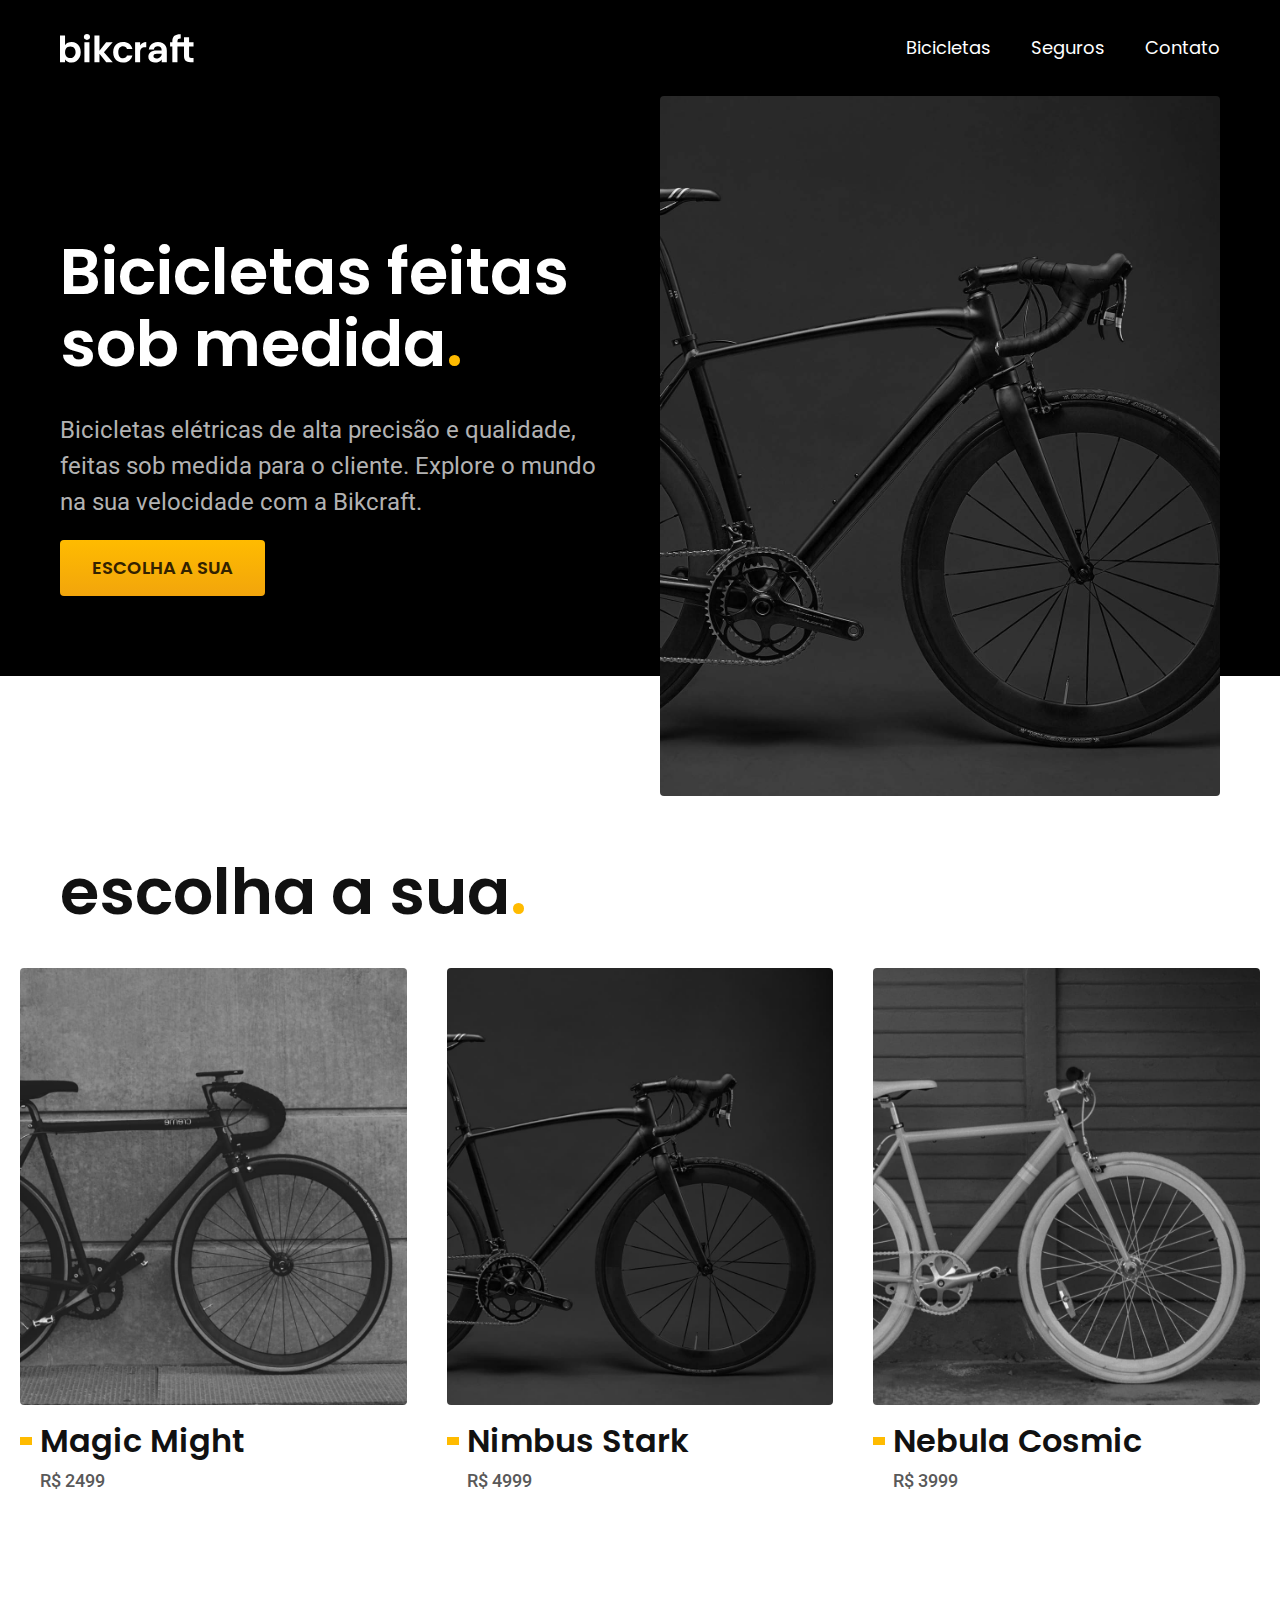
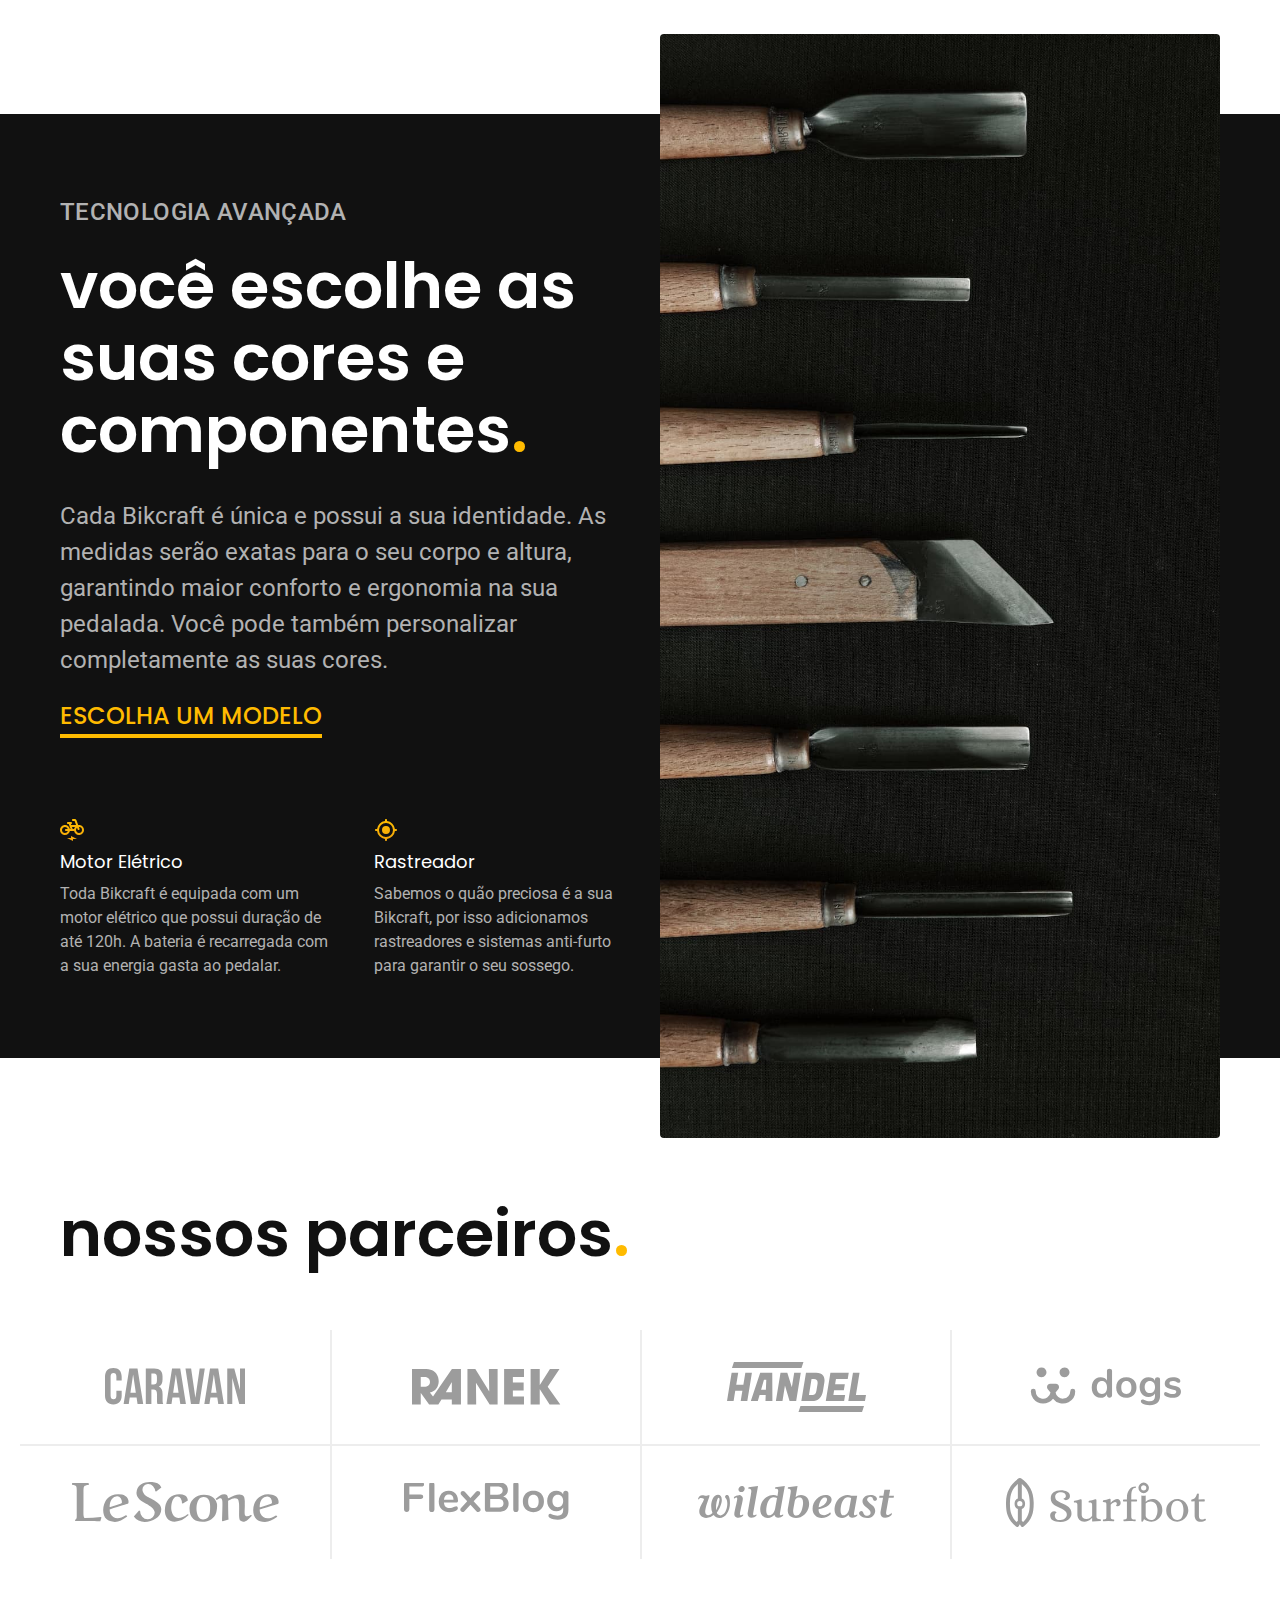
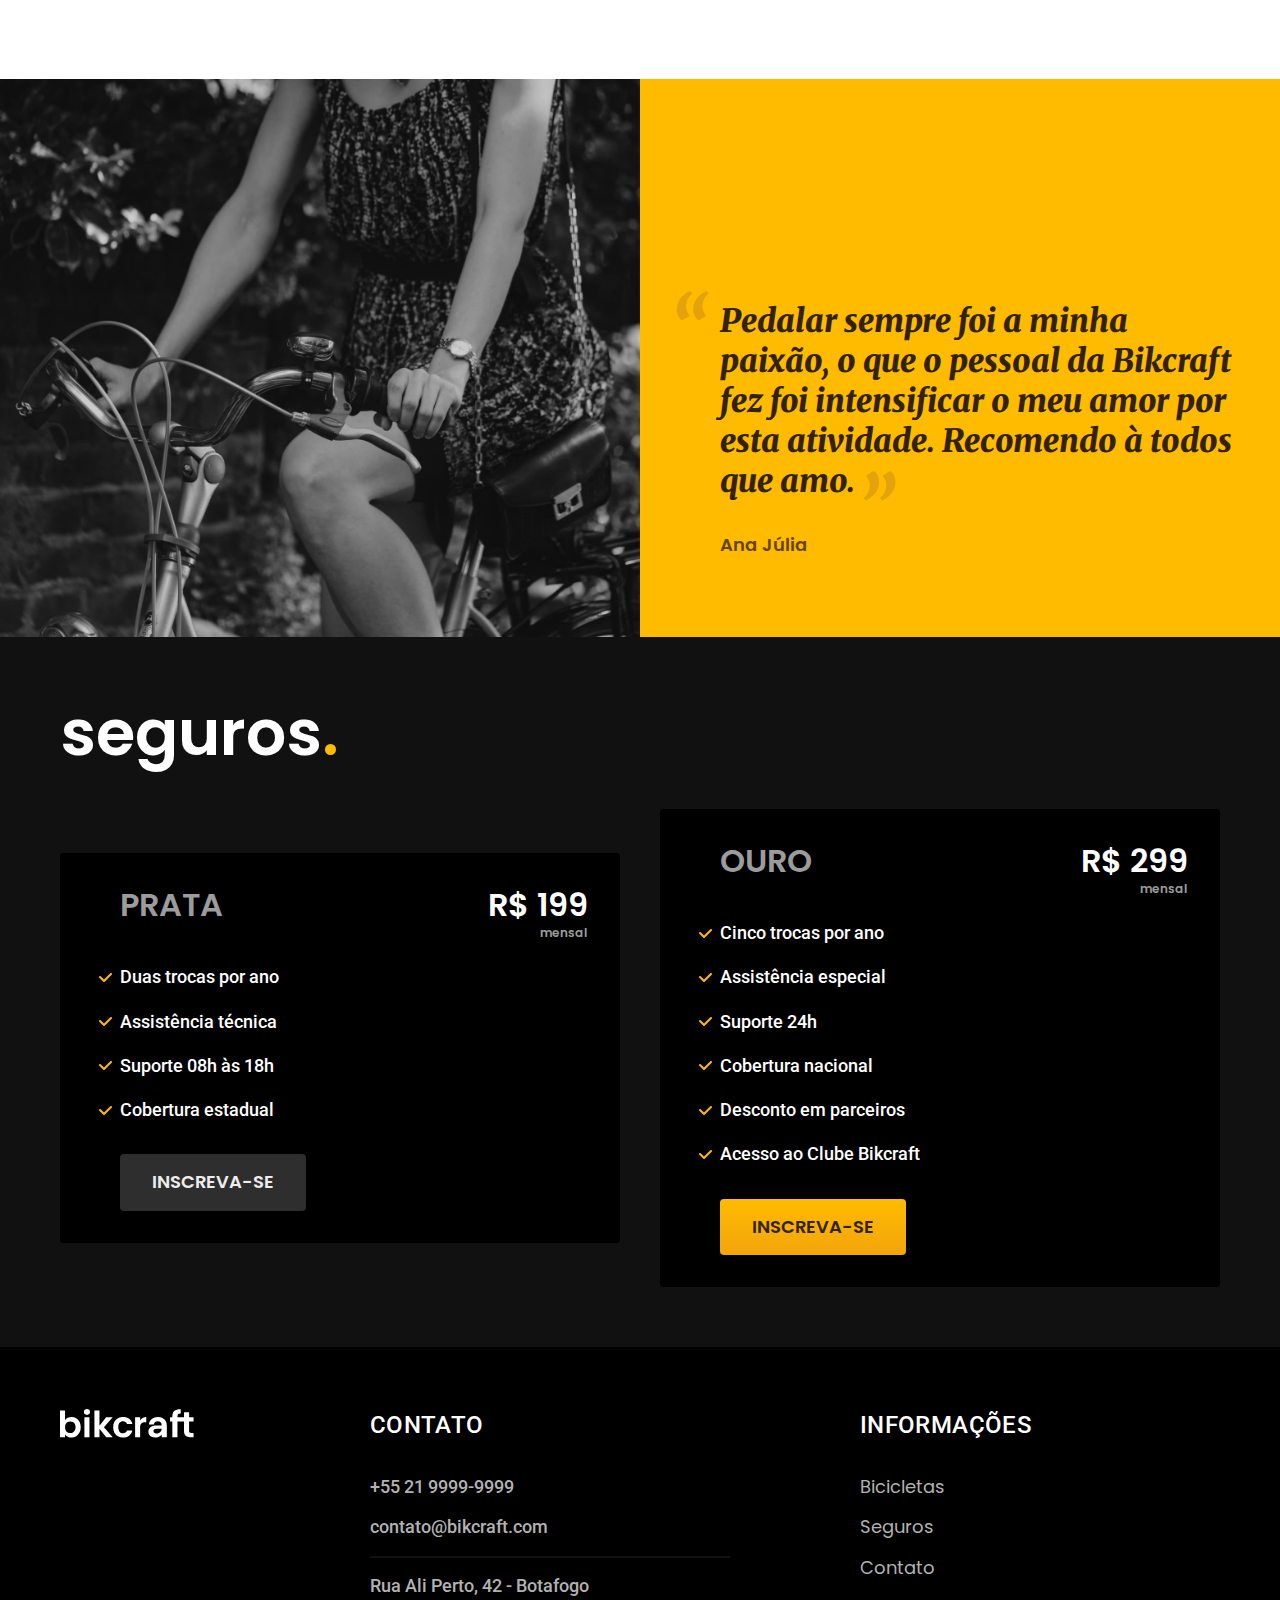
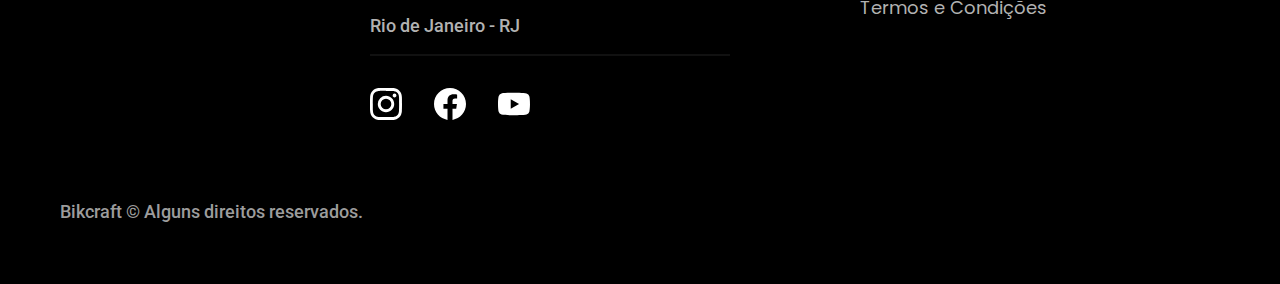
<file: index.html>
<!DOCTYPE html>
<html lang="pt-br">

<head>
  <meta charset="UTF-8">
  <meta name="viewport" content="width=device-width, initial-scale=1.0">
  <title>Bikcraft - Bicicletas Elétricas</title>
  <meta name="description" content="Bicicletas elétricas de alta precisão e qualidade, feitas sob medida para o cliente. Explore o mundo na sua velocidade com a Bikcraft.">
  <link rel="preload" href="./css/style.css" as="style">
  <link rel="stylesheet" href="./css/style.css">

  <link rel="preconnect" href="https://fonts.googleapis.com">
  <link rel="preconnect" href="https://fonts.gstatic.com" crossorigin>
  <link href="https://fonts.googleapis.com/css2?family=Poppins:wght@400;600&family=Roboto:wght@400;500&family=Merriweather:ital,wght@1,900&display=swap" rel="stylesheet">
</head>

<body>
  <header class="header-bg">
    <div class="header container">
      <a href="./"><img src="./img/bikcraft.svg" width="136" height="32" alt="Bikcraft"></a>
      <nav aria-label="primaria">
        <ul class="header-menu font-1-m c0">
          <li><a href="./bicicletas.html">Bicicletas</a></li>
          <li><a href="./seguros.html">Seguros</a></li>
          <li><a href="./contato.html">Contato</a></li>
        </ul>
      </nav>
    </div>
  </header>
  <main class="introducao-bg">
    <div class="introducao container">
      <div class="introducao-conteudo">
        <h1 class="font-1-xxl c0">Bicicletas feitas sob medida<span class="p1">.</span></h1>
        <p class="font-2-l c5">Bicicletas elétricas de alta precisão e qualidade, feitas sob medida para o cliente. Explore o mundo na sua velocidade com a Bikcraft.</p>
        <a class="botao" href="./bicicletas.html">Escolha a sua</a>
      </div>
      <picture>
        <source media="(max-width: 800px)" srcset="./img/bicicletas/nimbus.jpg">
        <img src="./img/fotos/introducao.jpg" width="1280" height="1600" alt="Bicicleta elétrica preta.">
      </picture>
    </div>
  </main>
  <article class="bicicletas-lista">
    <h2 class="container font-1-xxl">escolha a sua<span class="p1">.</span></h2>
    <ul>
      <li>
        <a href="./bicicletas/magic.html">
          <img src="./img/bicicletas/magic-home.jpg" width="920" height="1040" alt="Bicicleta preta">
          <h3 class="font-1-xl">Magic Might</h3>
          <span class="font-2-m c8">R$ 2499</span>
        </a>
      </li>
      <li>
        <a href="./bicicletas/nimbus.html">
          <img src="./img/bicicletas/nimbus-home.jpg" width="920" height="1040" alt="Bicicleta preta">
          <h3 class="font-1-xl">Nimbus Stark</h3>
          <span class="font-2-m c8">R$ 4999</span>
        </a>
      </li>
      <li>
        <a href="./bicicletas/nebula.html">
          <img src="./img/bicicletas/nebula-home.jpg" width="920" height="1040" alt="Bicicleta branca">
          <h3 class="font-1-xl">Nebula Cosmic</h3>
          <span class="font-2-m c8">R$ 3999</span>
        </a>
      </li>
    </ul>
  </article>
  <article class="tecnologia-bg">
    <div class="tecnologia container">
      <div class="tecnologia-conteudo">
        <span class="font-2-l-b c5">Tecnologia Avançada</span>
        <h2 class="font-1-xxl c0">você escolhe as suas cores e componentes<span class="p1">.</span></h2>
        <p class="font-2-l c5">Cada Bikcraft é única e possui a sua identidade. As medidas serão exatas para o seu corpo e altura, garantindo maior conforto e ergonomia na sua pedalada. Você pode também personalizar completamente as suas cores.</p>
        <a class="link" href="./bicicletas.html">ESCOLHA UM MODELO</a>
        <div class="tecnologia-vantagens">
          <div>
            <img src="./img/icones/eletrica.svg" width="24" height="24" alt="">
            <h3 class="font-1-m c0">Motor Elétrico</h3>
            <p class="font-2-s c5">Toda Bikcraft é equipada com um motor elétrico que possui duração de até 120h. A bateria é recarregada com a sua energia gasta ao pedalar.</p>
          </div>
          <div>
            <img src="./img/icones/rastreador.svg" width="24" height="24" alt="">
            <h3 class="font-1-m c0">Rastreador</h3>
            <p class="font-2-s c5">Sabemos o quão preciosa é a sua Bikcraft, por isso adicionamos rastreadores e sistemas anti-furto para garantir o seu sossego.</p>
          </div>
        </div>
      </div>
      <div class="tecnologia-img">
        <img src="./img/fotos/tecnologia.jpg" width="1200" height="1920" alt="">
      </div>
    </div>
  </article>
  <section class="parceiros" aria-label="Nossos Parceiros">
    <h2 class="container font-1-xxl">nossos parceiros<span class="p1">.</span></h2>
    <ul>
      <li><img src="./img/parceiros/caravan.svg" width="140" height="38" alt="caravan"></li>
      <li><img src="./img/parceiros/ranek.svg" width="149" height="36" alt="ranek"></li>
      <li><img src="./img/parceiros/handel.svg" width="139" height="50" alt="handel"></li>
      <li><img src="./img/parceiros/dogs.svg" width="152" height="39" alt="dogs"></li>
      <li><img src="./img/parceiros/lescone.svg" width="208" height="41" alt="lescone"></li>
      <li><img src="./img/parceiros/flexblog.svg" width="165" height="38" alt="flexblog"></li>
      <li><img src="./img/parceiros/wildbeast.svg" width="196" height="34" alt="wildbeast"></li>
      <li><img src="./img/parceiros/surfbot.svg" width="200" height="49" alt="surfbot"></li>
    </ul>
  </section>
  <section class="depoimento" aria-label="Depoimento">
    <div>
      <img src="./img/fotos/depoimento.jpg" width="1560" height="1360" alt="Pessoa pedalando uma bicicleta Bikcraft">
    </div>
    <div class="depoimento-conteudo">
      <blockquote class="font-1-xl p5">
        <p>Pedalar sempre foi a minha paixão, o que o pessoal da Bikcraft fez foi intensificar o meu amor por esta atividade. Recomendo à todos que amo.</p>
      </blockquote>
      <span class="font-1-m-b p4">Ana Júlia</span>
    </div>
  </section>
  <article class="seguros-bg">
    <div class="seguros container">
      <h2 class="font-1-xxl c0">seguros<span class="p1">.</span></h2>
      <div class="seguros-item">
        <h3 class="font-1-xl c6">PRATA</h3>
        <span class="font-1-xl c0">R$ 199<span class="font-1-xs c6">mensal</span></span>
        <ul class="font-2-m c0">
          <li>Duas trocas por ano</li>
          <li>Assistência técnica</li>
          <li>Suporte 08h às 18h</li>
          <li>Cobertura estadual</li>
        </ul>
        <a class="botao secundario" href="./orcamento.html">Inscreva-se</a>
      </div>
      <div class="seguros-item">
        <h3 class="font-1-xl c6">OURO</h3>
        <span class="font-1-xl c0">R$ 299<span class="font-1-xs c6">mensal</span></span>
        <ul class="font-2-m c0">
          <li>Cinco trocas por ano</li>
          <li>Assistência especial</li>
          <li>Suporte 24h</li>
          <li>Cobertura nacional</li>
          <li>Desconto em parceiros</li>
          <li>Acesso ao Clube Bikcraft</li>
        </ul>
        <a class="botao" href="./orcamento.html">Inscreva-se</a>
      </div>
    </div>
  </article>
  <footer class="footer-bg">
    <div class="footer container">
      <img src="./img/bikcraft.svg" width="136" height="32" alt="Bikcraft">
      <div class="footer-contato">
        <h3 class="font-2-l-b c0">Contato</h3>
        <ul class="font-2-m c5">
          <li><a href="tel:++552199999999">+55 21 9999-9999</a></li>
          <li><a href="mailto:contato@bikcraft.com">contato@bikcraft.com</a></li>
          <li>Rua Ali Perto, 42 - Botafogo</li>
          <li> Rio de Janeiro - RJ</li>
        </ul>
        <div class="footer-redes">
          <a href="./">
            <img src="./img/redes/instagram.svg" width="32" height="32" alt="Instagram">
          </a>
          <a href="./">
            <img src="./img/redes/facebook.svg" width="32" height="32" alt="Facebook">
          </a>
          <a href="./">
            <img src="./img/redes/youtube.svg" width="32" height="32" alt="Youtube">
          </a>
        </div>
      </div>
      <div class="footer-info">
        <h3 class="font-2-l-b c0">Informações</h3>
        <nav>
          <ul class="font-1-m c5">
            <li><a href="./bicicletas.html">Bicicletas</a></li>
            <li><a href="./seguros.html">Seguros</a></li>
            <li><a href="./contato.html">Contato</a></li>
            <li><a href="./termos.html">Termos e Condições</a></li>
          </ul>
        </nav>
      </div>
      <p class="footer-copy font-2-m c6">Bikcraft © Alguns direitos reservados.</p>
    </div>
  </footer>
</body>

</html>
</file>
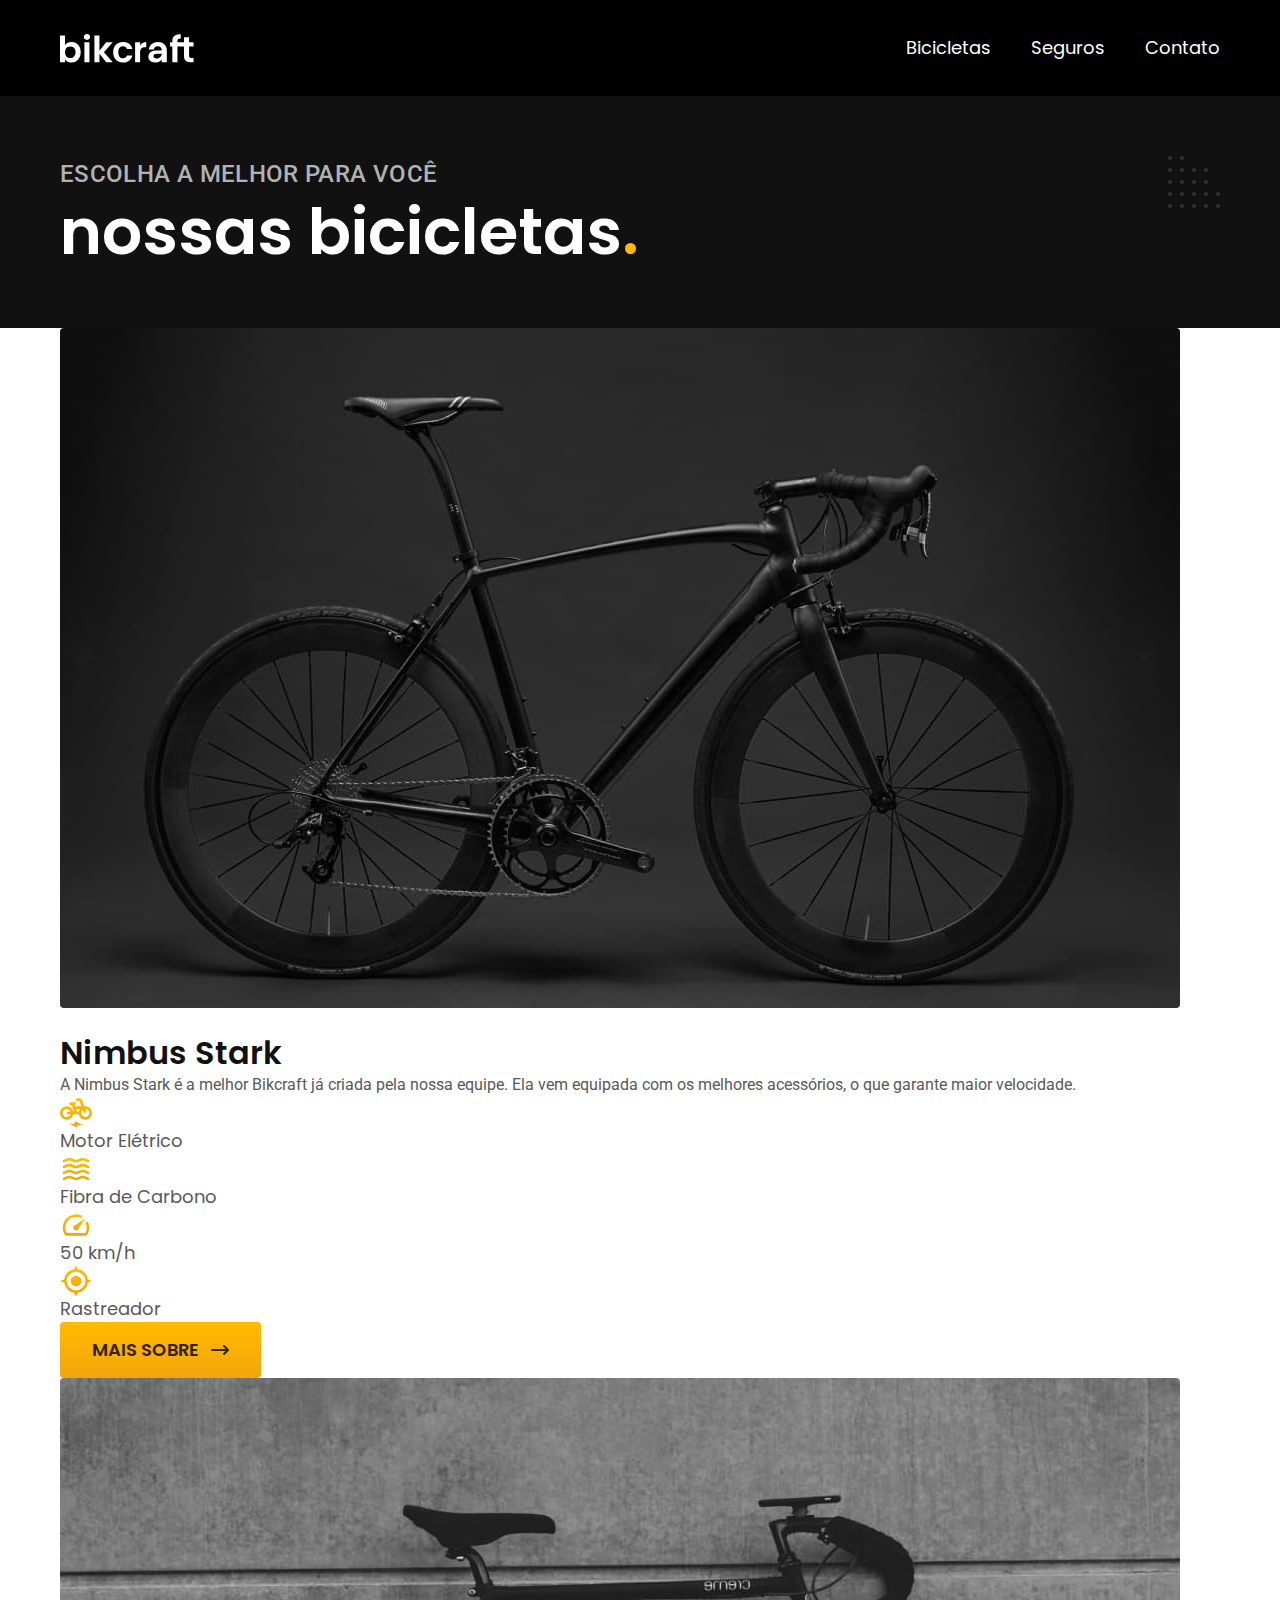
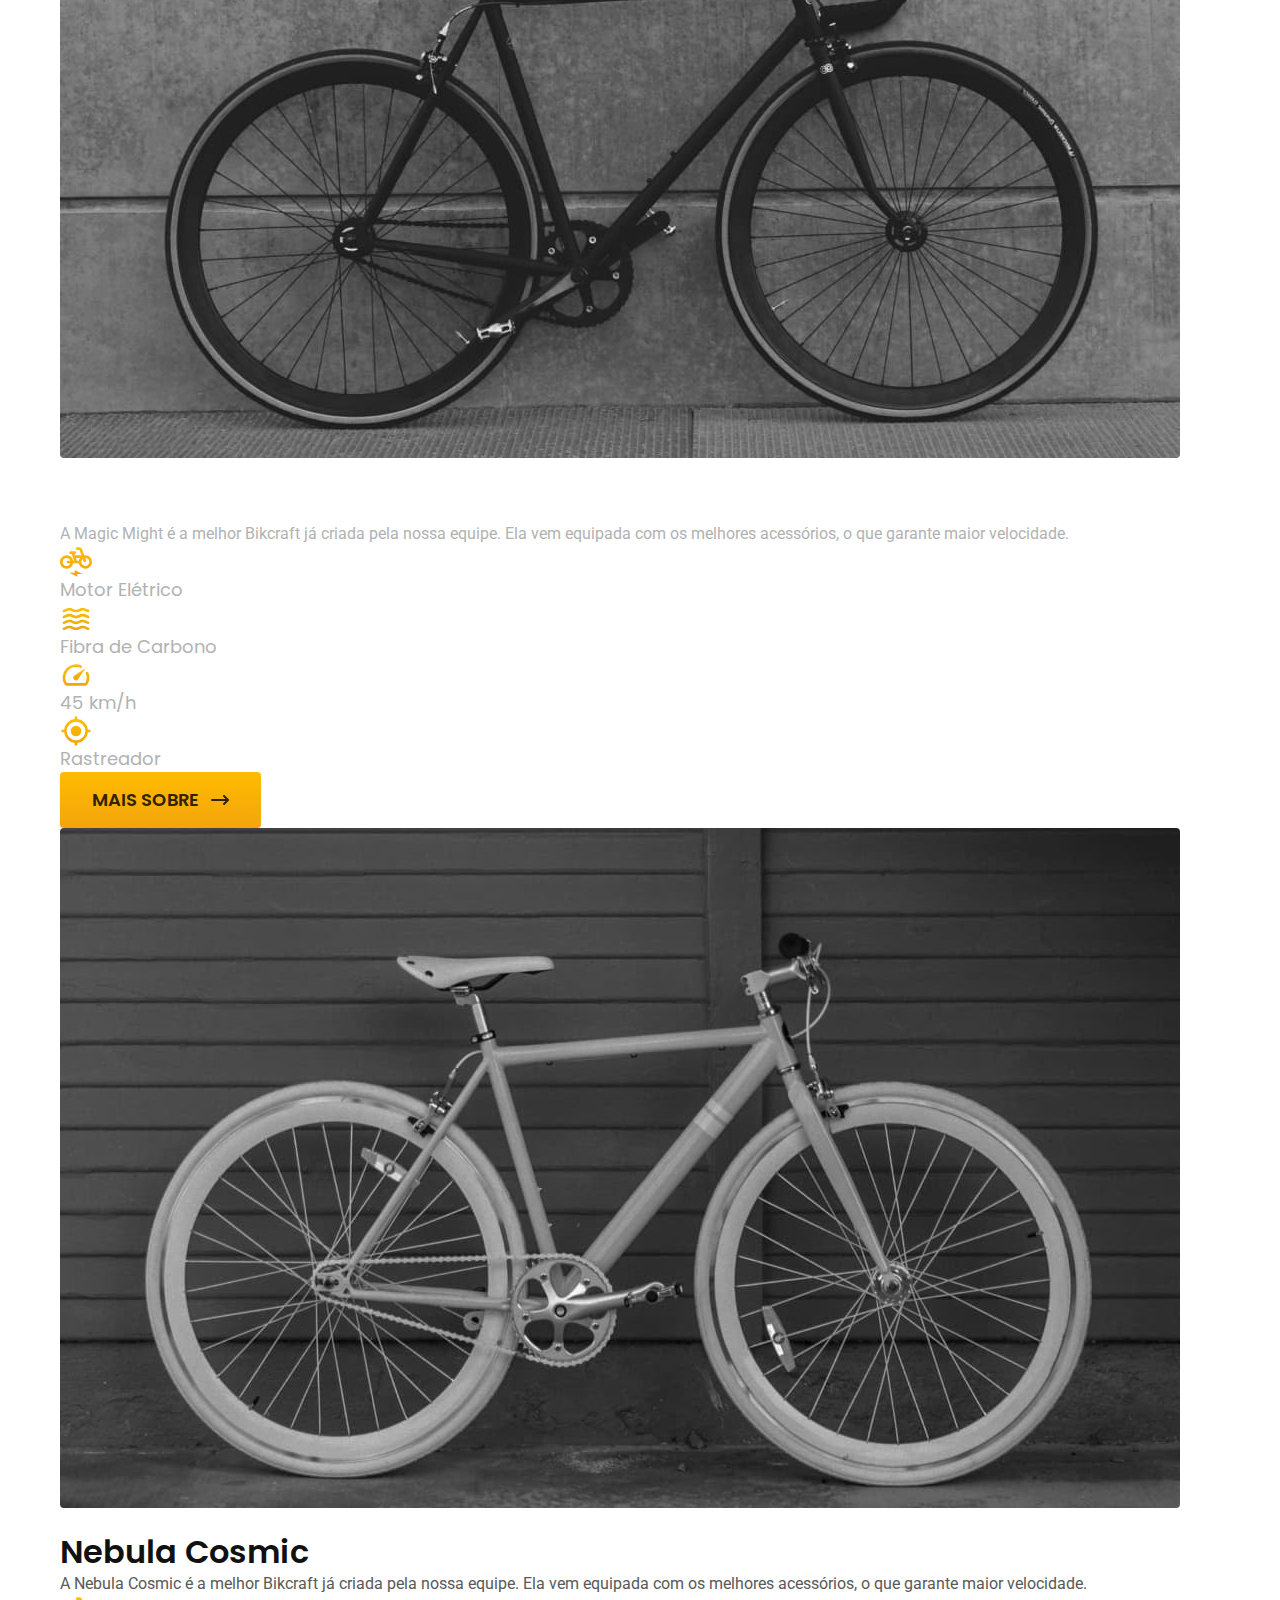
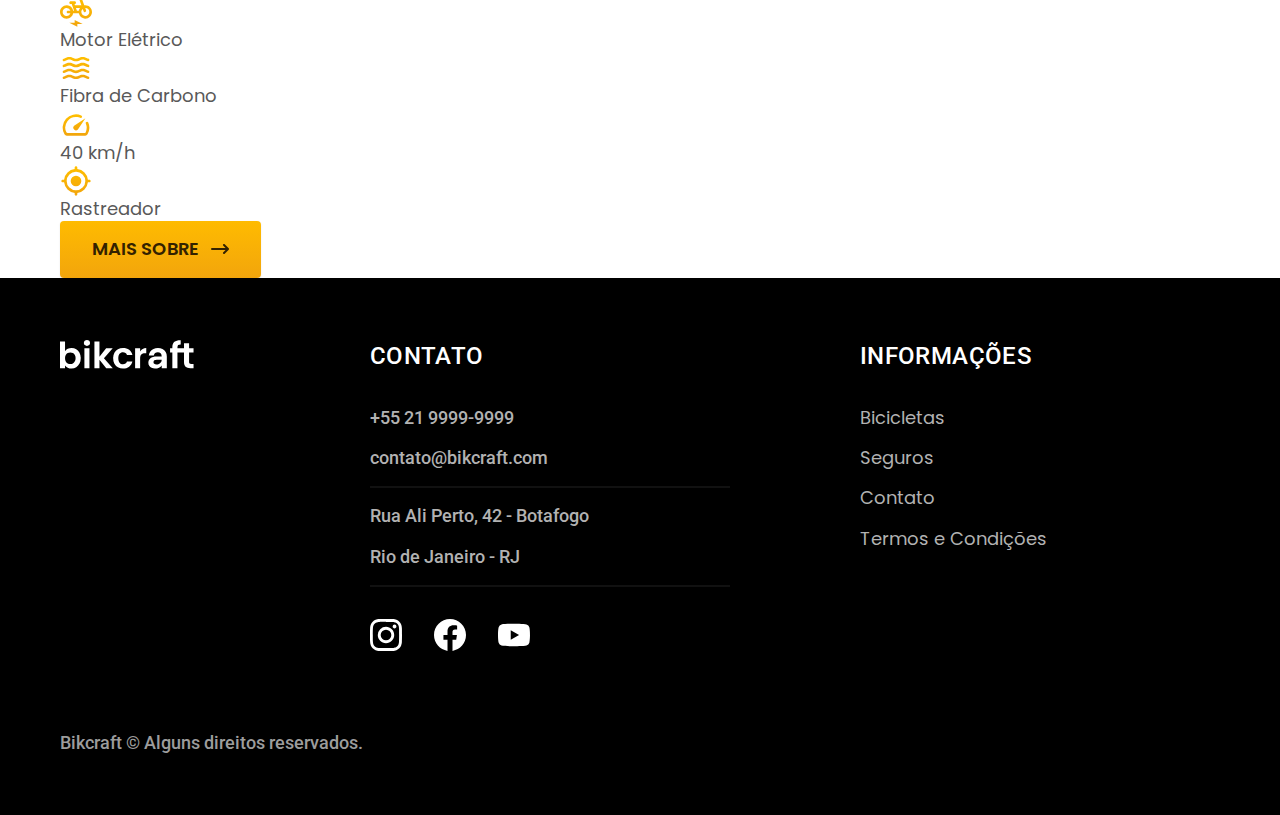
<file: bicicletas.html>
<!DOCTYPE html>
<html lang="pt-br">

<head>
  <meta charset="UTF-8">
  <meta name="viewport" content="width=device-width, initial-scale=1.0">
  <title>Bicicletas | Bikcraft</title>
  <meta name="description" content="Termos e condições.">
  <link rel="preload" href="./css/style.css" as="style">
  <link rel="stylesheet" href="./css/style.css">

  <link rel="preconnect" href="https://fonts.googleapis.com">
  <link rel="preconnect" href="https://fonts.gstatic.com" crossorigin>
  <link href="https://fonts.googleapis.com/css2?family=Poppins:wght@400;600&family=Roboto:wght@400;500&family=Merriweather:ital,wght@1,900&display=swap" rel="stylesheet">
</head>

<body id="bicicletas">
  <header class="header-bg">
    <div class="header container">
      <a href="./"><img src="./img/bikcraft.svg" width="136" height="32" alt="Bikcraft"></a>
      <nav aria-label="primaria">
        <ul class="header-menu font-1-m c0">
          <li><a href="./bicicletas.html">Bicicletas</a></li>
          <li><a href="./seguros.html">Seguros</a></li>
          <li><a href="./contato.html">Contato</a></li>
        </ul>
      </nav>
    </div>
  </header>
  <main>
    <div class="titulo-bg">
      <div class="titulo container">
        <p class="font-2-l-b c5">Escolha a melhor para você</p>
        <h1 class="font-1-xxl c0">nossas bicicletas<span class="p1">.</span></h1>
      </div>
    </div>
    <div class="bicicletas container">
      <div class="bicicletas-img">
        <img src="./img/bicicletas/nimbus.jpg" width="1120" height="680" alt="Bicicleta Preta">
        <span class="font-2-m c0">R$ 4999</span>
      </div>
      <div class="bicicletas-conteudo">
        <h2 class="font-1-xl">Nimbus Stark</h2>
        <p class="font-2-s c8">A Nimbus Stark é a melhor Bikcraft já criada pela nossa equipe. Ela vem equipada com os melhores acessórios, o que garante maior velocidade.</p>
        <ul class="font-1-m c8">
          <li><img src="./img/icones/eletrica.svg" width="32" height="32" alt="">Motor Elétrico</li>
          <li><img src="./img/icones/carbono.svg" width="32" height="32" alt="">Fibra de Carbono</li>
          <li><img src="./img/icones/velocidade.svg" width="32" height="32" alt="">50 km/h</li>
          <li><img src="./img/icones/rastreador.svg" width="32" height="32" alt="">Rastreador</li>
        </ul>
        <a class="botao seta" href="./bicicletas/nimbus.html">Mais Sobre</a>
      </div>
    </div>

    <div class="bicicletas-bg">
      <div class="bicicletas container">
        <div class="bicicletas-img">
          <img src="./img/bicicletas/magic.jpg" width="1120" height="680" alt="Bicicleta Preta">
          <span class="font-2-m c0">R$ 2499</span>
        </div>
        <div class="bicicletas-conteudo">
          <h2 class="font-1-xl c0">Magic Might</h2>
          <p class="font-2-s c5">A Magic Might é a melhor Bikcraft já criada pela nossa equipe. Ela vem equipada com os melhores acessórios, o que garante maior velocidade.</p>
          <ul class="font-1-m c5">
            <li><img src="./img/icones/eletrica.svg" width="32" height="32" alt="">Motor Elétrico</li>
            <li><img src="./img/icones/carbono.svg" width="32" height="32" alt="">Fibra de Carbono</li>
            <li><img src="./img/icones/velocidade.svg" width="32" height="32" alt="">45 km/h</li>
            <li><img src="./img/icones/rastreador.svg" width="32" height="32" alt="">Rastreador</li>
          </ul>
          <a class="botao seta" href="./bicicletas/magic.html">Mais Sobre</a>
        </div>
      </div>
    </div>

    <div class="bicicletas container">
      <div class="bicicletas-img">
        <img src="./img/bicicletas/nebula.jpg" width="1120" height="680" alt="Bicicleta Preta">
        <span class="font-2-m c0">R$ 3999</span>
      </div>
      <div class="bicicletas-conteudo">
        <h2 class="font-1-xl">Nebula Cosmic</h2>
        <p class="font-2-s c8">A Nebula Cosmic é a melhor Bikcraft já criada pela nossa equipe. Ela vem equipada com os melhores acessórios, o que garante maior velocidade.</p>
        <ul class="font-1-m c8">
          <li><img src="./img/icones/eletrica.svg" width="32" height="32" alt="">Motor Elétrico</li>
          <li><img src="./img/icones/carbono.svg" width="32" height="32" alt="">Fibra de Carbono</li>
          <li><img src="./img/icones/velocidade.svg" width="32" height="32" alt="">40 km/h</li>
          <li><img src="./img/icones/rastreador.svg" width="32" height="32" alt="">Rastreador</li>
        </ul>
        <a class="botao seta" href="./bicicletas/nebula.html">Mais Sobre</a>
      </div>
    </div>
  </main>
  <footer class="footer-bg">
    <div class="footer container">
      <img src="./img/bikcraft.svg" width="136" height="32" alt="Bikcraft">
      <div class="footer-contato">
        <h3 class="font-2-l-b c0">Contato</h3>
        <ul class="font-2-m c5">
          <li><a href="tel:++552199999999">+55 21 9999-9999</a></li>
          <li><a href="mailto:contato@bikcraft.com">contato@bikcraft.com</a></li>
          <li>Rua Ali Perto, 42 - Botafogo</li>
          <li> Rio de Janeiro - RJ</li>
        </ul>
        <div class="footer-redes">
          <a href="./">
            <img src="./img/redes/instagram.svg" width="32" height="32" alt="Instagram">
          </a>
          <a href="./">
            <img src="./img/redes/facebook.svg" width="32" height="32" alt="Facebook">
          </a>
          <a href="./">
            <img src="./img/redes/youtube.svg" width="32" height="32" alt="Youtube">
          </a>
        </div>
      </div>
      <div class="footer-info">
        <h3 class="font-2-l-b c0">Informações</h3>
        <nav>
          <ul class="font-1-m c5">
            <li><a href="./bicicletas.html">Bicicletas</a></li>
            <li><a href="./seguros.html">Seguros</a></li>
            <li><a href="./contato.html">Contato</a></li>
            <li><a href="./termos.html">Termos e Condições</a></li>
          </ul>
        </nav>
      </div>
      <p class="footer-copy font-2-m c6">Bikcraft © Alguns direitos reservados.</p>
    </div>
  </footer>
</body>
</file>
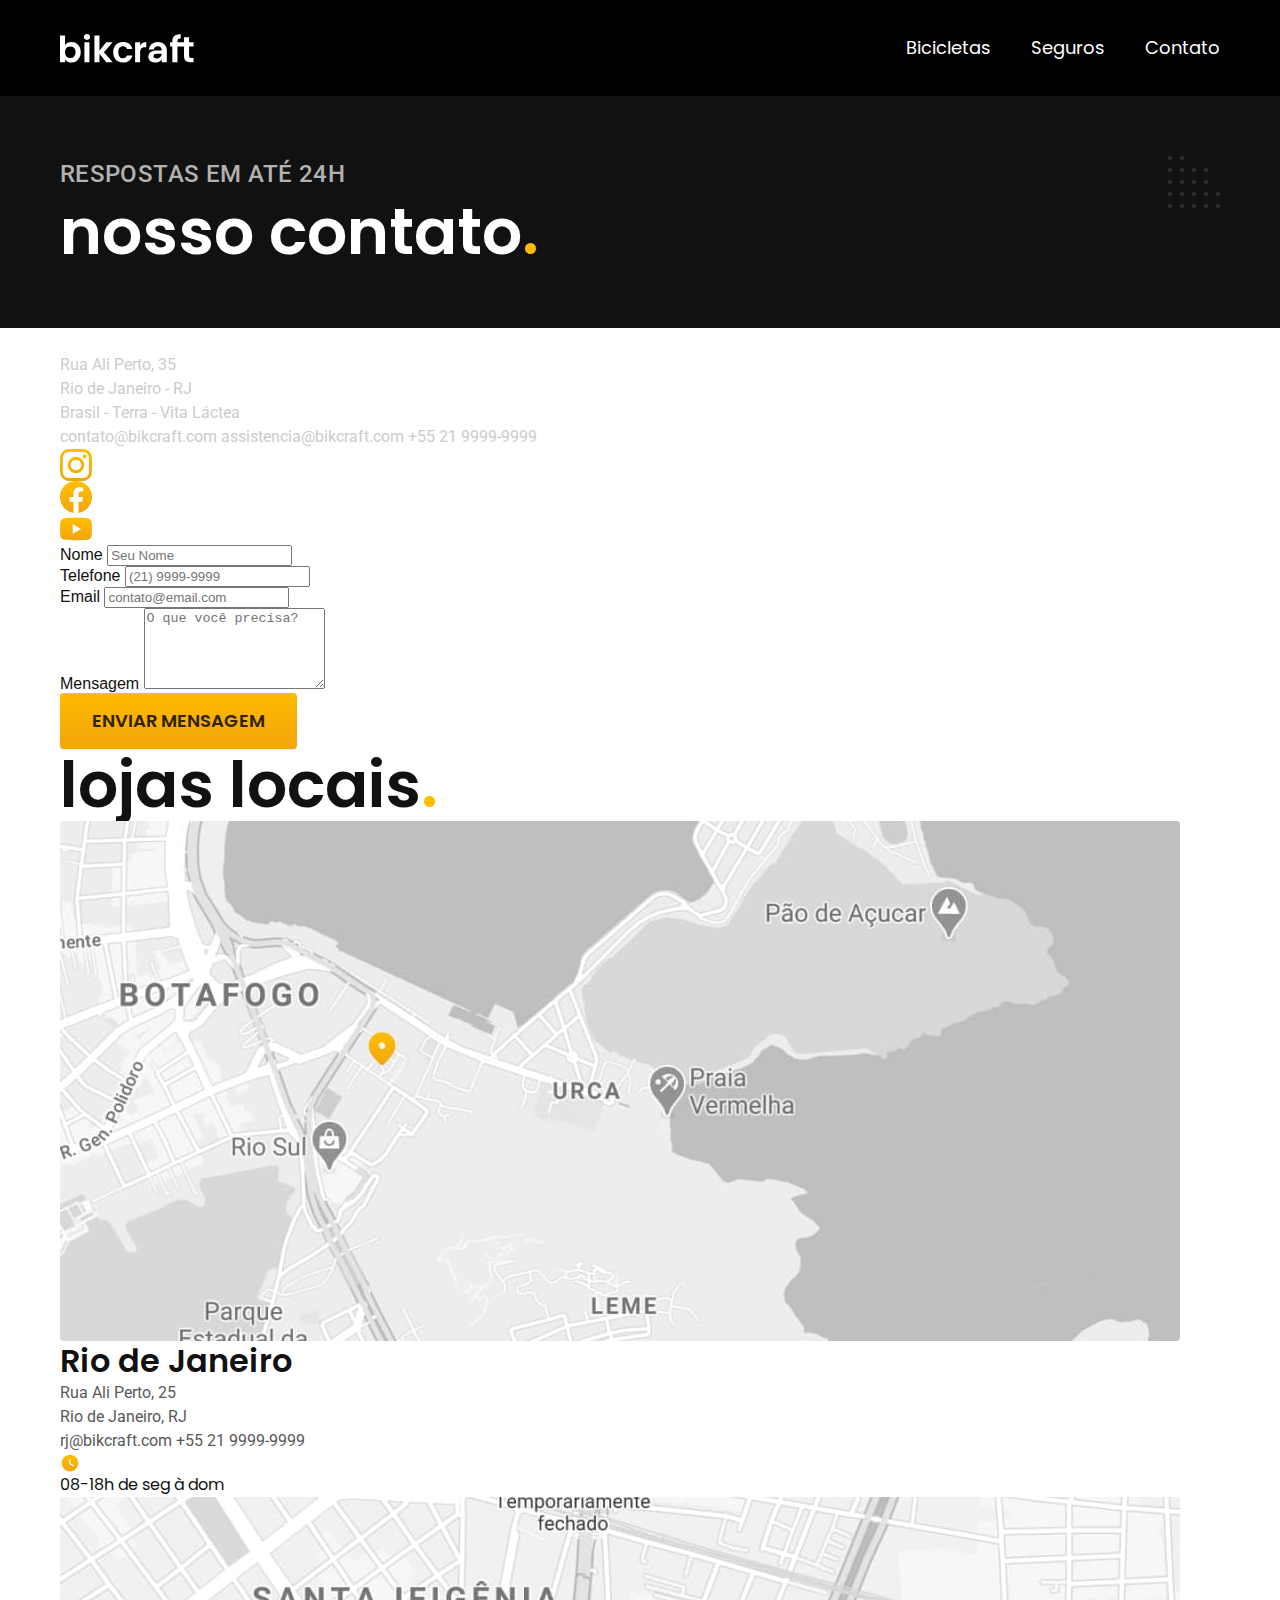
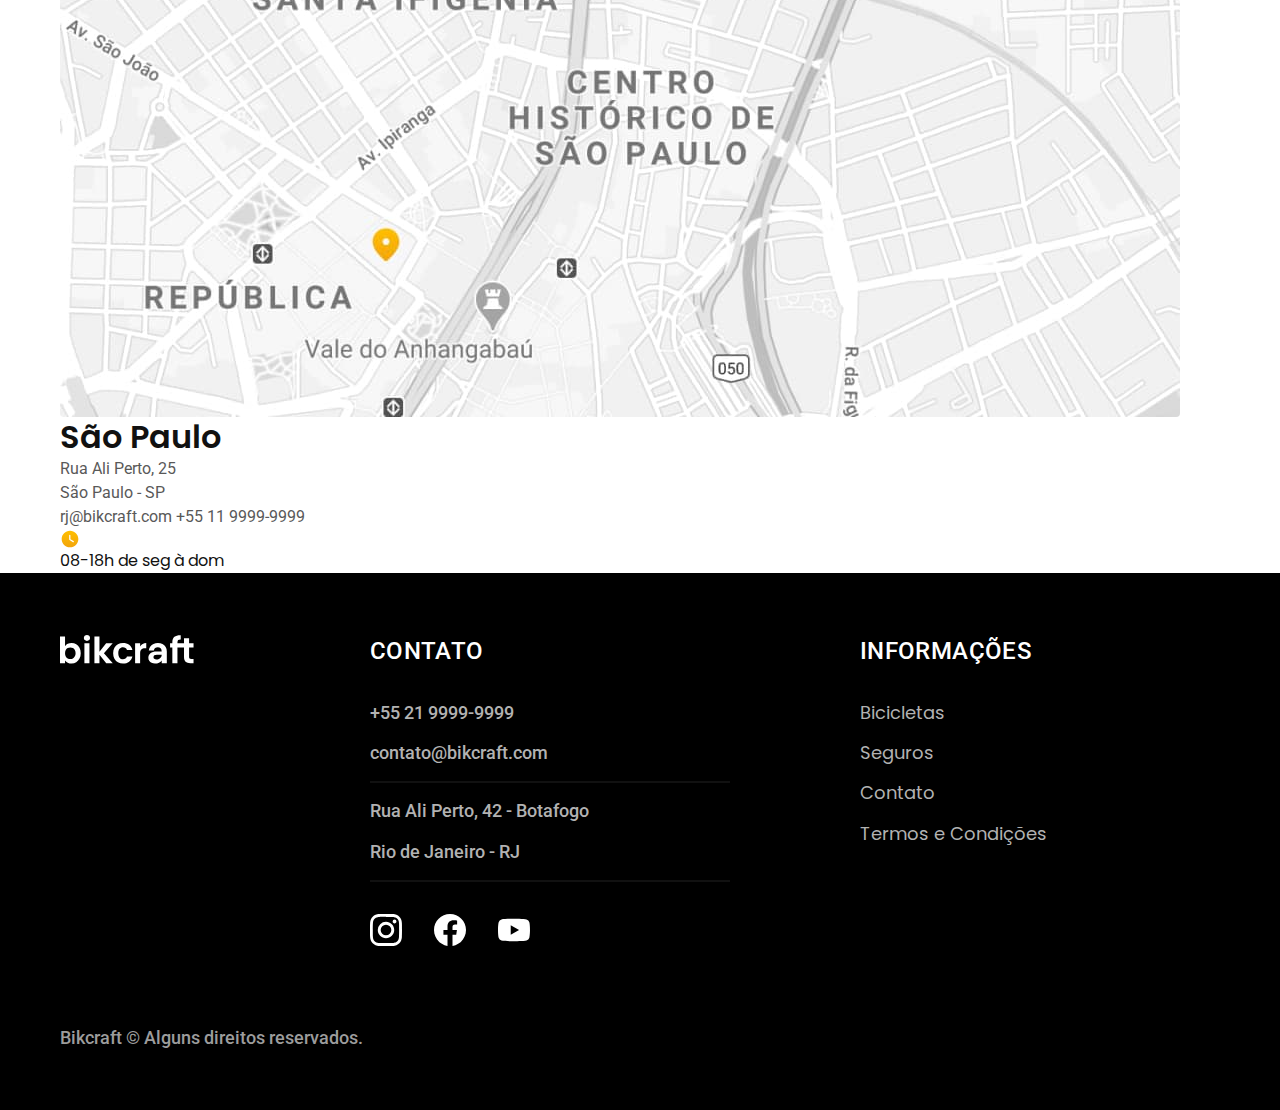
<file: contato.html>
<!DOCTYPE html>
<html lang="pt-br">

<head>
  <meta charset="UTF-8">
  <meta name="viewport" content="width=device-width, initial-scale=1.0">
  <title>Contato | Bikcraft</title>
  <meta name="description" content="Termos e condições.">
  <link rel="preload" href="./css/style.css" as="style">
  <link rel="stylesheet" href="./css/style.css">

  <link rel="preconnect" href="https://fonts.googleapis.com">
  <link rel="preconnect" href="https://fonts.gstatic.com" crossorigin>
  <link href="https://fonts.googleapis.com/css2?family=Poppins:wght@400;600&family=Roboto:wght@400;500&family=Merriweather:ital,wght@1,900&display=swap" rel="stylesheet">
</head>

<body id="contato">
  <header class="header-bg">
    <div class="header container">
      <a href="./"><img src="./img/bikcraft.svg" width="136" height="32" alt="Bikcraft"></a>
      <nav aria-label="primaria">
        <ul class="header-menu font-1-m c0">
          <li><a href="./bicicletas.html">Bicicletas</a></li>
          <li><a href="./seguros.html">Seguros</a></li>
          <li><a href="./contato.html">Contato</a></li>
        </ul>
      </nav>
    </div>
  </header>
  <main>
    <div class="titulo-bg">
      <div class="titulo container">
        <p class="font-2-l-b c5">Respostas em até 24h</p>
        <h1 class="font-1-xxl c0">nosso contato<span class="p1">.</span></h1>
      </div>
    </div>
    <div class="contato container">
      <section class="contato-dados" aria-label="Endereço">
        <h2 class="font-1-m c0">Loja Online</h2>
        <div class="contato-endereco font-2-s c4">
          <p>Rua Ali Perto, 35</p>
          <p>Rio de Janeiro - RJ</p>
          <p>Brasil - Terra - Vita Láctea</p>
        </div>
        <address class="contato-meios font-2-s c4">
          <a href="mailto:contato@bikcraft.com">contato@bikcraft.com</a>
          <a href="mailto:assistencia@bikcraft.com">assistencia@bikcraft.com</a>
          <a href="tel:++552199999999">+55 21 9999-9999</a>
        </address>
        <div class="contato-redes">
          <a href="./">
            <img src="./img/redes/instagram-p.svg" width="32" height="32" alt="Instagram">
          </a>
          <a href="./">
            <img src="./img/redes/facebook-p.svg" width="32" height="32" alt="Facebook">
          </a>
          <a href="./">
            <img src="./img/redes/youtube-p.svg" width="32" height="32" alt="Youtube">
          </a>
        </div>
      </section>
      <section class="contato-formulario" aria-label="Formulário">
        <form class="form" action="./contato.html">
          <div>
            <label for="nome">Nome</label>
            <input type="text" id="nome" name="nome" placeholder="Seu Nome">
          </div>
          <div>
            <label for="telefone">Telefone</label>
            <input type="text" id="telefone" name="telefone" placeholder="(21) 9999-9999">
          </div>
          <div class="col-2">
            <label for="email">Email</label>
            <input type="email" id="email" name="email" placeholder="contato@email.com">
          </div>
          <div class="col-2">
            <label for="mensagem">Mensagem</label>
            <textarea rows="5" id="mensagem" name="mensagem" placeholder="O que você precisa?"></textarea>
          </div>
          <button class="botao col-2">Enviar Mensagem</button>
        </form>
      </section>
    </div>
  </main>
  <article class="lojas container">
    <h2 class="font-1-xxl">lojas locais<span class="p1">.</span></h2>
    <div class="lojas-item">
      <img src="./img/lojas/rj.jpg" width="1120" height="520" alt="mapa marcando o endereço em rua Ali Perto, 25 Rio de Janeiro - RJ">
      <div class="lojas-conteudo">
        <h3 class="font-1-xl">Rio de Janeiro</h3>
        <div class="lojas-dados font-2-s c8">
          <p>Rua Ali Perto, 25</p>
          <p>Rio de Janeiro, RJ</p>
        </div>
        <div class="lojas-dados font-2-s c8">
          <a href="mailto:rj@bikcraft.com">rj@bikcraft.com</a>
          <a href="tel:++552199999999">+55 21 9999-9999</a>
        </div>
        <p class="lojas-tempo font-1-s"><img src="./img/icones/horario.svg" width="20" height="20" alt="">08-18h de seg à dom</p>
      </div>
    </div>
    <div class="lojas-item">
      <img src="./img/lojas/sp.jpg" width="1120" height="520" alt="mapa marcando o endereço em rua Ali Perto, 25 São Paulo - SP">
      <div class="lojas-conteudo">
        <h3 class="font-1-xl">São Paulo</h3>
        <div class="lojas-dados font-2-s c8">
          <p>Rua Ali Perto, 25</p>
          <p>São Paulo - SP</p>
        </div>
        <div class="lojas-dados font-2-s c8">
          <a href="mailto:rj@bikcraft.com">rj@bikcraft.com</a>
          <a href="tel:++551199999999">+55 11 9999-9999</a>
        </div>
        <p class="lojas-tempo font-1-s"><img src="./img/icones/horario.svg" width="20" height="20" alt="">08-18h de seg à dom</p>
      </div>
    </div>
  </article>
  <footer class="footer-bg">
    <div class="footer container">
      <img src="./img/bikcraft.svg" width="136" height="32" alt="Bikcraft">
      <div class="footer-contato">
        <h3 class="font-2-l-b c0">Contato</h3>
        <ul class="font-2-m c5">
          <li><a href="tel:++552199999999">+55 21 9999-9999</a></li>
          <li><a href="mailto:contato@bikcraft.com">contato@bikcraft.com</a></li>
          <li>Rua Ali Perto, 42 - Botafogo</li>
          <li> Rio de Janeiro - RJ</li>
        </ul>
        <div class="footer-redes">
          <a href="./">
            <img src="./img/redes/instagram.svg" width="32" height="32" alt="Instagram">
          </a>
          <a href="./">
            <img src="./img/redes/facebook.svg" width="32" height="32" alt="Facebook">
          </a>
          <a href="./">
            <img src="./img/redes/youtube.svg" width="32" height="32" alt="Youtube">
          </a>
        </div>
      </div>
      <div class="footer-info">
        <h3 class="font-2-l-b c0">Informações</h3>
        <nav>
          <ul class="font-1-m c5">
            <li><a href="./bicicletas.html">Bicicletas</a></li>
            <li><a href="./seguros.html">Seguros</a></li>
            <li><a href="./contato.html">Contato</a></li>
            <li><a href="./termos.html">Termos e Condições</a></li>
          </ul>
        </nav>
      </div>
      <p class="footer-copy font-2-m c6">Bikcraft © Alguns direitos reservados.</p>
    </div>
  </footer>
</body>
</file>
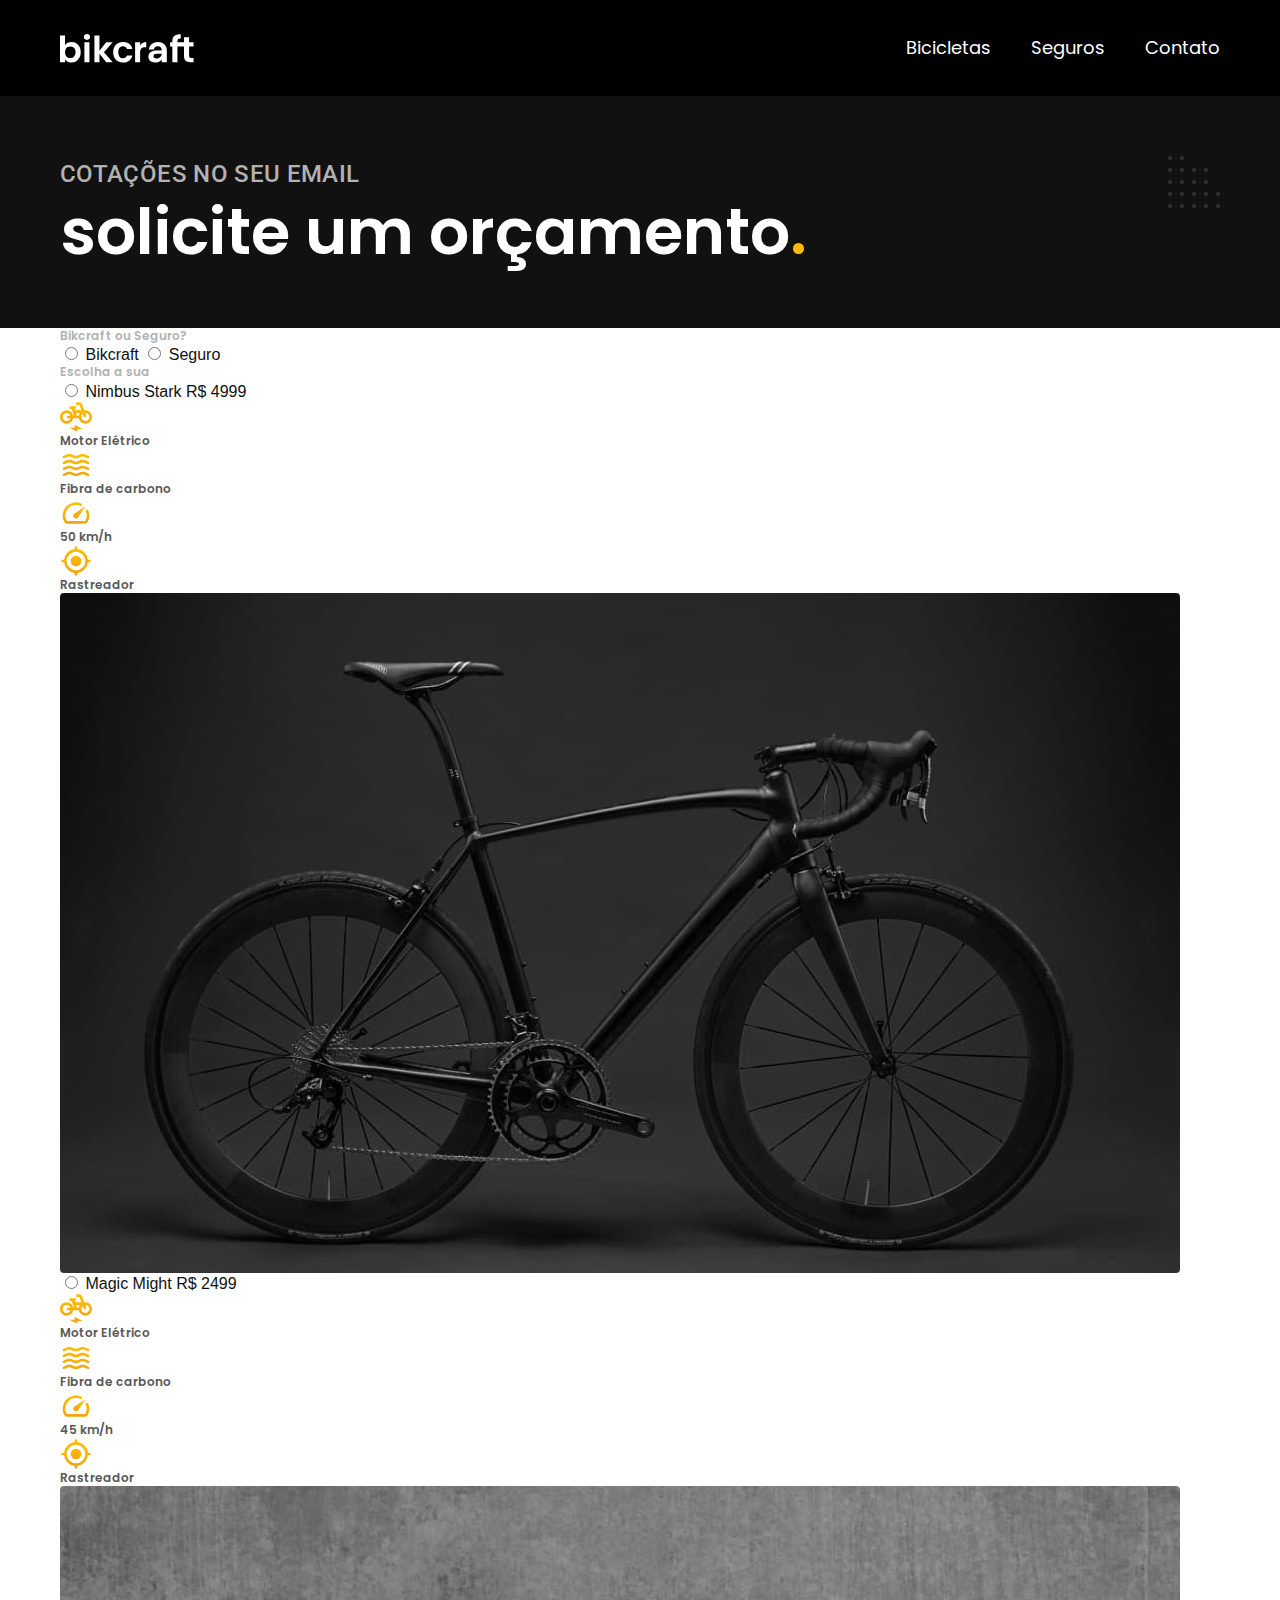
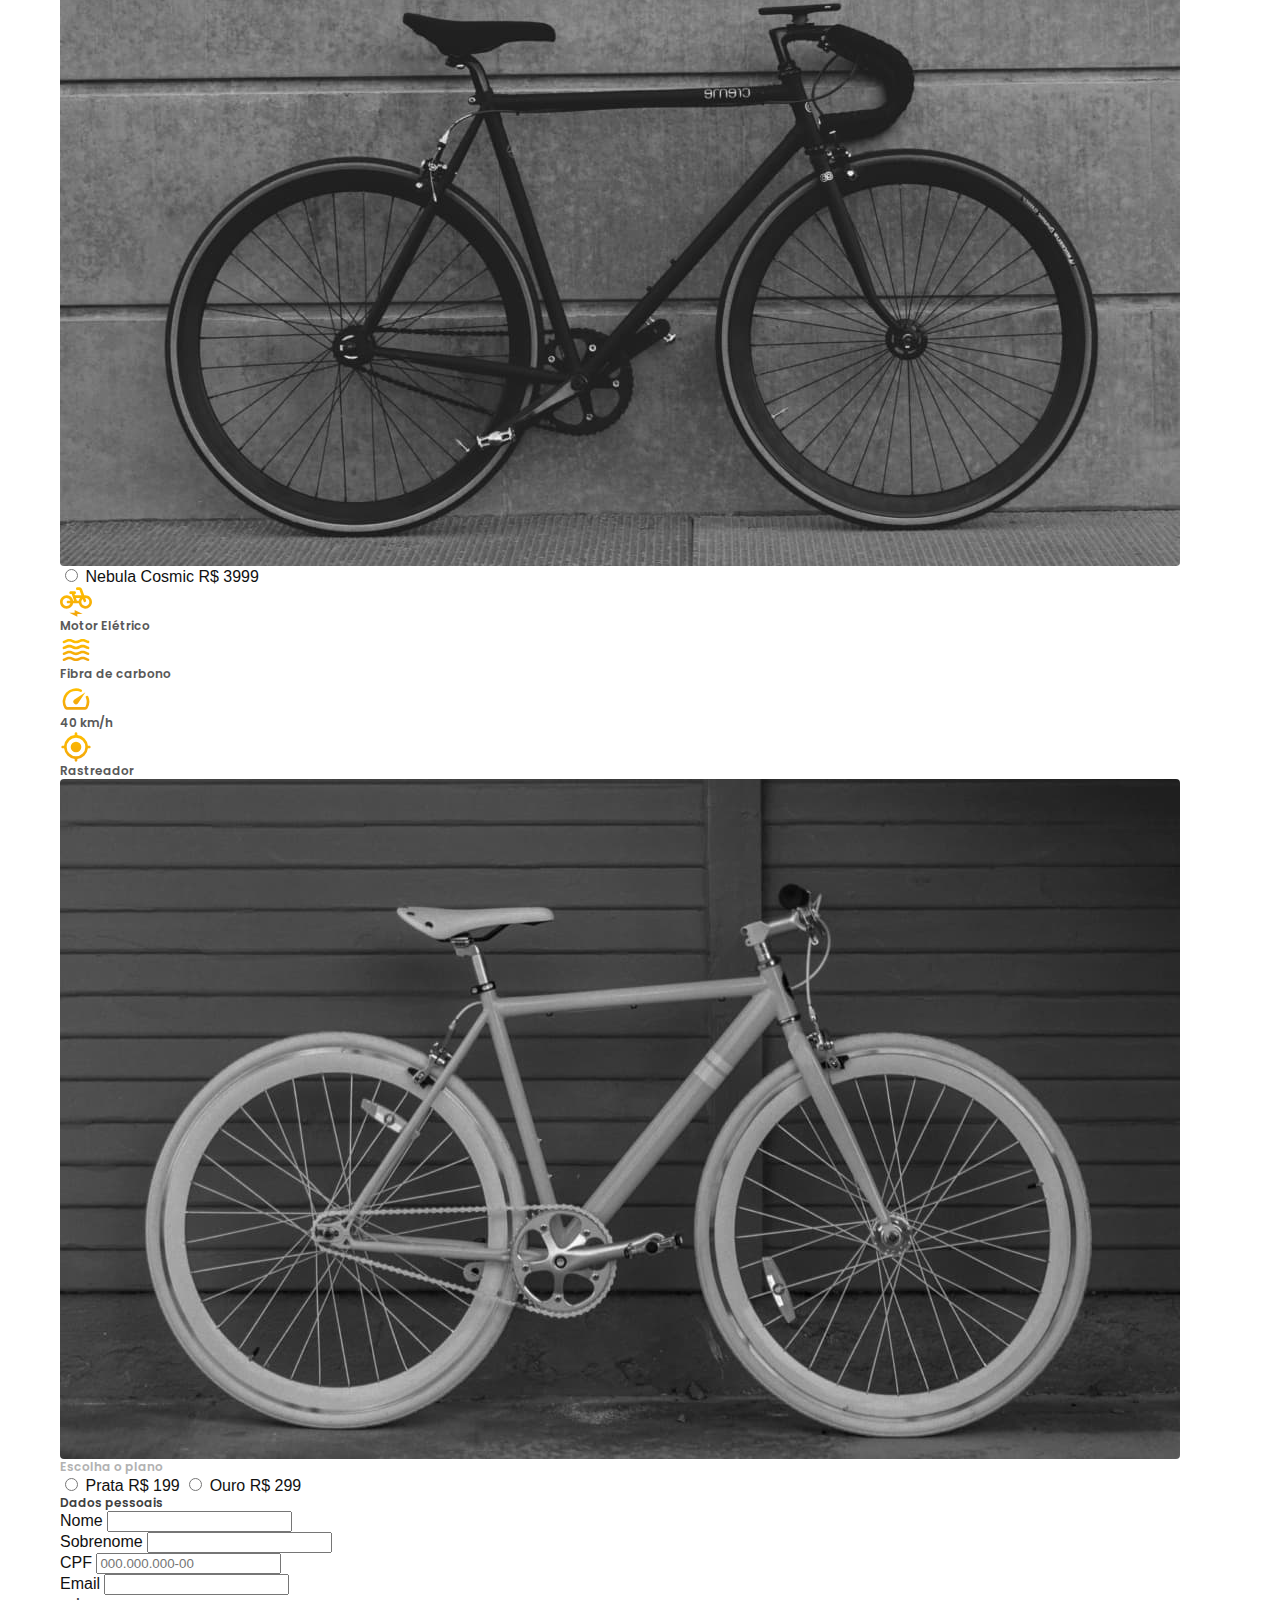
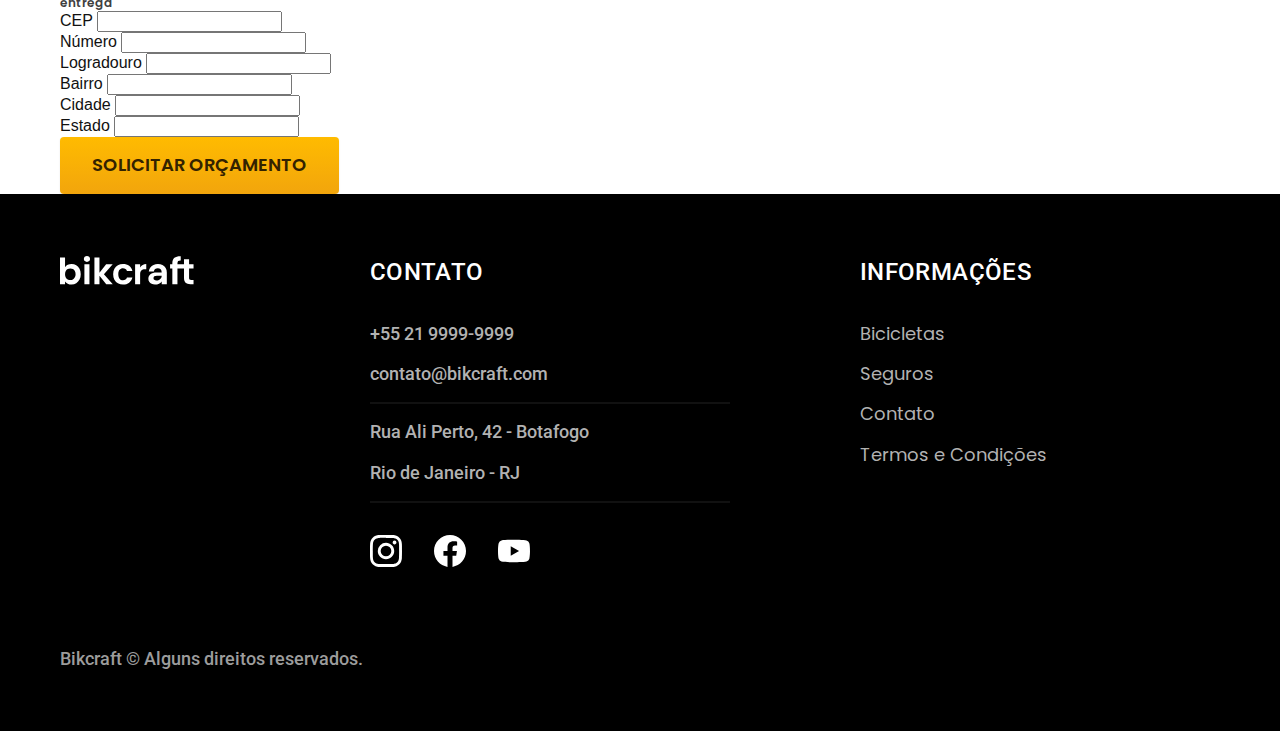
<file: orcamento.html>
<!DOCTYPE html>
<html lang="pt-br">

<head>
  <meta charset="UTF-8">
  <meta name="viewport" content="width=device-width, initial-scale=1.0">
  <title>Orçamento | Bikcraft</title>
  <meta name="description" content="Termos e condições.">
  <link rel="preload" href="./css/style.css" as="style">
  <link rel="stylesheet" href="./css/style.css">

  <link rel="preconnect" href="https://fonts.googleapis.com">
  <link rel="preconnect" href="https://fonts.gstatic.com" crossorigin>
  <link href="https://fonts.googleapis.com/css2?family=Poppins:wght@400;600&family=Roboto:wght@400;500&family=Merriweather:ital,wght@1,900&display=swap" rel="stylesheet">
</head>

<body id="orcamento">
  <header class="header-bg">
    <div class="header container">
      <a href="./"><img src="./img/bikcraft.svg" width="136" height="32" alt="Bikcraft"></a>
      <nav aria-label="primaria">
        <ul class="header-menu font-1-m c0">
          <li><a href="./bicicletas.html">Bicicletas</a></li>
          <li><a href="./seguros.html">Seguros</a></li>
          <li><a href="./contato.html">Contato</a></li>
        </ul>
      </nav>
    </div>
  </header>
  <main>
    <div class="titulo-bg">
      <div class="titulo container">
        <p class="font-2-l-b c5">COTAÇÕES NO SEU EMAIL</p>
        <h1 class="font-1-xxl c0">solicite um orçamento<span class="p1">.</span></h1>
      </div>
    </div>
    <form class="orcamento container" action="./">
      <div class="orcamento-produto">
        <h2 class="font-1-xs c5">Bikcraft ou Seguro?</h2>
        <input type="radio" name="tipo" value="bikcraft" id="bikcraft">
        <label for="bikcraft">Bikcraft</label>
        <input type="radio" name="tipo" value="seguro" id="seguro">
        <label for="seguro">Seguro</label>
        <div class="orcamento-conteudo" id="orcamento-bikcraft">
          <h2 class="font-1-xs c5">Escolha a sua</h2>
          <input type="radio" name="produto" value="nimbus" id="nimbus">
          <label for="nimbus">Nimbus Stark <span>R$ 4999</span></label>
          <div class="orcamento-detalhes">
            <ul class="font-1-xs c8">
              <li><img src="./img/icones/eletrica.svg" width="32" height="32" alt="">Motor Elétrico</li>
              <li><img src="./img/icones/carbono.svg" width="32" height="32" alt="">Fibra de carbono</li>
              <li><img src="./img/icones/velocidade.svg" width="32" height="32" alt="">50 km/h</li>
              <li><img src="./img/icones/rastreador.svg" width="32" height="32" alt="">Rastreador</li>
            </ul>
            <img src="./img/bicicletas/nimbus.jpg" width="1120" height="680" alt="Bicicleta Preta">
          </div>

          <input type="radio" name="produto" value="magic" id="magic">
          <label for="magic">Magic Might <span>R$ 2499</span></label>
          <div class="orcamento-detalhes">
            <ul class="font-1-xs c8">
              <li><img src="./img/icones/eletrica.svg" width="32" height="32" alt="">Motor Elétrico</li>
              <li><img src="./img/icones/carbono.svg" width="32" height="32" alt="">Fibra de carbono</li>
              <li><img src="./img/icones/velocidade.svg" width="32" height="32" alt="">45 km/h</li>
              <li><img src="./img/icones/rastreador.svg" width="32" height="32" alt="">Rastreador</li>
            </ul>
            <img src="./img/bicicletas/magic.jpg" width="1120" height="680" alt="Bicicleta Preta">
          </div>

          <input type="radio" name="produto" value="nebula" id="nebula">
          <label for="nebula">Nebula Cosmic <span>R$ 3999</span></label>
          <div class="orcamento-detalhes">
            <ul class="font-1-xs c8">
              <li><img src="./img/icones/eletrica.svg" width="32" height="32" alt="">Motor Elétrico</li>
              <li><img src="./img/icones/carbono.svg" width="32" height="32" alt="">Fibra de carbono</li>
              <li><img src="./img/icones/velocidade.svg" width="32" height="32" alt="">40 km/h</li>
              <li><img src="./img/icones/rastreador.svg" width="32" height="32" alt="">Rastreador</li>
            </ul>
            <img src="./img/bicicletas/nebula.jpg" width="1120" height="680" alt="Bicicleta Branca">
          </div>

        </div>
        <div class="orcamento-conteudo" id="orcamento-seguro">
          <h2 class="font-1-xs c5">Escolha o plano</h2>
          <input type="radio" name="produto" value="prata" id="prata">
          <label for="prata">Prata <span>R$ 199</span></label>
          <input type="radio" name="produto" value="ouro" id="ouro">
          <label for="ouro">Ouro <span>R$ 299</span></label>
        </div>
      </div>
      <div class="orcamento-dados form">
        <h2 class="font-1-xs c9 col-2">Dados pessoais</h2>
        <div>
          <label for="nome">Nome</label>
          <input type="text" id="nome" name="nome">
        </div>
        <div>
          <label for="sobrenome">Sobrenome</label>
          <input type="text" id="sobrenome" name="sobrenome">
        </div>
        <div class="col-2">
          <label for="cpf">CPF</label>
          <input type="text" id="cpf" name="cpf" placeholder="000.000.000-00">
        </div>
        <div class="col-2">
          <label for="email">Email</label>
          <input type="email" id="email" name="email">
        </div>
        <h2 class="font-1-xs c9 col-2">entrega</h2>
        <div>
          <label for="cep">CEP</label>
          <input type="text" id="cep" name="cep">
        </div>
        <div>
          <label for="numero">Número</label>
          <input type="text" id="numero" name="numero">
        </div>
        <div>
          <label for="logradouro">Logradouro</label>
          <input type="text" id="logradouro" name="logradouro">
        </div>
        <div>
          <label for="bairro">Bairro</label>
          <input type="text" id="bairro" name="bairro">
        </div>
        <div>
          <label for="cidade">Cidade</label>
          <input type="text" id="cidade" name="cidade">
        </div>
        <div>
          <label for="estado">Estado</label>
          <input type="text" id="estado" name="estado">
        </div>
        <button class="botao col-2">Solicitar Orçamento</button>
      </div>
    </form>
  </main>
  <footer class="footer-bg">
    <div class="footer container">
      <img src="./img/bikcraft.svg" width="136" height="32" alt="Bikcraft">
      <div class="footer-contato">
        <h3 class="font-2-l-b c0">Contato</h3>
        <ul class="font-2-m c5">
          <li><a href="tel:++552199999999">+55 21 9999-9999</a></li>
          <li><a href="mailto:contato@bikcraft.com">contato@bikcraft.com</a></li>
          <li>Rua Ali Perto, 42 - Botafogo</li>
          <li> Rio de Janeiro - RJ</li>
        </ul>
        <div class="footer-redes">
          <a href="./">
            <img src="./img/redes/instagram.svg" width="32" height="32" alt="Instagram">
          </a>
          <a href="./">
            <img src="./img/redes/facebook.svg" width="32" height="32" alt="Facebook">
          </a>
          <a href="./">
            <img src="./img/redes/youtube.svg" width="32" height="32" alt="Youtube">
          </a>
        </div>
      </div>
      <div class="footer-info">
        <h3 class="font-2-l-b c0">Informações</h3>
        <nav>
          <ul class="font-1-m c5">
            <li><a href="./bicicletas.html">Bicicletas</a></li>
            <li><a href="./seguros.html">Seguros</a></li>
            <li><a href="./contato.html">Contato</a></li>
            <li><a href="./termos.html">Termos e Condições</a></li>
          </ul>
        </nav>
      </div>
      <p class="footer-copy font-2-m c6">Bikcraft © Alguns direitos reservados.</p>
    </div>
  </footer>
</body>
</file>
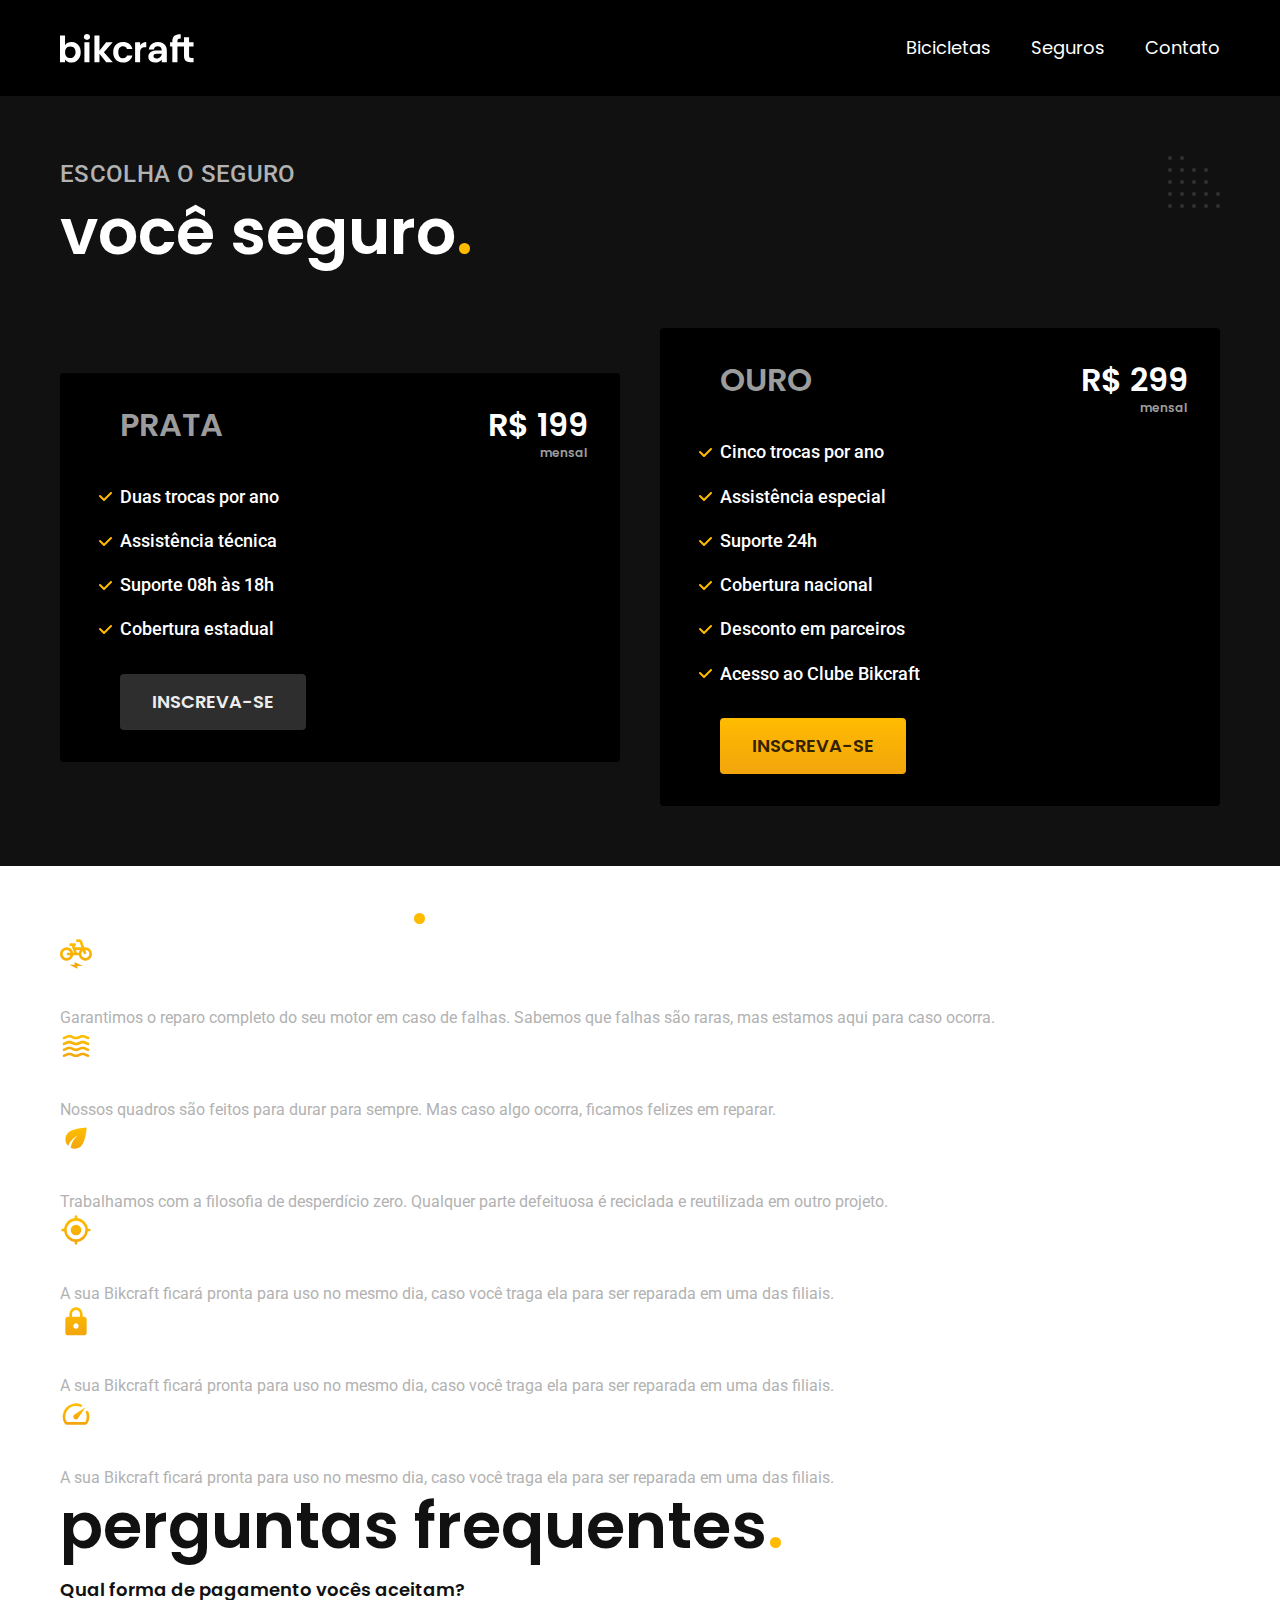
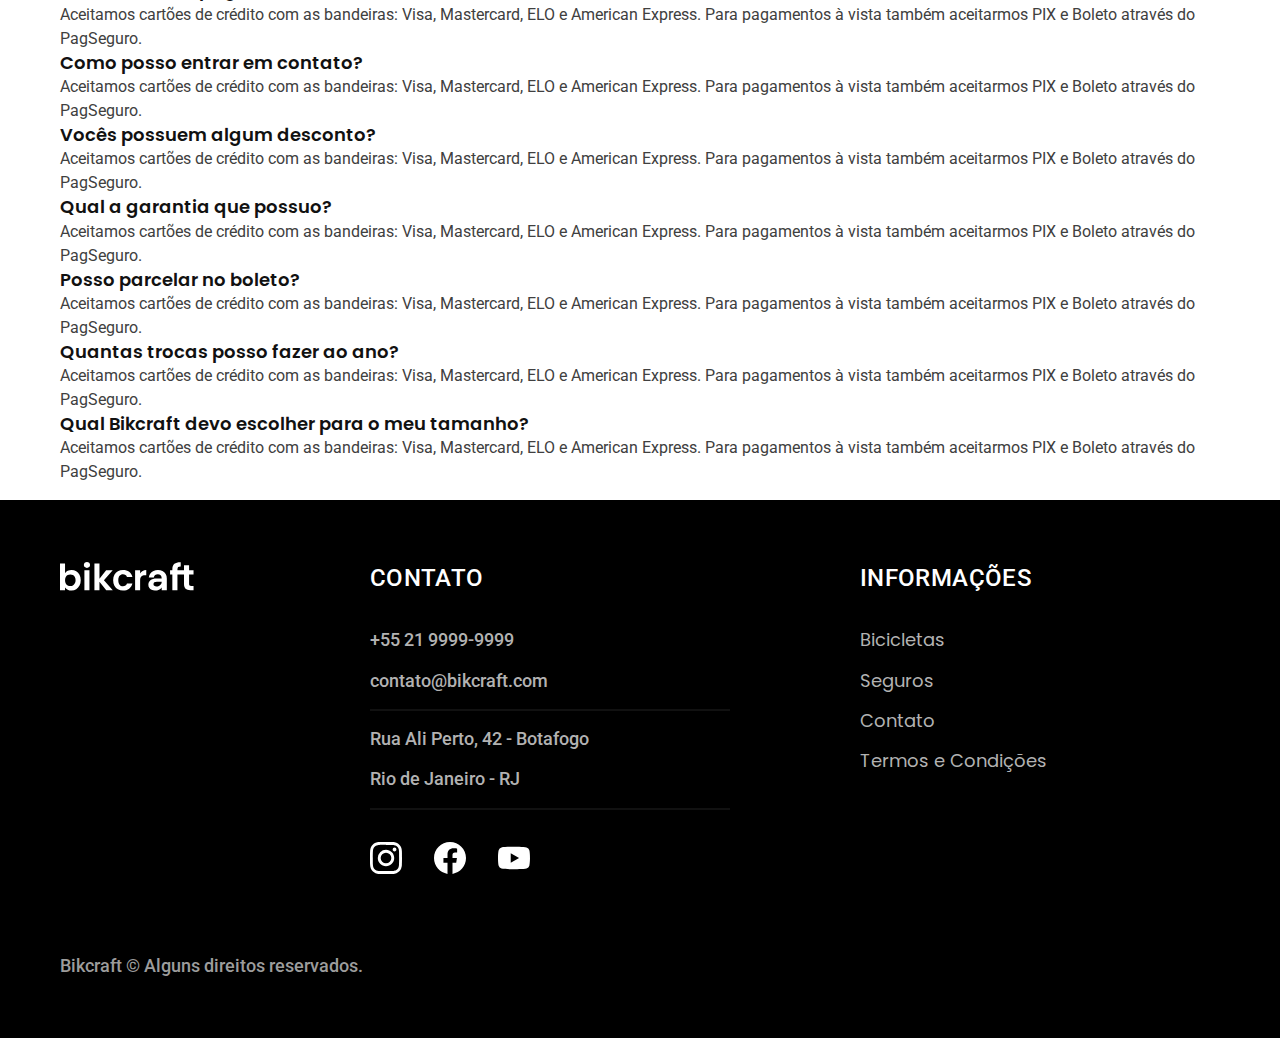
<file: seguros.html>
<!DOCTYPE html>
<html lang="pt-br">

<head>
  <meta charset="UTF-8">
  <meta name="viewport" content="width=device-width, initial-scale=1.0">
  <title>Seguros | Bikcraft</title>
  <meta name="description" content="Termos e condições.">
  <link rel="preload" href="./css/style.css" as="style">
  <link rel="stylesheet" href="./css/style.css">

  <link rel="preconnect" href="https://fonts.googleapis.com">
  <link rel="preconnect" href="https://fonts.gstatic.com" crossorigin>
  <link href="https://fonts.googleapis.com/css2?family=Poppins:wght@400;600&family=Roboto:wght@400;500&family=Merriweather:ital,wght@1,900&display=swap" rel="stylesheet">
</head>

<body id="seguros">
  <header class="header-bg">
    <div class="header container">
      <a href="./"><img src="./img/bikcraft.svg" width="136" height="32" alt="Bikcraft"></a>
      <nav aria-label="primaria">
        <ul class="header-menu font-1-m c0">
          <li><a href="./bicicletas.html">Bicicletas</a></li>
          <li><a href="./seguros.html">Seguros</a></li>
          <li><a href="./contato.html">Contato</a></li>
        </ul>
      </nav>
    </div>
  </header>
  <main class="seguros-bg">
    <div class="titulo-bg">
      <div class="titulo container">
        <p class="font-2-l-b c5">Escolha o seguro</p>
        <h1 class="font-1-xxl c0">você seguro<span class="p1">.</span></h1>
      </div>
    </div>
    <div class="seguros container">
      <div class="seguros-item">
        <h3 class="font-1-xl c6">PRATA</h3>
        <span class="font-1-xl c0">R$ 199<span class="font-1-xs c6">mensal</span></span>
        <ul class="font-2-m c0">
          <li>Duas trocas por ano</li>
          <li>Assistência técnica</li>
          <li>Suporte 08h às 18h</li>
          <li>Cobertura estadual</li>
        </ul>
        <a class="botao secundario" href="./orcamento.html">Inscreva-se</a>
      </div>
      <div class="seguros-item">
        <h3 class="font-1-xl c6">OURO</h3>
        <span class="font-1-xl c0">R$ 299<span class="font-1-xs c6">mensal</span></span>
        <ul class="font-2-m c0">
          <li>Cinco trocas por ano</li>
          <li>Assistência especial</li>
          <li>Suporte 24h</li>
          <li>Cobertura nacional</li>
          <li>Desconto em parceiros</li>
          <li>Acesso ao Clube Bikcraft</li>
        </ul>
        <a class="botao" href="./orcamento.html">Inscreva-se</a>
      </div>
    </div>
  </main>
  <article class="vantagens-bg">
    <div class="vantagens container">
      <h2 class="font-1-xxl c0">vantagens<span class="p1">.</span></h2>
      <ul>
        <li>
          <img src="./img/icones/eletrica.svg" width="32" height="32" alt="">
          <h3 class="font-1-l c0">Reparo Elétrico</h3>
          <p class="font-2-s c5">Garantimos o reparo completo do seu motor em caso de falhas. Sabemos que falhas são raras, mas estamos aqui para caso ocorra.</p>
        </li>
        <li>
          <img src="./img/icones/carbono.svg" width="32" height="32" alt="">
          <h3 class="font-1-l c0">Carbono</h3>
          <p class="font-2-s c5">Nossos quadros são feitos para durar para sempre. Mas caso algo ocorra, ficamos felizes em reparar.</p>
        </li>
        <li>
          <img src="./img/icones/sustentavel.svg" width="32" height="32" alt="">
          <h3 class="font-1-l c0">Sustentável</h3>
          <p class="font-2-s c5">Trabalhamos com a filosofia de desperdício zero. Qualquer parte defeituosa é reciclada e reutilizada em outro projeto.</p>
        </li>
        <li>
          <img src="./img/icones/rastreador.svg" width="32" height="32" alt="">
          <h3 class="font-1-l c0">Recuperação</h3>
          <p class="font-2-s c5">A sua Bikcraft ficará pronta para uso no mesmo dia, caso você traga ela para ser reparada em uma das filiais.</p>
        </li>
        <li>
          <img src="./img/icones/seguro.svg" width="32" height="32" alt="">
          <h3 class="font-1-l c0">Segurança</h3>
          <p class="font-2-s c5">A sua Bikcraft ficará pronta para uso no mesmo dia, caso você traga ela para ser reparada em uma das filiais.</p>
        </li>
        <li>
          <img src="./img/icones/velocidade.svg" width="32" height="32" alt="">
          <h3 class="font-1-l c0">Rapidez</h3>
          <p class="font-2-s c5">A sua Bikcraft ficará pronta para uso no mesmo dia, caso você traga ela para ser reparada em uma das filiais.</p>
        </li>
      </ul>
    </div>
  </article>
  <article class="perguntas container">
    <h2 class="font-1-xxl">perguntas frequentes<span class="p1">.</span></h2>
    <dl>
      <div>
        <dt class="font-1-m-b">Qual forma de pagamento vocês aceitam?</dt>
        <dd class="font-2-s c9">Aceitamos cartões de crédito com as bandeiras: Visa, Mastercard, ELO e American Express. Para pagamentos à vista também aceitarmos PIX e Boleto através do PagSeguro.</dd>
      </div>
      <div>
        <dt class="font-1-m-b">Como posso entrar em contato?</dt>
        <dd class="font-2-s c9">Aceitamos cartões de crédito com as bandeiras: Visa, Mastercard, ELO e American Express. Para pagamentos à vista também aceitarmos PIX e Boleto através do PagSeguro.</dd>
      </div>
      <div>
        <dt class="font-1-m-b">Vocês possuem algum desconto?</dt>
        <dd class="font-2-s c9">Aceitamos cartões de crédito com as bandeiras: Visa, Mastercard, ELO e American Express. Para pagamentos à vista também aceitarmos PIX e Boleto através do PagSeguro.</dd>
      </div>
      <div>
        <dt class="font-1-m-b">Qual a garantia que possuo?</dt>
        <dd class="font-2-s c9">Aceitamos cartões de crédito com as bandeiras: Visa, Mastercard, ELO e American Express. Para pagamentos à vista também aceitarmos PIX e Boleto através do PagSeguro.</dd>
      </div>
      <div>
        <dt class="font-1-m-b">Posso parcelar no boleto?</dt>
        <dd class="font-2-s c9">Aceitamos cartões de crédito com as bandeiras: Visa, Mastercard, ELO e American Express. Para pagamentos à vista também aceitarmos PIX e Boleto através do PagSeguro.</dd>
      </div>
      <div>
        <dt class="font-1-m-b">Quantas trocas posso fazer ao ano?</dt>
        <dd class="font-2-s c9">Aceitamos cartões de crédito com as bandeiras: Visa, Mastercard, ELO e American Express. Para pagamentos à vista também aceitarmos PIX e Boleto através do PagSeguro.</dd>
      </div>
      <div>
        <dt class="font-1-m-b">Qual Bikcraft devo escolher para o meu tamanho?</dt>
        <dd class="font-2-s c9">Aceitamos cartões de crédito com as bandeiras: Visa, Mastercard, ELO e American Express. Para pagamentos à vista também aceitarmos PIX e Boleto através do PagSeguro.</dd>
      </div>
    </dl>
  </article>

  <footer class="footer-bg">
    <div class="footer container">
      <img src="./img/bikcraft.svg" width="136" height="32" alt="Bikcraft">
      <div class="footer-contato">
        <h3 class="font-2-l-b c0">Contato</h3>
        <ul class="font-2-m c5">
          <li><a href="tel:++552199999999">+55 21 9999-9999</a></li>
          <li><a href="mailto:contato@bikcraft.com">contato@bikcraft.com</a></li>
          <li>Rua Ali Perto, 42 - Botafogo</li>
          <li> Rio de Janeiro - RJ</li>
        </ul>
        <div class="footer-redes">
          <a href="./">
            <img src="./img/redes/instagram.svg" width="32" height="32" alt="Instagram">
          </a>
          <a href="./">
            <img src="./img/redes/facebook.svg" width="32" height="32" alt="Facebook">
          </a>
          <a href="./">
            <img src="./img/redes/youtube.svg" width="32" height="32" alt="Youtube">
          </a>
        </div>
      </div>
      <div class="footer-info">
        <h3 class="font-2-l-b c0">Informações</h3>
        <nav>
          <ul class="font-1-m c5">
            <li><a href="./bicicletas.html">Bicicletas</a></li>
            <li><a href="./seguros.html">Seguros</a></li>
            <li><a href="./contato.html">Contato</a></li>
            <li><a href="./termos.html">Termos e Condições</a></li>
          </ul>
        </nav>
      </div>
      <p class="footer-copy font-2-m c6">Bikcraft © Alguns direitos reservados.</p>
    </div>
  </footer>
</body>
</file>
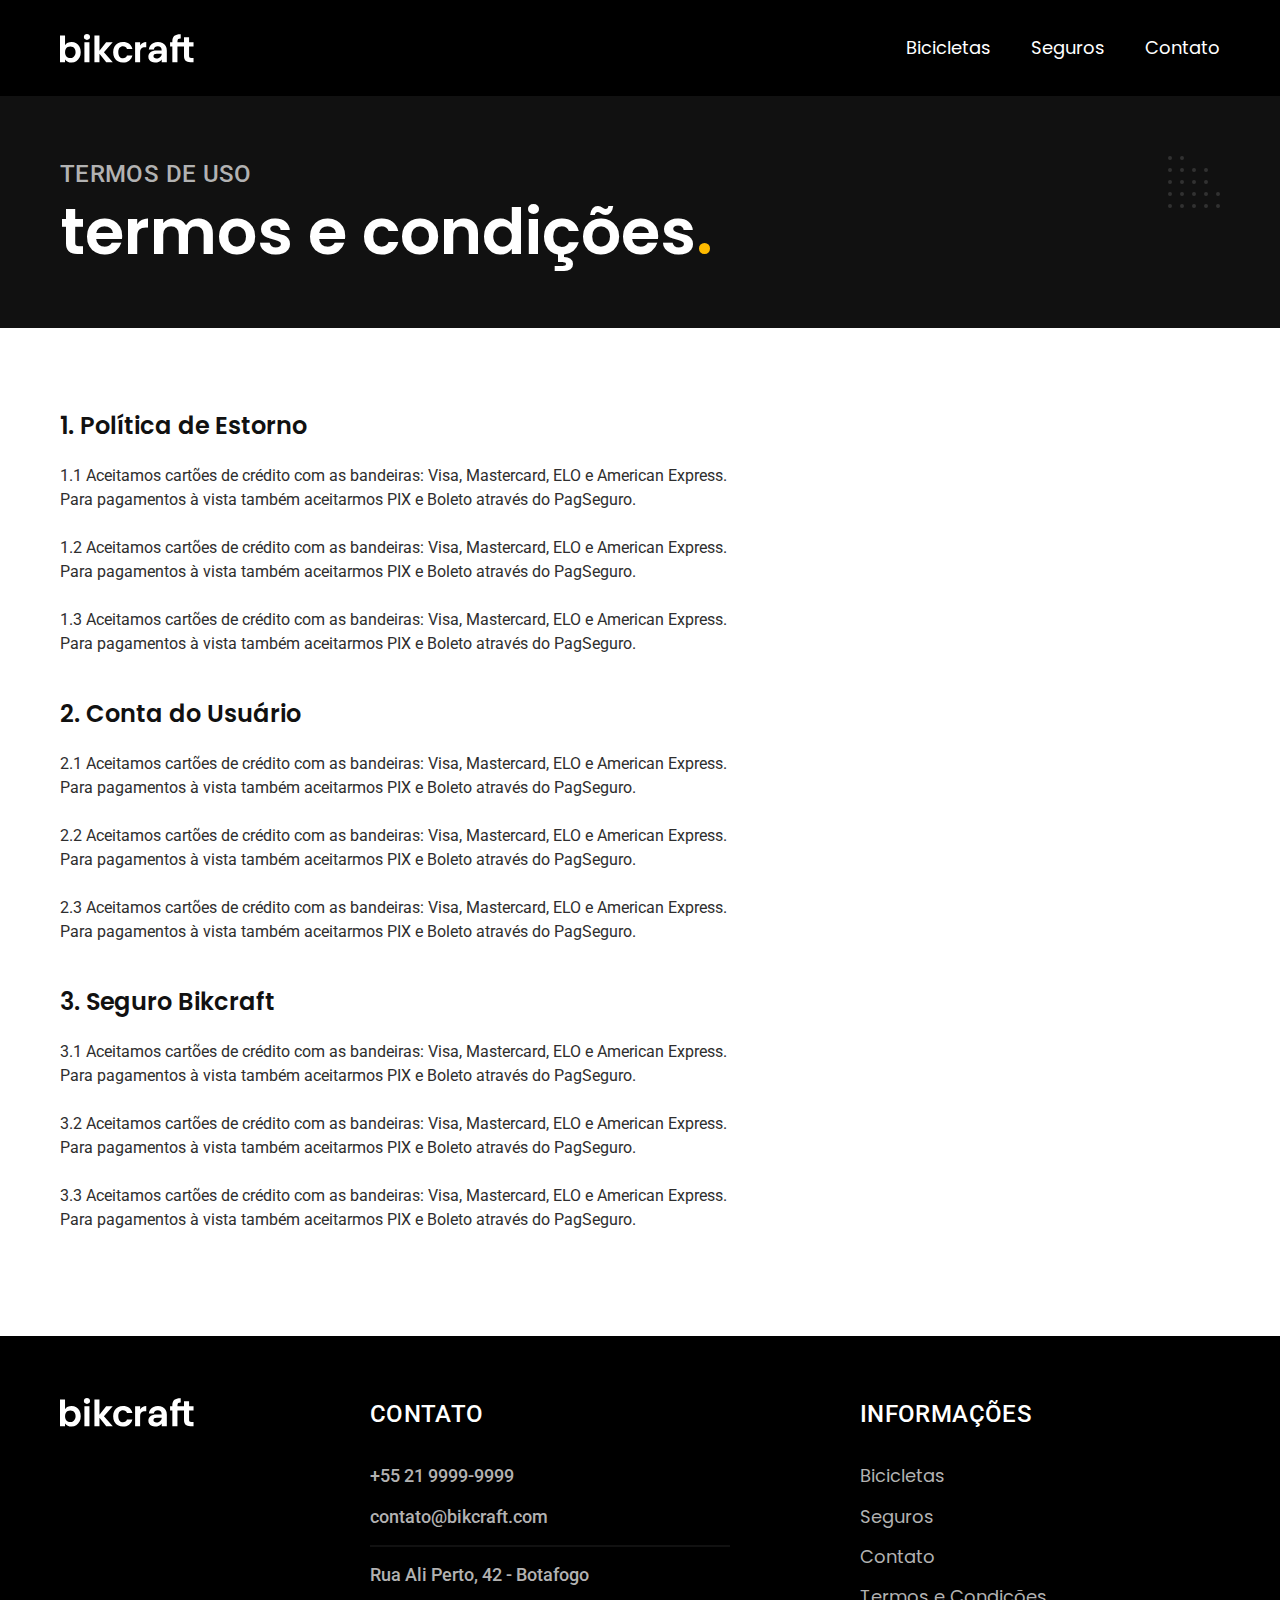
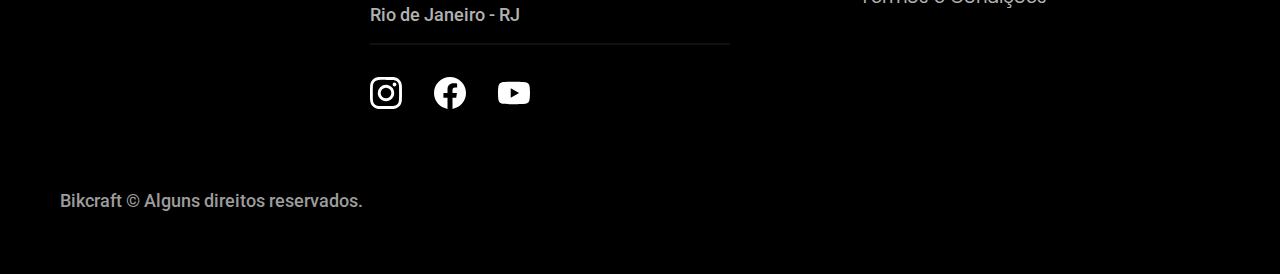
<file: termos.html>
<!DOCTYPE html>
<html lang="pt-br">

<head>
  <meta charset="UTF-8">
  <meta name="viewport" content="width=device-width, initial-scale=1.0">
  <title>Termos e Condições | Bikcraft</title>
  <meta name="description" content="Termos e condições.">
  <link rel="preload" href="./css/style.css" as="style">
  <link rel="stylesheet" href="./css/style.css">

  <link rel="preconnect" href="https://fonts.googleapis.com">
  <link rel="preconnect" href="https://fonts.gstatic.com" crossorigin>
  <link href="https://fonts.googleapis.com/css2?family=Poppins:wght@400;600&family=Roboto:wght@400;500&family=Merriweather:ital,wght@1,900&display=swap" rel="stylesheet">
</head>

<body id="termos">
  <header class="header-bg">
    <div class="header container">
      <a href="./"><img src="./img/bikcraft.svg" width="136" height="32" alt="Bikcraft"></a>
      <nav aria-label="primaria">
        <ul class="header-menu font-1-m c0">
          <li><a href="./bicicletas.html">Bicicletas</a></li>
          <li><a href="./seguros.html">Seguros</a></li>
          <li><a href="./contato.html">Contato</a></li>
        </ul>
      </nav>
    </div>
  </header>
  <main>
    <div class="titulo-bg">
      <div class="titulo container">
        <p class="font-2-l-b c5">Termos de uso</p>
        <h1 class="font-1-xxl c0">termos e condições<span class="p1">.</span></h1>
      </div>
    </div>
    <div class="termos font-2-s c10 container">
      <h2 class="font-1-l c11">1. Política de Estorno</h2>
      <p>1.1 Aceitamos cartões de crédito com as bandeiras: Visa, Mastercard, ELO e American Express. Para pagamentos à vista também aceitarmos PIX e Boleto através do PagSeguro.</p>
      <p>1.2 Aceitamos cartões de crédito com as bandeiras: Visa, Mastercard, ELO e American Express. Para pagamentos à vista também aceitarmos PIX e Boleto através do PagSeguro. </p>
      <p>1.3 Aceitamos cartões de crédito com as bandeiras: Visa, Mastercard, ELO e American Express. Para pagamentos à vista também aceitarmos PIX e Boleto através do PagSeguro.</p>
      <h2 class="font-1-l c11">2. Conta do Usuário</h2>
      <p>2.1 Aceitamos cartões de crédito com as bandeiras: Visa, Mastercard, ELO e American Express. Para pagamentos à vista também aceitarmos PIX e Boleto através do PagSeguro.</p>
      <p>2.2 Aceitamos cartões de crédito com as bandeiras: Visa, Mastercard, ELO e American Express. Para pagamentos à vista também aceitarmos PIX e Boleto através do PagSeguro. </p>
      <p>2.3 Aceitamos cartões de crédito com as bandeiras: Visa, Mastercard, ELO e American Express. Para pagamentos à vista também aceitarmos PIX e Boleto através do PagSeguro.</p>
      <h2 class="font-1-l c11">3. Seguro Bikcraft</h2>
      <p>3.1 Aceitamos cartões de crédito com as bandeiras: Visa, Mastercard, ELO e American Express. Para pagamentos à vista também aceitarmos PIX e Boleto através do PagSeguro.</p>
      <p>3.2 Aceitamos cartões de crédito com as bandeiras: Visa, Mastercard, ELO e American Express. Para pagamentos à vista também aceitarmos PIX e Boleto através do PagSeguro. </p>
      <p>3.3 Aceitamos cartões de crédito com as bandeiras: Visa, Mastercard, ELO e American Express. Para pagamentos à vista também aceitarmos PIX e Boleto através do PagSeguro.</p>
    </div>
  </main>
  <footer class="footer-bg">
    <div class="footer container">
      <img src="./img/bikcraft.svg" width="136" height="32" alt="Bikcraft">
      <div class="footer-contato">
        <h3 class="font-2-l-b c0">Contato</h3>
        <ul class="font-2-m c5">
          <li><a href="tel:++552199999999">+55 21 9999-9999</a></li>
          <li><a href="mailto:contato@bikcraft.com">contato@bikcraft.com</a></li>
          <li>Rua Ali Perto, 42 - Botafogo</li>
          <li> Rio de Janeiro - RJ</li>
        </ul>
        <div class="footer-redes">
          <a href="./">
            <img src="./img/redes/instagram.svg" width="32" height="32" alt="Instagram">
          </a>
          <a href="./">
            <img src="./img/redes/facebook.svg" width="32" height="32" alt="Facebook">
          </a>
          <a href="./">
            <img src="./img/redes/youtube.svg" width="32" height="32" alt="Youtube">
          </a>
        </div>
      </div>
      <div class="footer-info">
        <h3 class="font-2-l-b c0">Informações</h3>
        <nav>
          <ul class="font-1-m c5">
            <li><a href="./bicicletas.html">Bicicletas</a></li>
            <li><a href="./seguros.html">Seguros</a></li>
            <li><a href="./contato.html">Contato</a></li>
            <li><a href="./termos.html">Termos e Condições</a></li>
          </ul>
        </nav>
      </div>
      <p class="footer-copy font-2-m c6">Bikcraft © Alguns direitos reservados.</p>
    </div>
  </footer>
</body>
</file>
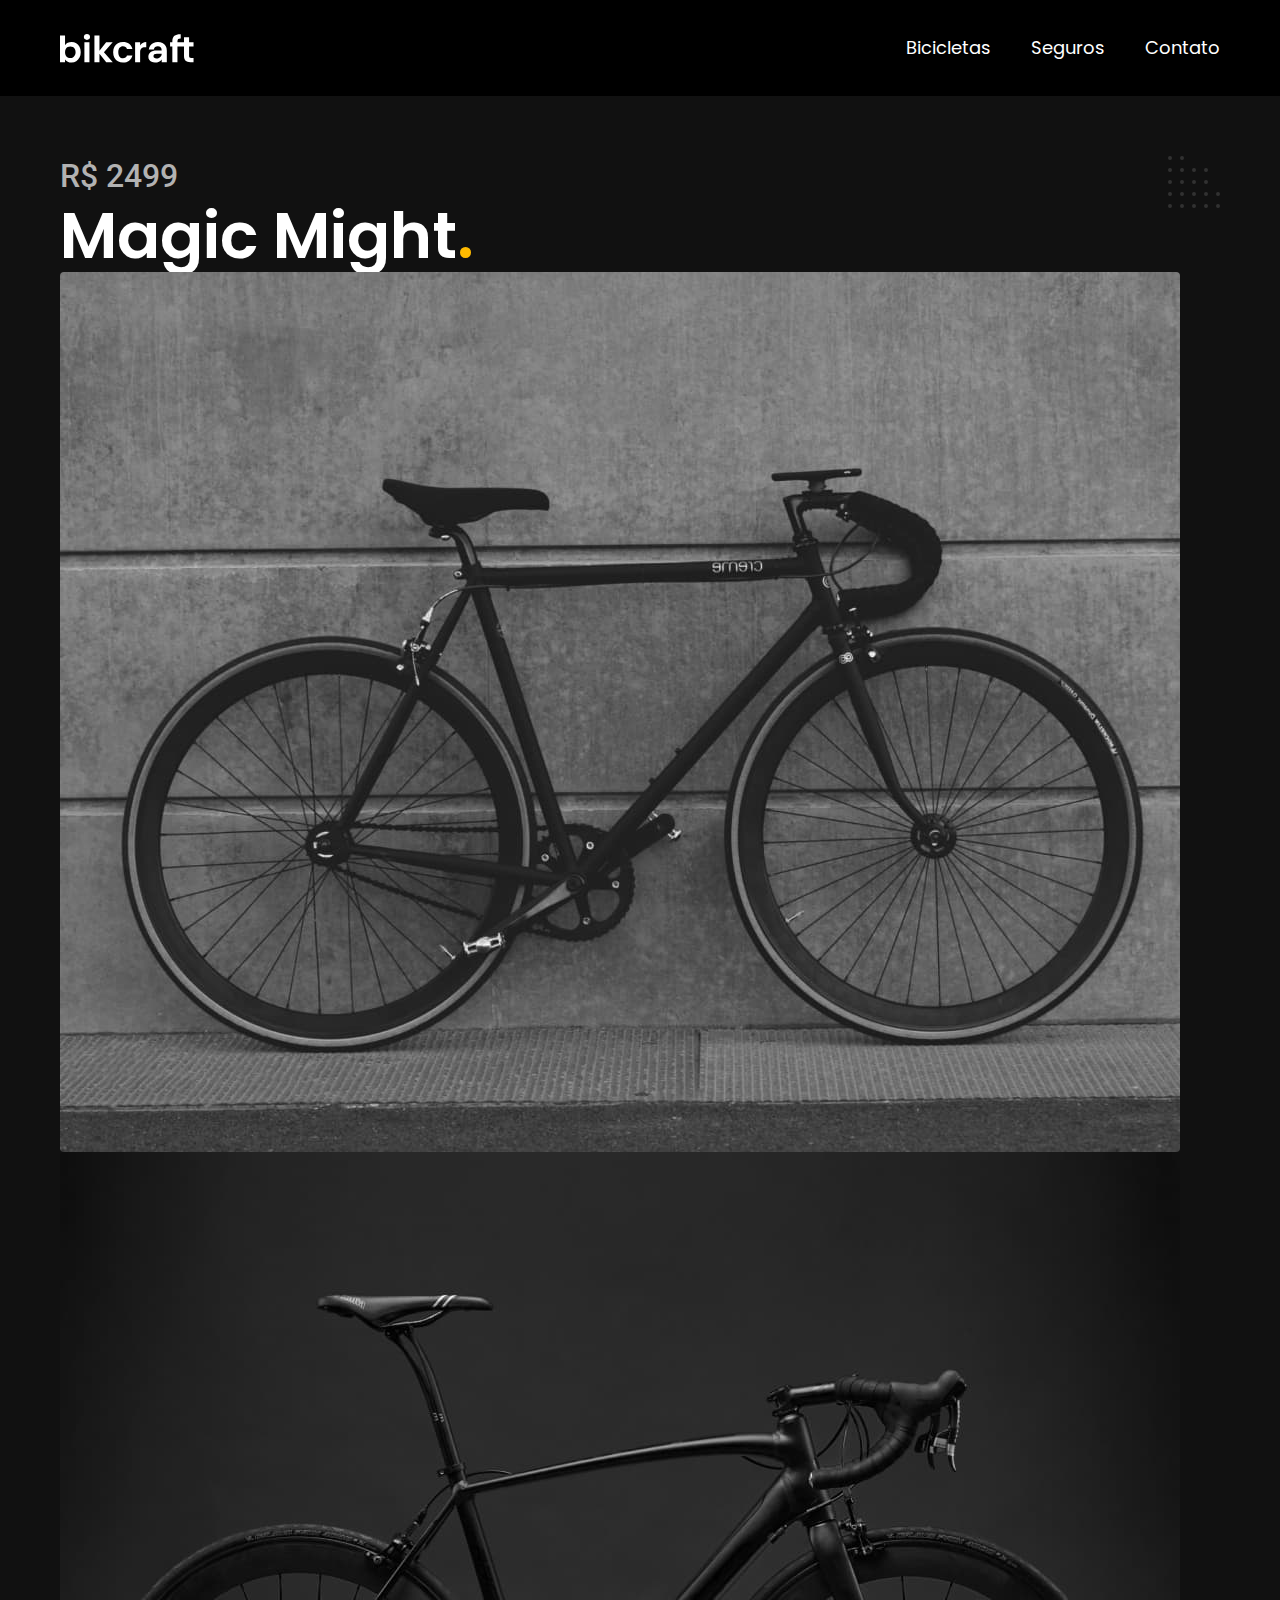
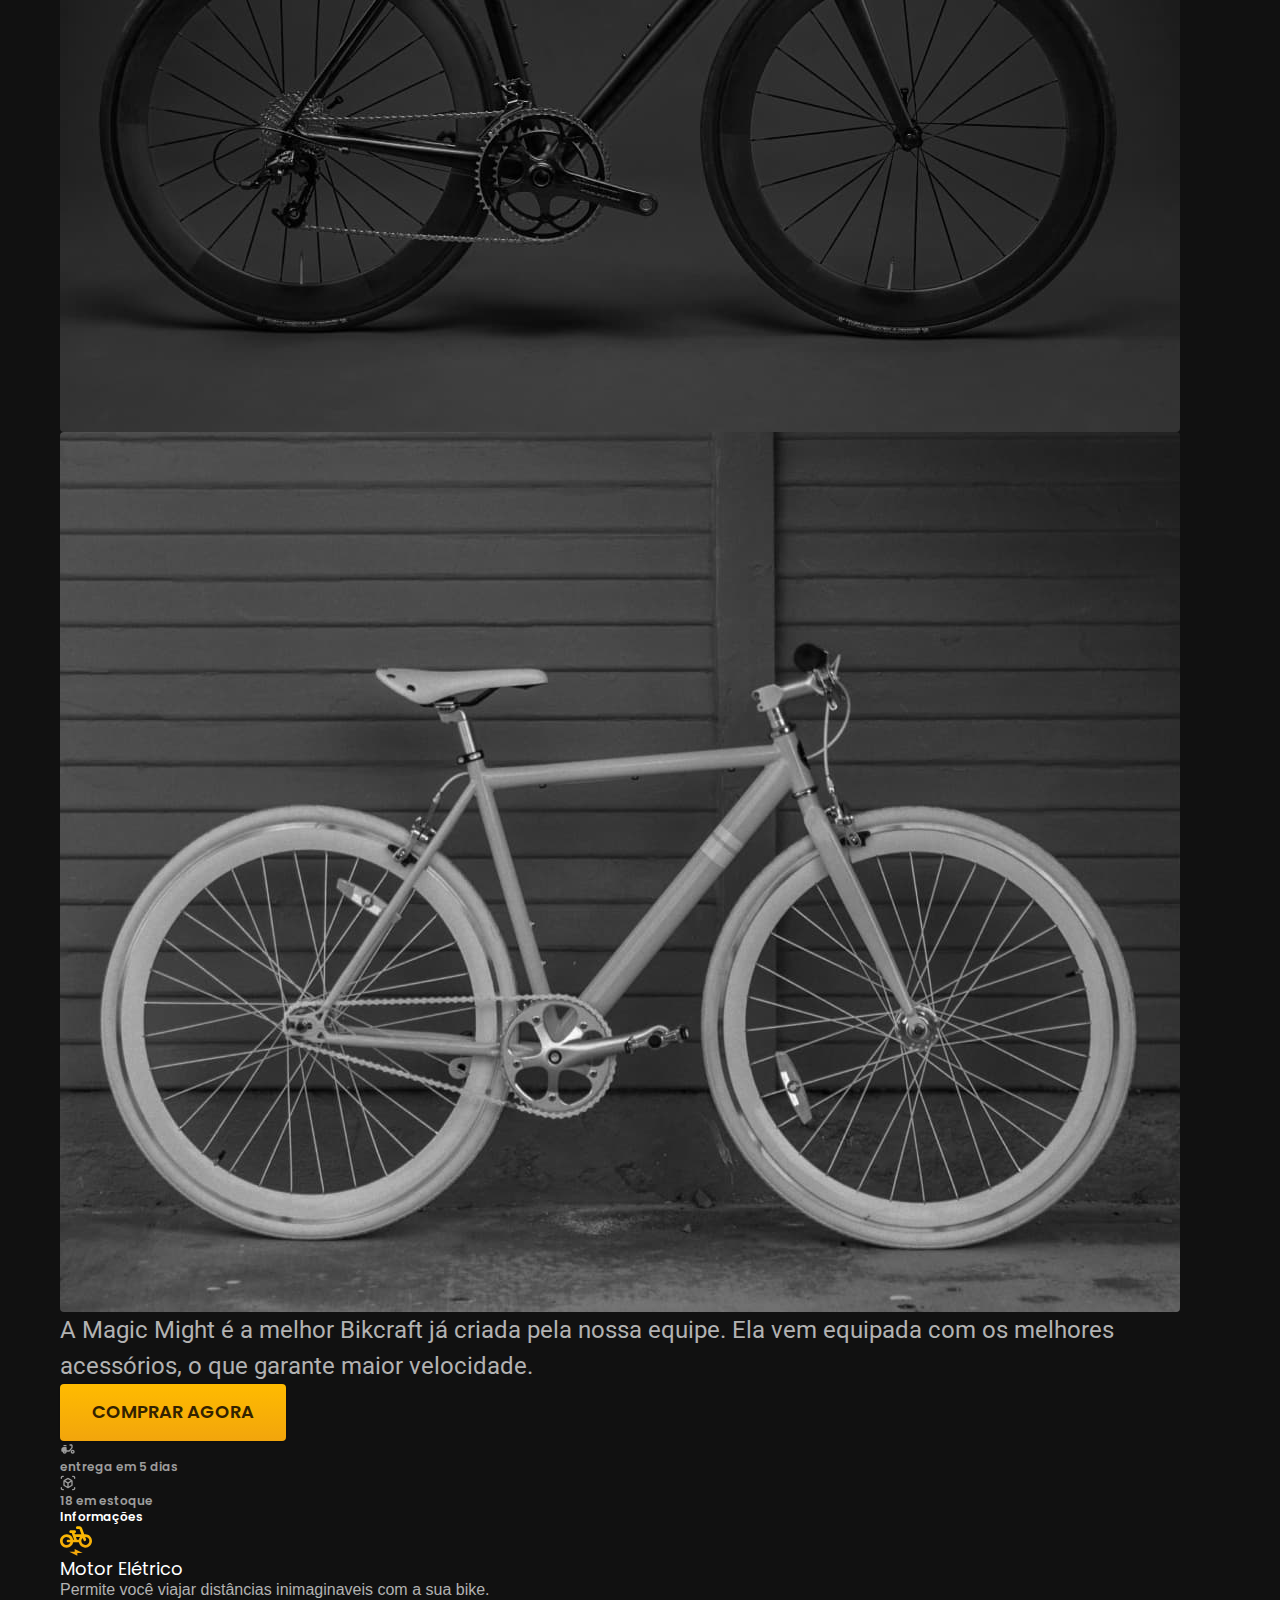
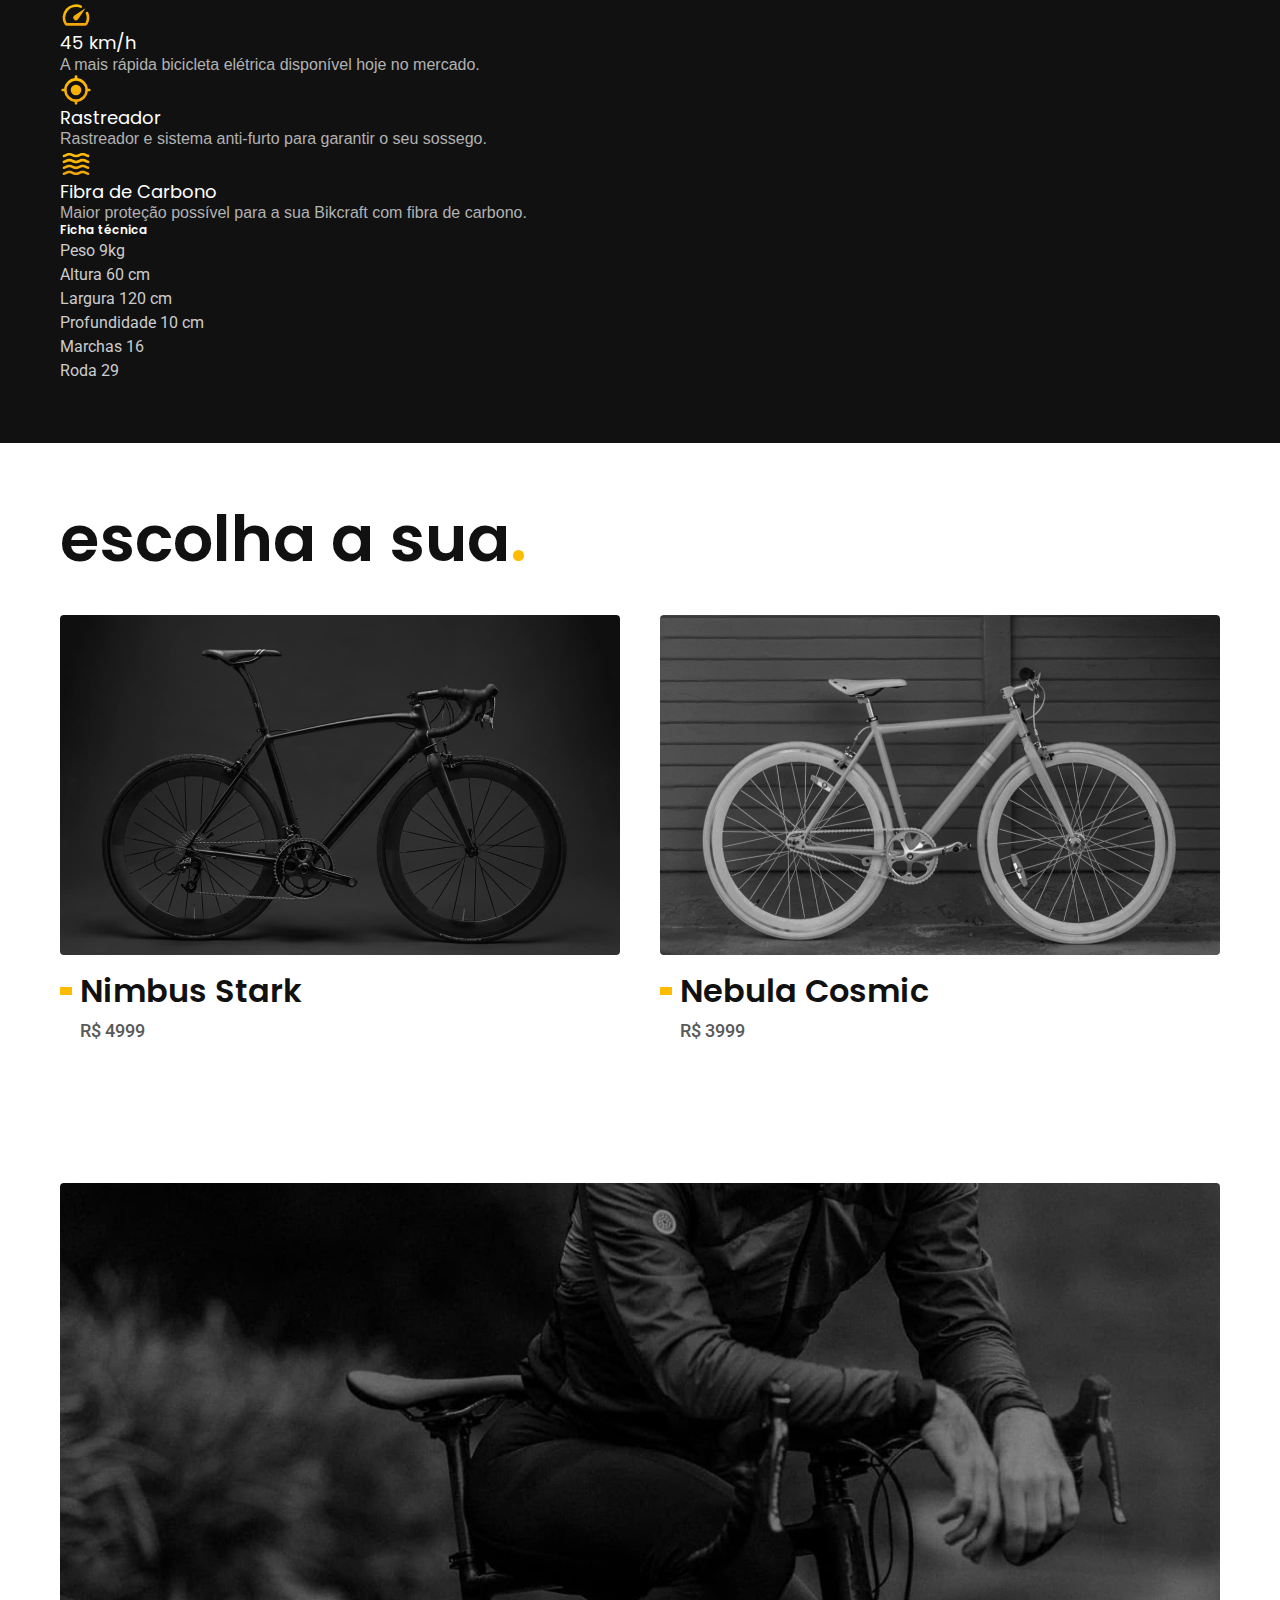
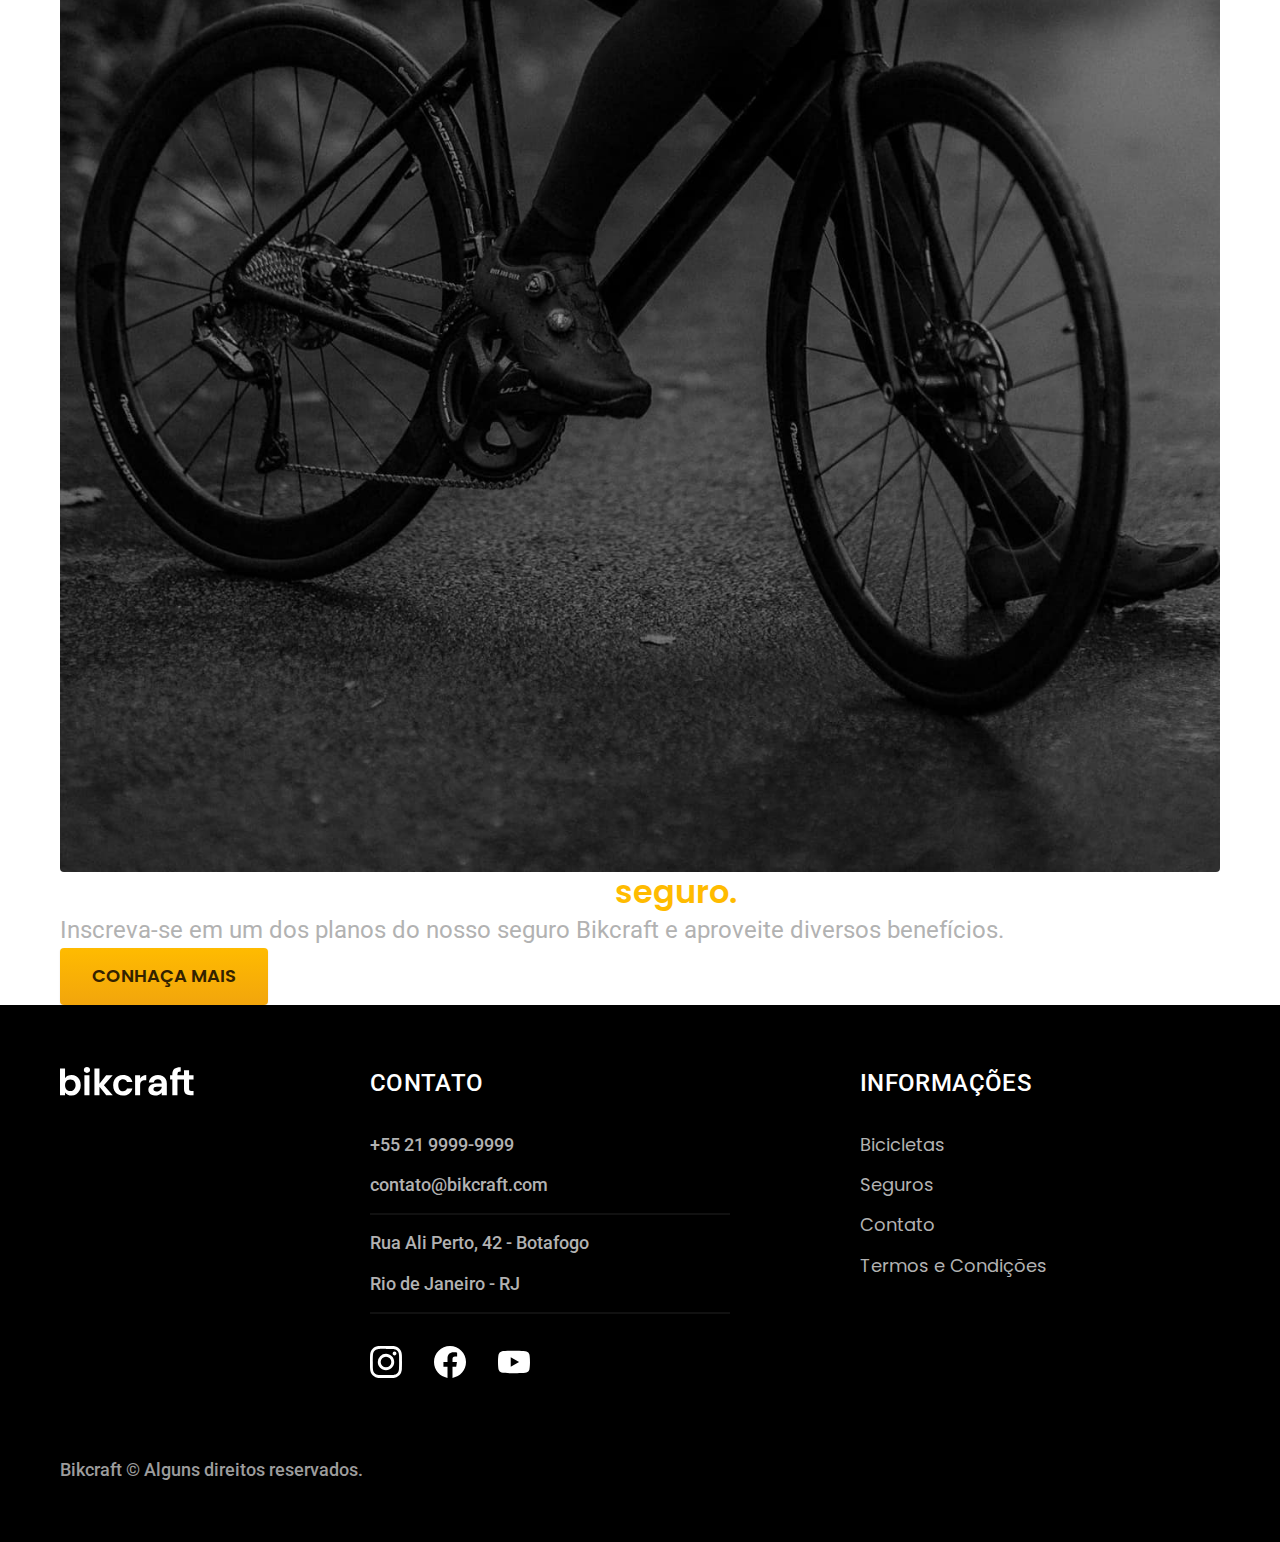
<file: bicicletas/magic.html>
<!DOCTYPE html>
<html lang="pt-br">

<head>
  <meta charset="UTF-8">
  <meta name="viewport" content="width=device-width, initial-scale=1.0">
  <title>Magic | Bikcraft</title>
  <meta name="description" content="Termos e condições.">
  <link rel="stylesheet" href="../css/style.css">

  <link rel="preconnect" href="https://fonts.googleapis.com">
  <link rel="preconnect" href="https://fonts.gstatic.com" crossorigin>
  <link href="https://fonts.googleapis.com/css2?family=Poppins:wght@400;600&family=Roboto:wght@400;500&family=Merriweather:ital,wght@1,900&display=swap" rel="stylesheet">
</head>

<body id="bicicleta">
  <header class="header-bg">
    <div class="header container">
      <a href="../"><img src="../img/bikcraft.svg" alt="Bikcraft"></a>
      <nav aria-label="primaria">
        <ul class="header-menu font-1-m c0">
          <li><a href="../bicicletas.html">Bicicletas</a></li>
          <li><a href="../seguros.html">Seguros</a></li>
          <li><a href="../contato.html">Contato</a></li>
        </ul>
      </nav>
    </div>
  </header>
  <main class="titulo-bg">
    <div>
      <div class="titulo container">
        <p class="font-2-xl c5">R$ 2499</p>
        <h1 class="font-1-xxl c0">Magic Might<span class="p1">.</span></h1>
      </div>
    </div>
    <div class="bicicleta container">
      <div class="bicicleta-img">
        <img src="../img/bicicleta/nimbus2.jpg" alt="">
        <img src="../img/bicicleta/nimbus1.jpg" alt="">
        <img src="../img/bicicleta/nimbus3.jpg" alt="">
      </div>
      <div class="bicicleta-conteudo">
        <p class="font-2-l c5">A Magic Might é a melhor Bikcraft já criada pela nossa equipe. Ela vem equipada com os melhores acessórios, o que garante maior velocidade.</p>
        <div class="bicicleta-comprar">
          <a class="botao" href="../orcamento.html">Comprar Agora</a>
          <span class="font-1-xs c6"><img src="../img/icones/entrega.svg" alt="">entrega em 5 dias</span>
          <span class="font-1-xs c6"><img src="../img/icones/estoque.svg" alt="">18 em estoque</span>
        </div>
        <h2 class="font-1-xs c0">Informações</h2>
        <ul class="bicicleta-info">
          <li>
            <img src="../img/icones/eletrica.svg" alt="">
            <h3 class="font-1-m c0">Motor Elétrico</h3>
            <p class="font-2-xs c5">Permite você viajar distâncias inimaginaveis com a sua bike.</p>
          </li>
          <li>
            <img src="../img/icones/velocidade.svg" alt="">
            <h3 class="font-1-m c0">45 km/h</h3>
            <p class="font-2-xs c5">A mais rápida bicicleta elétrica disponível hoje no mercado.</p>
          </li>
          <li>
            <img src="../img/icones/rastreador.svg" alt="">
            <h3 class="font-1-m c0">Rastreador</h3>
            <p class="font-2-xs c5">Rastreador e sistema anti-furto para garantir o seu sossego.</p>
          </li>
          <li>
            <img src="../img/icones/carbono.svg" alt="">
            <h3 class="font-1-m c0">Fibra de Carbono</h3>
            <p class="font-2-xs c5">Maior proteção possível para a sua Bikcraft com fibra de carbono.</p>
          </li>
        </ul>
        <h2 class="font-1-xs c0">Ficha técnica</h2>
        <ul class="bicicleta-ficha font-2-s c4">
          <li>Peso <span>9kg</span></li>
          <li>Altura <span>60 cm</span></li>
          <li>Largura <span>120 cm</span></li>
          <li>Profundidade <span>10 cm</span></li>
          <li>Marchas <span>16</span></li>
          <li>Roda <span>29</span></li>
        </ul>
      </div>
    </div>
  </main>
  <article class="bicicletas-lista container">
    <h2 class="font-1-xxl">escolha a sua<span class="p1">.</span></h2>
    <ul>
      <li>
        <a href="./nimbus.html">
          <img src="../img/bicicletas/nimbus.jpg" alt="Bicicleta preta">
          <h3 class="font-1-xl">Nimbus Stark</h3>
          <span class="font-2-m c8">R$ 4999</span>
        </a>
      </li>
      <li>
        <a href="./nebula.html">
          <img src="../img/bicicletas/nebula.jpg" alt="Bicicleta branca">
          <h3 class="font-1-xl">Nebula Cosmic</h3>
          <span class="font-2-m c8">R$ 3999</span>
        </a>
      </li>
    </ul>
  </article>
  <article class="seguro-bg">
    <div class="seguro container">
      <div class="seguro-img"><img src="../img/fotos/seguros.jpg" alt="Pessoa parada em cima de uma bicicleta"></div>
      <div class="seguro-conteudo">
        <h2 class="font-1-xl c0">Pedale mais tranquilo com nosso <span class="p1">seguro.</span></h2>
        <p class="font-2-l c5">Inscreva-se em um dos planos do nosso seguro Bikcraft e aproveite diversos benefícios.</p>
        <a class="botao" href="../seguros.html">Conhaça Mais</a>
      </div>
    </div>
  </article>
  <footer class="footer-bg">
    <div class="footer container">
      <img src="../img/bikcraft.svg" alt="Bikcraft">
      <div class="footer-contato">
        <h3 class="font-2-l-b c0">Contato</h3>
        <ul class="font-2-m c5">
          <li><a href="tel:++552199999999">+55 21 9999-9999</a></li>
          <li><a href="mailto:contato@bikcraft.com">contato@bikcraft.com</a></li>
          <li>Rua Ali Perto, 42 - Botafogo</li>
          <li> Rio de Janeiro - RJ</li>
        </ul>
        <div class="footer-redes">
          <a href="./">
            <img src="../img/redes/instagram.svg" alt="Instagram">
          </a>
          <a href="./">
            <img src="../img/redes/facebook.svg" alt="Facebook">
          </a>
          <a href="./">
            <img src="../img/redes/youtube.svg" alt="Youtube">
          </a>
        </div>
      </div>
      <div class="footer-info">
        <h3 class="font-2-l-b c0">Informações</h3>
        <nav>
          <ul class="font-1-m c5">
            <li><a href="../bicicletas.html">Bicicletas</a></li>
            <li><a href="../seguros.html">Seguros</a></li>
            <li><a href="../contato.html">Contato</a></li>
            <li><a href="../termos.html">Termos e Condições</a></li>
          </ul>
        </nav>
      </div>
      <p class="footer-copy font-2-m c6">Bikcraft © Alguns direitos reservados.</p>
    </div>
  </footer>
</body>
</file>
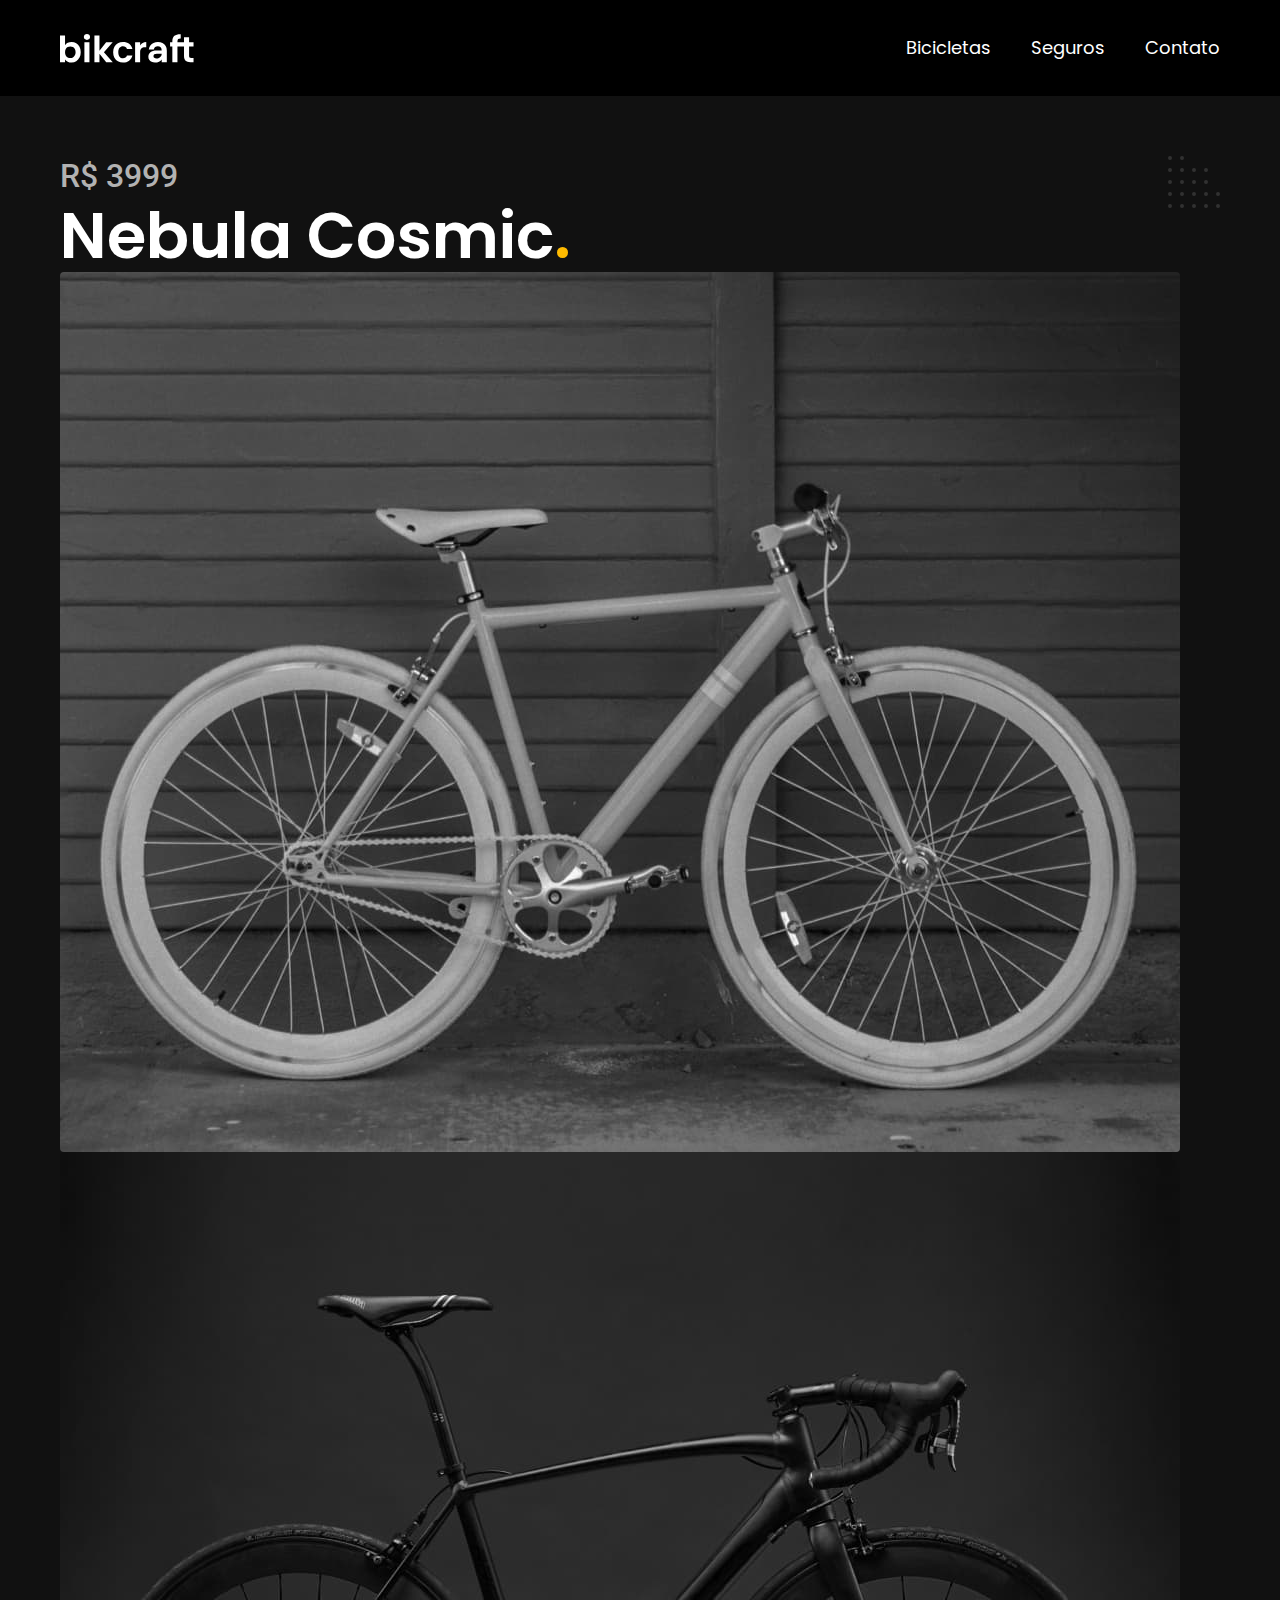
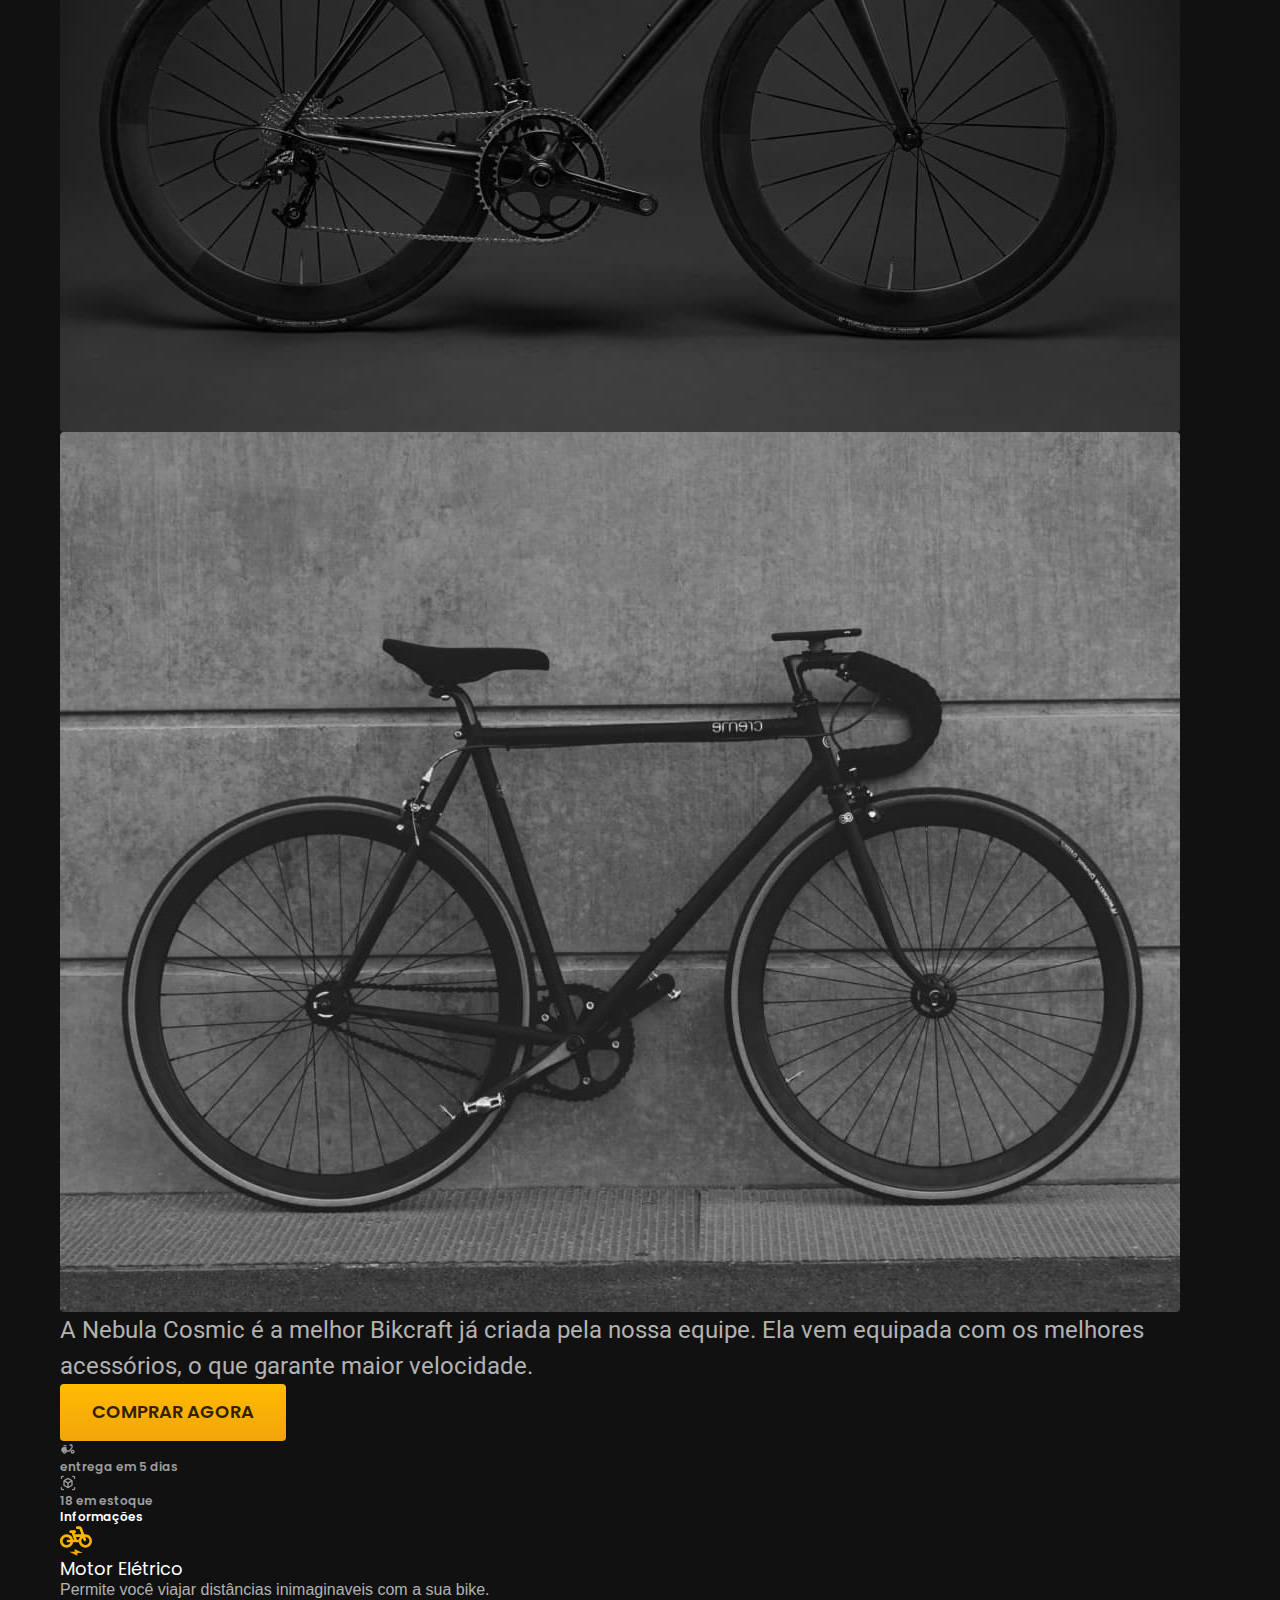
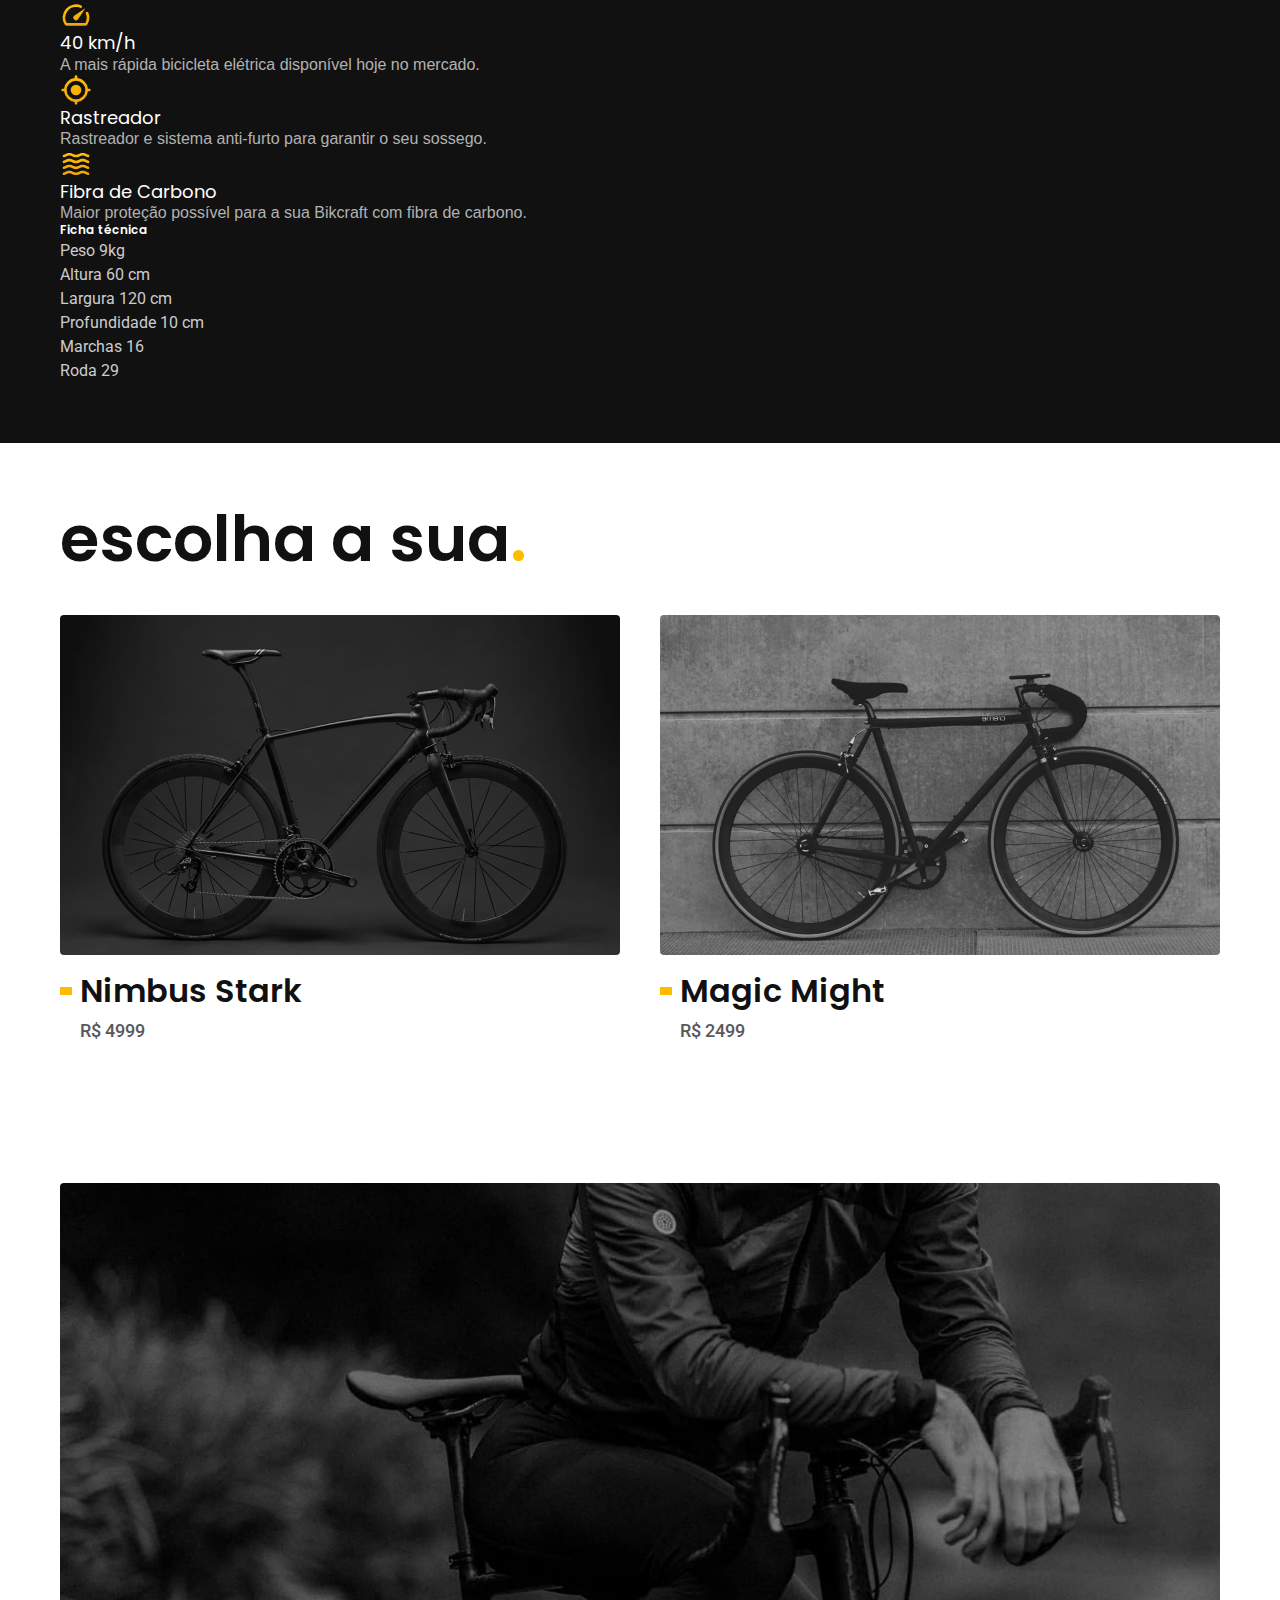
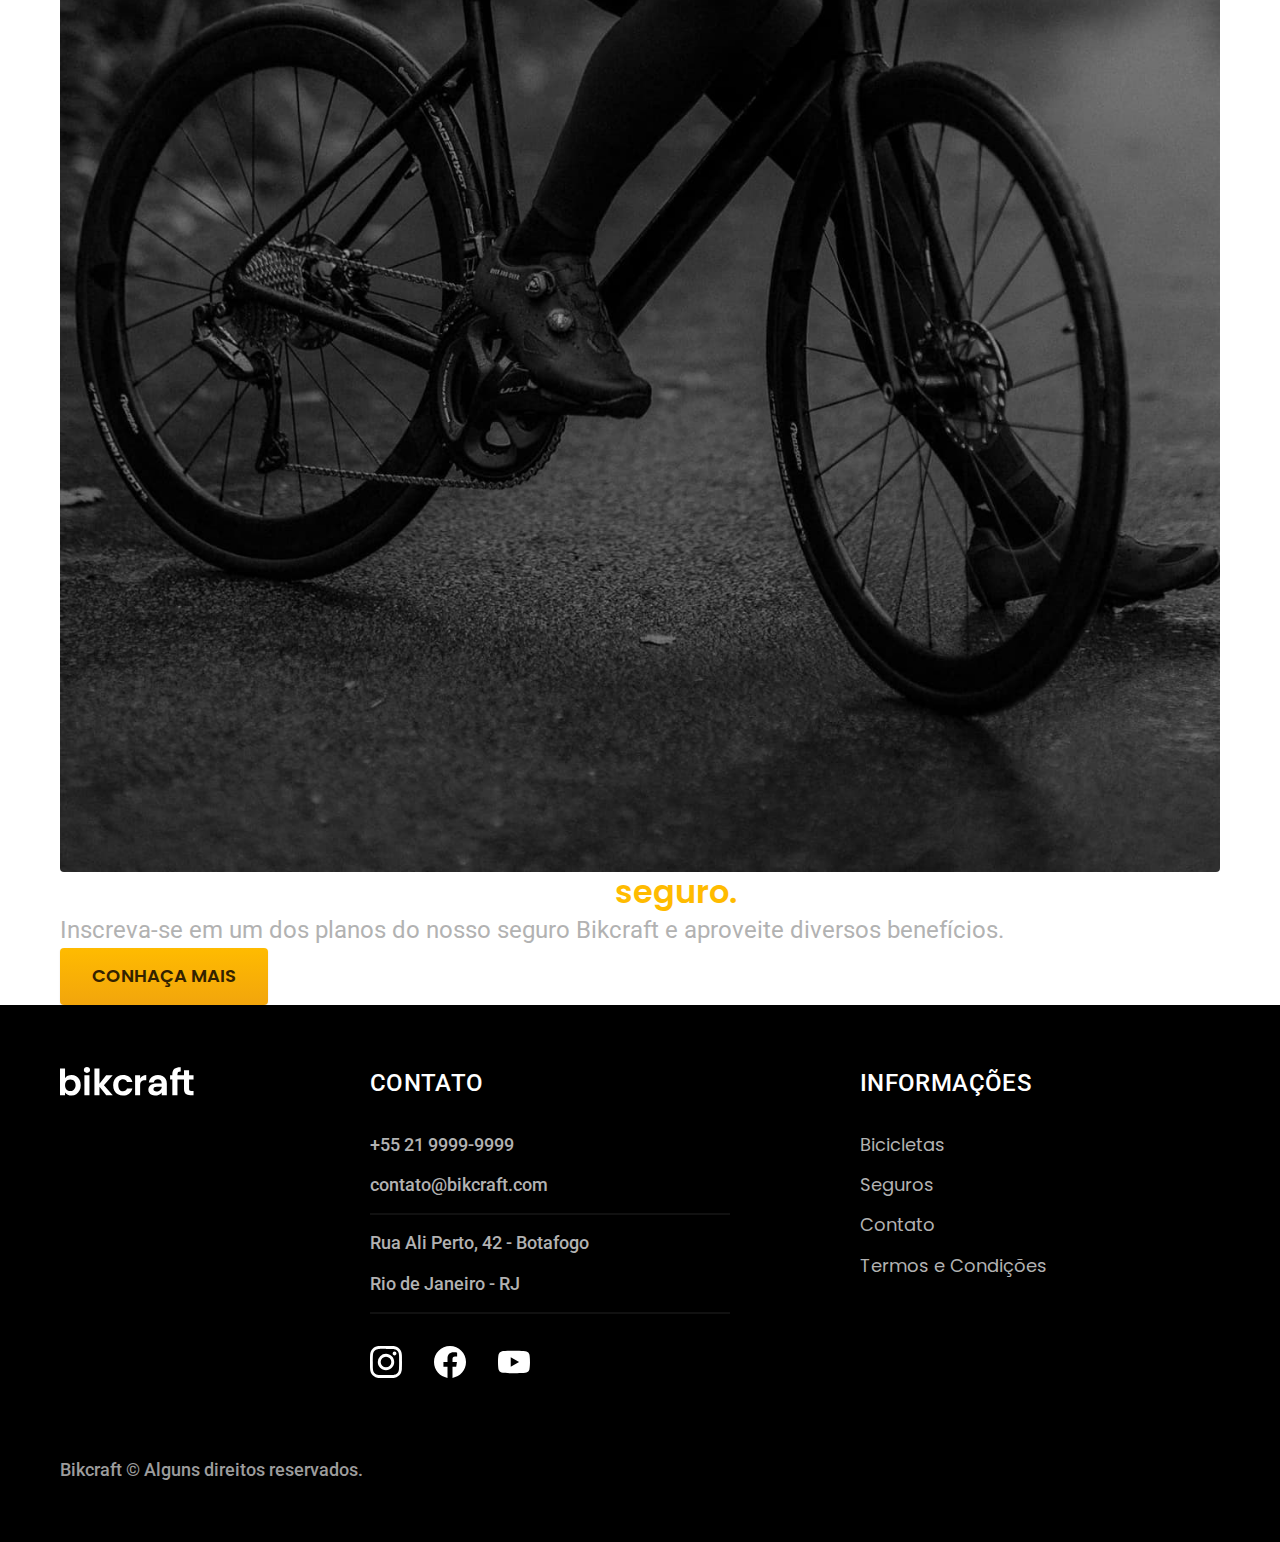
<file: bicicletas/nebula.html>
<!DOCTYPE html>
<html lang="pt-br">

<head>
  <meta charset="UTF-8">
  <meta name="viewport" content="width=device-width, initial-scale=1.0">
  <title>Nebula | Bikcraft</title>
  <meta name="description" content="Termos e condições.">
  <link rel="stylesheet" href="../css/style.css">

  <link rel="preconnect" href="https://fonts.googleapis.com">
  <link rel="preconnect" href="https://fonts.gstatic.com" crossorigin>
  <link href="https://fonts.googleapis.com/css2?family=Poppins:wght@400;600&family=Roboto:wght@400;500&family=Merriweather:ital,wght@1,900&display=swap" rel="stylesheet">
</head>

<body id="bicicleta">
  <header class="header-bg">
    <div class="header container">
      <a href="../"><img src="../img/bikcraft.svg" alt="Bikcraft"></a>
      <nav aria-label="primaria">
        <ul class="header-menu font-1-m c0">
          <li><a href="../bicicletas.html">Bicicletas</a></li>
          <li><a href="../seguros.html">Seguros</a></li>
          <li><a href="../contato.html">Contato</a></li>
        </ul>
      </nav>
    </div>
  </header>
  <main class="titulo-bg">
    <div>
      <div class="titulo container">
        <p class="font-2-xl c5">R$ 3999</p>
        <h1 class="font-1-xxl c0">Nebula Cosmic<span class="p1">.</span></h1>
      </div>
    </div>
    <div class="bicicleta container">
      <div class="bicicleta-img">
        <img src="../img/bicicleta/nimbus3.jpg" alt="">
        <img src="../img/bicicleta/nimbus1.jpg" alt="">
        <img src="../img/bicicleta/nimbus2.jpg" alt="">
      </div>
      <div class="bicicleta-conteudo">
        <p class="font-2-l c5">A Nebula Cosmic é a melhor Bikcraft já criada pela nossa equipe. Ela vem equipada com os melhores acessórios, o que garante maior velocidade.</p>
        <div class="bicicleta-comprar">
          <a class="botao" href="../orcamento.html">Comprar Agora</a>
          <span class="font-1-xs c6"><img src="../img/icones/entrega.svg" alt="">entrega em 5 dias</span>
          <span class="font-1-xs c6"><img src="../img/icones/estoque.svg" alt="">18 em estoque</span>
        </div>
        <h2 class="font-1-xs c0">Informações</h2>
        <ul class="bicicleta-info">
          <li>
            <img src="../img/icones/eletrica.svg" alt="">
            <h3 class="font-1-m c0">Motor Elétrico</h3>
            <p class="font-2-xs c5">Permite você viajar distâncias inimaginaveis com a sua bike.</p>
          </li>
          <li>
            <img src="../img/icones/velocidade.svg" alt="">
            <h3 class="font-1-m c0">40 km/h</h3>
            <p class="font-2-xs c5">A mais rápida bicicleta elétrica disponível hoje no mercado.</p>
          </li>
          <li>
            <img src="../img/icones/rastreador.svg" alt="">
            <h3 class="font-1-m c0">Rastreador</h3>
            <p class="font-2-xs c5">Rastreador e sistema anti-furto para garantir o seu sossego.</p>
          </li>
          <li>
            <img src="../img/icones/carbono.svg" alt="">
            <h3 class="font-1-m c0">Fibra de Carbono</h3>
            <p class="font-2-xs c5">Maior proteção possível para a sua Bikcraft com fibra de carbono.</p>
          </li>
        </ul>
        <h2 class="font-1-xs c0">Ficha técnica</h2>
        <ul class="bicicleta-ficha font-2-s c4">
          <li>Peso <span>9kg</span></li>
          <li>Altura <span>60 cm</span></li>
          <li>Largura <span>120 cm</span></li>
          <li>Profundidade <span>10 cm</span></li>
          <li>Marchas <span>16</span></li>
          <li>Roda <span>29</span></li>
        </ul>
      </div>
    </div>
  </main>
  <article class="bicicletas-lista container">
    <h2 class="font-1-xxl">escolha a sua<span class="p1">.</span></h2>
    <ul>
      <li>
        <a href="./nimbus.html">
          <img src="../img/bicicletas/nimbus.jpg" alt="Bicicleta preta">
          <h3 class="font-1-xl">Nimbus Stark</h3>
          <span class="font-2-m c8">R$ 4999</span>
        </a>
      </li>
      <li>
        <a href="./magic.html">
          <img src="../img/bicicletas/magic.jpg" alt="Bicicleta preta">
          <h3 class="font-1-xl">Magic Might</h3>
          <span class="font-2-m c8">R$ 2499</span>
        </a>
      </li>
    </ul>
  </article>
  <article class="seguro-bg">
    <div class="seguro container">
      <div class="seguro-img"><img src="../img/fotos/seguros.jpg" alt="Pessoa parada em cima de uma bicicleta"></div>
      <div class="seguro-conteudo">
        <h2 class="font-1-xl c0">Pedale mais tranquilo com nosso <span class="p1">seguro.</span></h2>
        <p class="font-2-l c5">Inscreva-se em um dos planos do nosso seguro Bikcraft e aproveite diversos benefícios.</p>
        <a class="botao" href="../seguros.html">Conhaça Mais</a>
      </div>
    </div>
  </article>
  <footer class="footer-bg">
    <div class="footer container">
      <img src="../img/bikcraft.svg" alt="Bikcraft">
      <div class="footer-contato">
        <h3 class="font-2-l-b c0">Contato</h3>
        <ul class="font-2-m c5">
          <li><a href="tel:++552199999999">+55 21 9999-9999</a></li>
          <li><a href="mailto:contato@bikcraft.com">contato@bikcraft.com</a></li>
          <li>Rua Ali Perto, 42 - Botafogo</li>
          <li> Rio de Janeiro - RJ</li>
        </ul>
        <div class="footer-redes">
          <a href="./">
            <img src="../img/redes/instagram.svg" alt="Instagram">
          </a>
          <a href="./">
            <img src="../img/redes/facebook.svg" alt="Facebook">
          </a>
          <a href="./">
            <img src="../img/redes/youtube.svg" alt="Youtube">
          </a>
        </div>
      </div>
      <div class="footer-info">
        <h3 class="font-2-l-b c0">Informações</h3>
        <nav>
          <ul class="font-1-m c5">
            <li><a href="../bicicletas.html">Bicicletas</a></li>
            <li><a href="../seguros.html">Seguros</a></li>
            <li><a href="../contato.html">Contato</a></li>
            <li><a href="../termos.html">Termos e Condições</a></li>
          </ul>
        </nav>
      </div>
      <p class="footer-copy font-2-m c6">Bikcraft © Alguns direitos reservados.</p>
    </div>
  </footer>
</body>
</file>
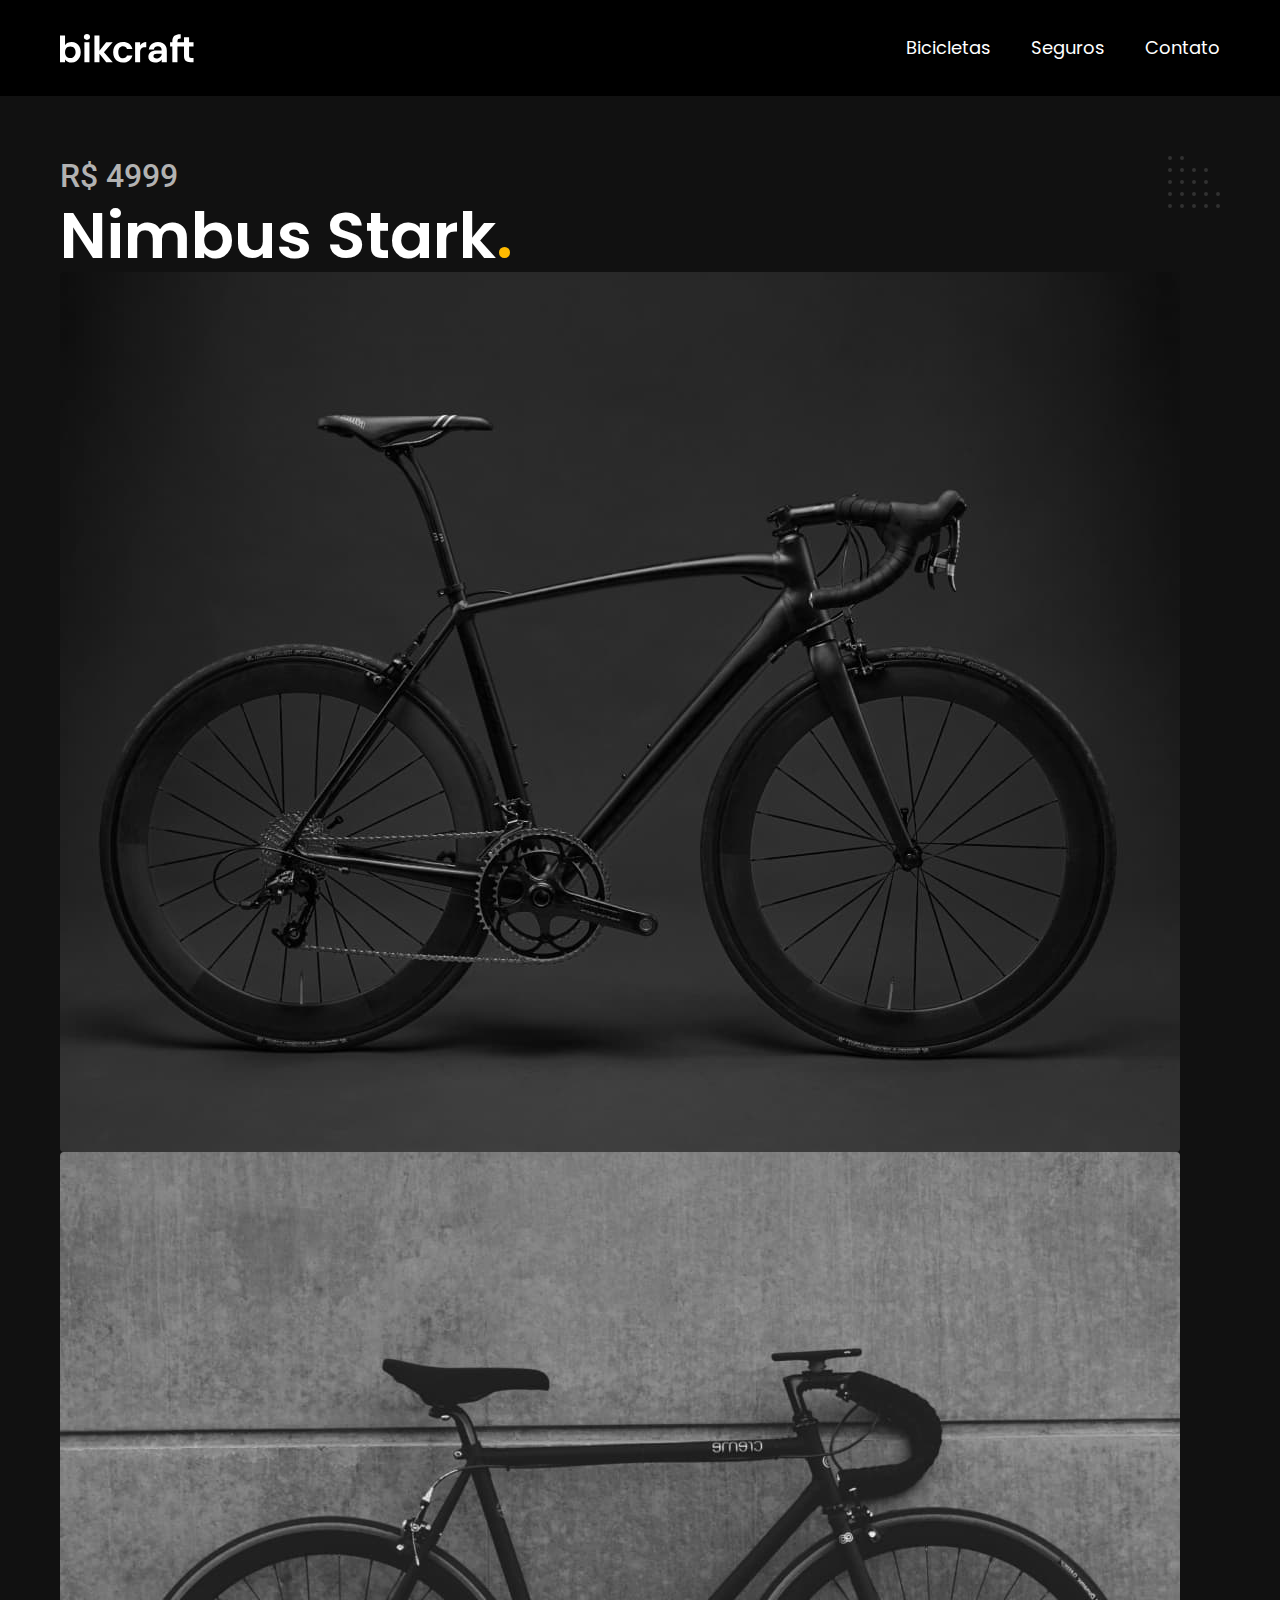
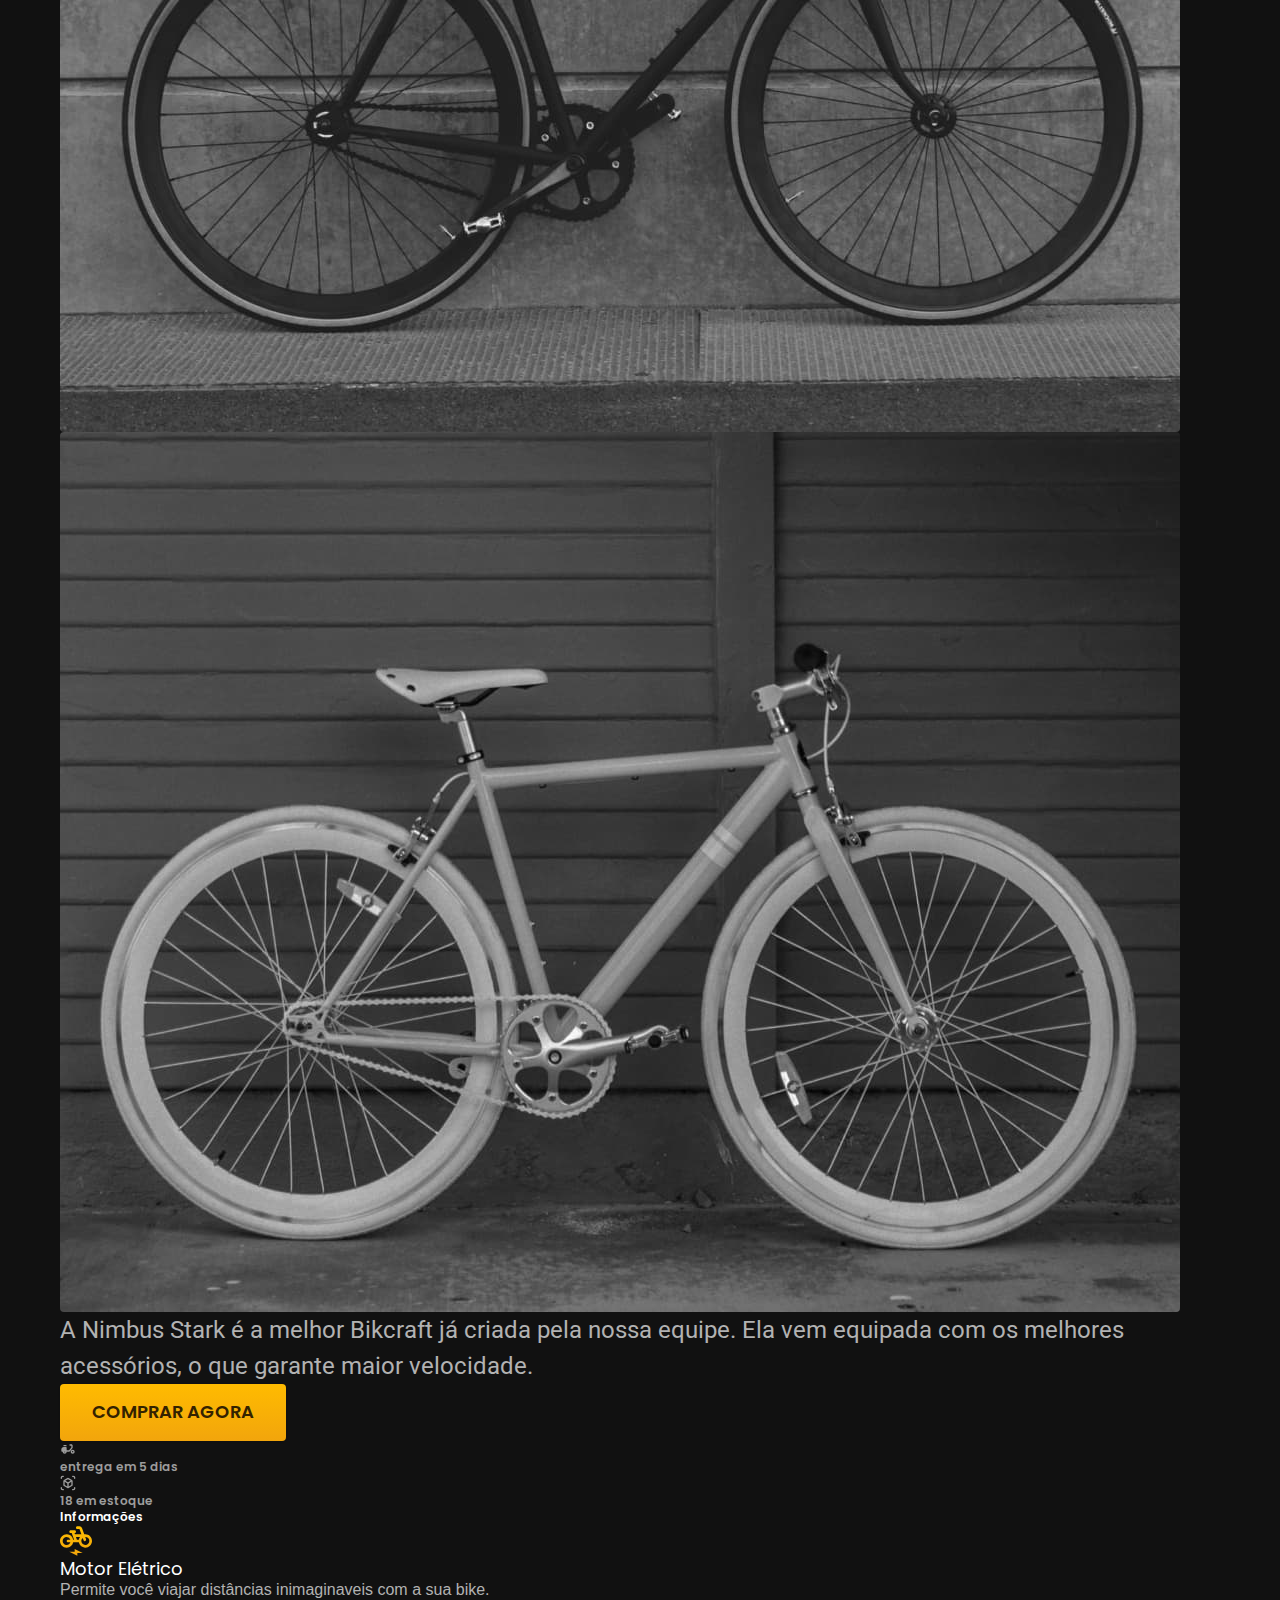
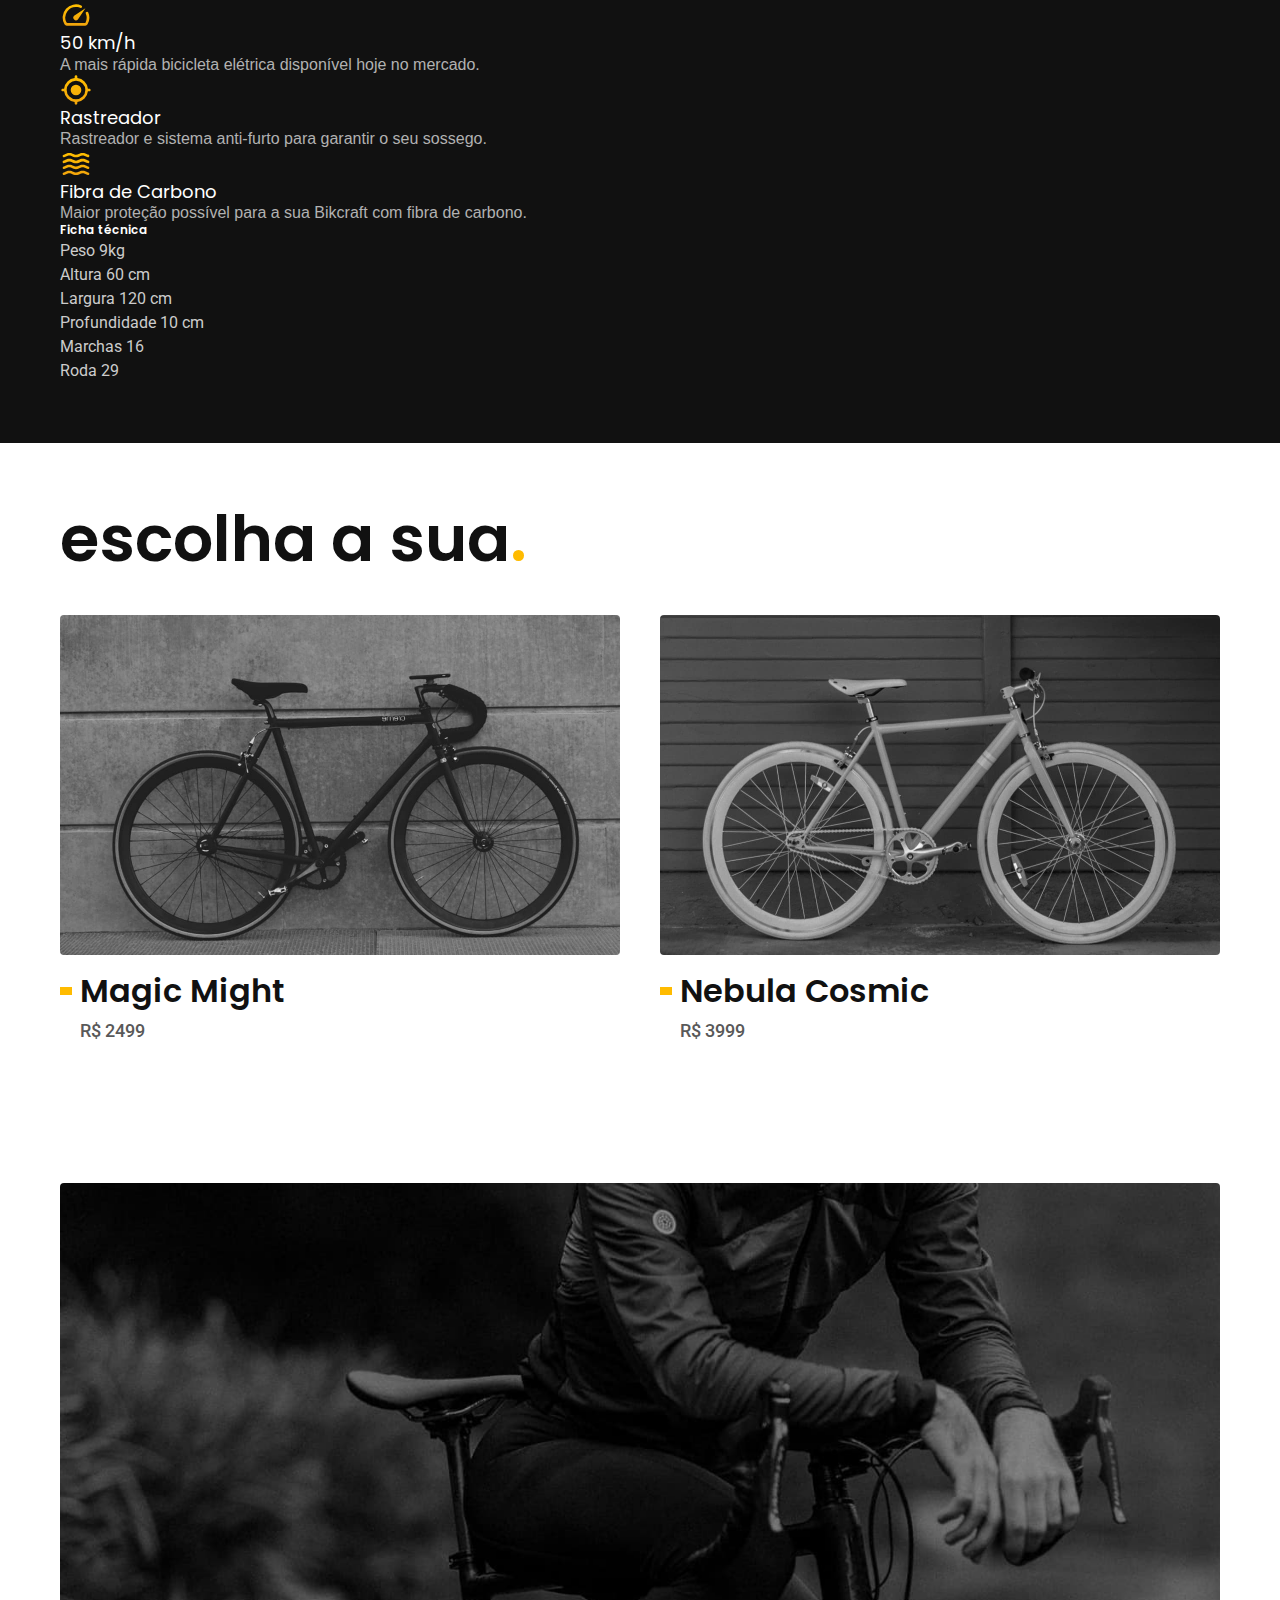
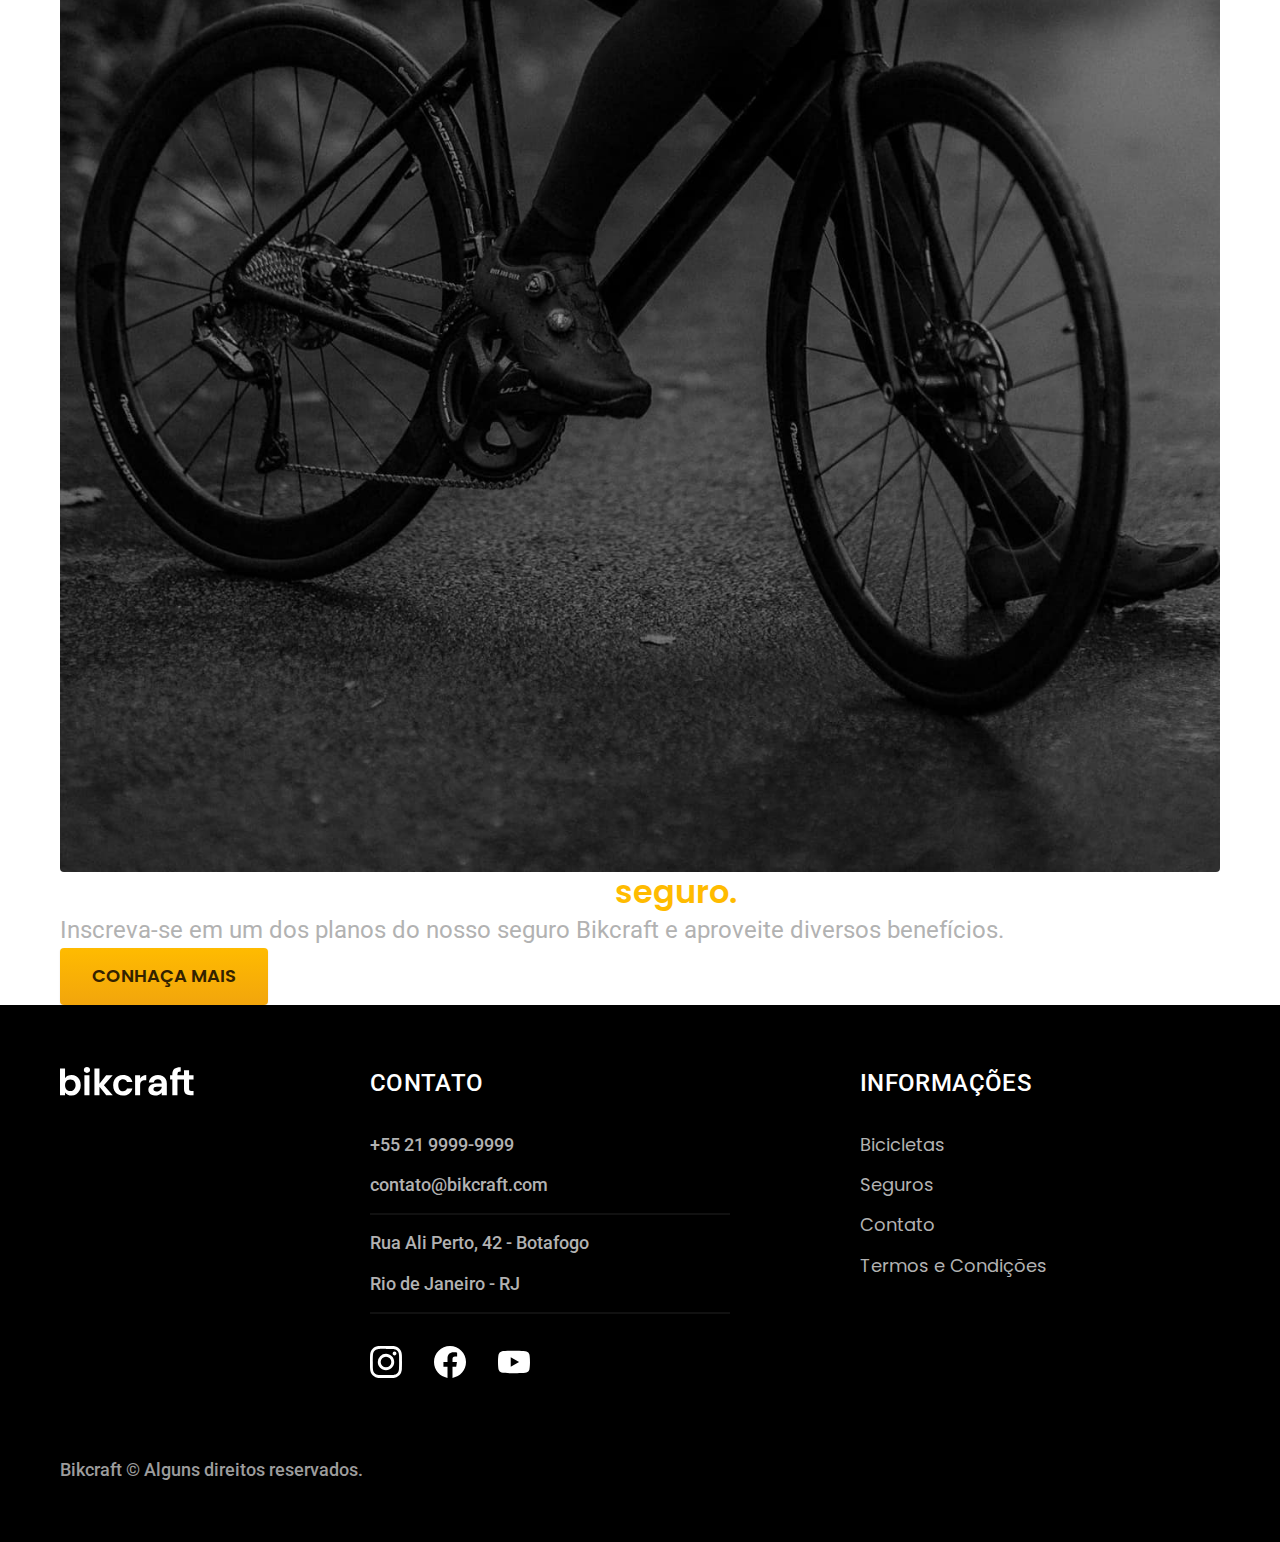
<file: bicicletas/nimbus.html>
<!DOCTYPE html>
<html lang="pt-br">

<head>
  <meta charset="UTF-8">
  <meta name="viewport" content="width=device-width, initial-scale=1.0">
  <title>Nimbus | Bikcraft</title>
  <meta name="description" content="Termos e condições.">
  <link rel="stylesheet" href="../css/style.css">

  <link rel="preconnect" href="https://fonts.googleapis.com">
  <link rel="preconnect" href="https://fonts.gstatic.com" crossorigin>
  <link href="https://fonts.googleapis.com/css2?family=Poppins:wght@400;600&family=Roboto:wght@400;500&family=Merriweather:ital,wght@1,900&display=swap" rel="stylesheet">
</head>

<body id="bicicleta">
  <header class="header-bg">
    <div class="header container">
      <a href="../"><img src="../img/bikcraft.svg" alt="Bikcraft"></a>
      <nav aria-label="primaria">
        <ul class="header-menu font-1-m c0">
          <li><a href="../bicicletas.html">Bicicletas</a></li>
          <li><a href="../seguros.html">Seguros</a></li>
          <li><a href="../contato.html">Contato</a></li>
        </ul>
      </nav>
    </div>
  </header>
  <main class="titulo-bg">
    <div>
      <div class="titulo container">
        <p class="font-2-xl c5">R$ 4999</p>
        <h1 class="font-1-xxl c0">Nimbus Stark<span class="p1">.</span></h1>
      </div>
    </div>
    <div class="bicicleta container">
      <div class="bicicleta-img">
        <img src="../img/bicicleta/nimbus1.jpg" alt="">
        <img src="../img/bicicleta/nimbus2.jpg" alt="">
        <img src="../img/bicicleta/nimbus3.jpg" alt="">
      </div>
      <div class="bicicleta-conteudo">
        <p class="font-2-l c5">A Nimbus Stark é a melhor Bikcraft já criada pela nossa equipe. Ela vem equipada com os melhores acessórios, o que garante maior velocidade.</p>
        <div class="bicicleta-comprar">
          <a class="botao" href="../orcamento.html">Comprar Agora</a>
          <span class="font-1-xs c6"><img src="../img/icones/entrega.svg" alt="">entrega em 5 dias</span>
          <span class="font-1-xs c6"><img src="../img/icones/estoque.svg" alt="">18 em estoque</span>
        </div>
        <h2 class="font-1-xs c0">Informações</h2>
        <ul class="bicicleta-info">
          <li>
            <img src="../img/icones/eletrica.svg" alt="">
            <h3 class="font-1-m c0">Motor Elétrico</h3>
            <p class="font-2-xs c5">Permite você viajar distâncias inimaginaveis com a sua bike.</p>
          </li>
          <li>
            <img src="../img/icones/velocidade.svg" alt="">
            <h3 class="font-1-m c0">50 km/h</h3>
            <p class="font-2-xs c5">A mais rápida bicicleta elétrica disponível hoje no mercado.</p>
          </li>
          <li>
            <img src="../img/icones/rastreador.svg" alt="">
            <h3 class="font-1-m c0">Rastreador</h3>
            <p class="font-2-xs c5">Rastreador e sistema anti-furto para garantir o seu sossego.</p>
          </li>
          <li>
            <img src="../img/icones/carbono.svg" alt="">
            <h3 class="font-1-m c0">Fibra de Carbono</h3>
            <p class="font-2-xs c5">Maior proteção possível para a sua Bikcraft com fibra de carbono.</p>
          </li>
        </ul>
        <h2 class="font-1-xs c0">Ficha técnica</h2>
        <ul class="bicicleta-ficha font-2-s c4">
          <li>Peso <span>9kg</span></li>
          <li>Altura <span>60 cm</span></li>
          <li>Largura <span>120 cm</span></li>
          <li>Profundidade <span>10 cm</span></li>
          <li>Marchas <span>16</span></li>
          <li>Roda <span>29</span></li>
        </ul>
      </div>
    </div>
  </main>
  <article class="bicicletas-lista container">
    <h2 class="font-1-xxl">escolha a sua<span class="p1">.</span></h2>
    <ul>
      <li>
        <a href="./magic.html">
          <img src="../img/bicicletas/magic.jpg" alt="Bicicleta preta">
          <h3 class="font-1-xl">Magic Might</h3>
          <span class="font-2-m c8">R$ 2499</span>
        </a>
      </li>
      <li>
        <a href="./nebula.html">
          <img src="../img/bicicletas/nebula.jpg" alt="Bicicleta branca">
          <h3 class="font-1-xl">Nebula Cosmic</h3>
          <span class="font-2-m c8">R$ 3999</span>
        </a>
      </li>
    </ul>
  </article>
  <article class="seguro-bg">
    <div class="seguro container">
      <div class="seguro-img"><img src="../img/fotos/seguros.jpg" alt="Pessoa parada em cima de uma bicicleta"></div>
      <div class="seguro-conteudo">
        <h2 class="font-1-xl c0">Pedale mais tranquilo com nosso <span class="p1">seguro.</span></h2>
        <p class="font-2-l c5">Inscreva-se em um dos planos do nosso seguro Bikcraft e aproveite diversos benefícios.</p>
        <a class="botao" href="../seguros.html">Conhaça Mais</a>
      </div>
    </div>
  </article>
  <footer class="footer-bg">
    <div class="footer container">
      <img src="../img/bikcraft.svg" alt="Bikcraft">
      <div class="footer-contato">
        <h3 class="font-2-l-b c0">Contato</h3>
        <ul class="font-2-m c5">
          <li><a href="tel:++552199999999">+55 21 9999-9999</a></li>
          <li><a href="mailto:contato@bikcraft.com">contato@bikcraft.com</a></li>
          <li>Rua Ali Perto, 42 - Botafogo</li>
          <li> Rio de Janeiro - RJ</li>
        </ul>
        <div class="footer-redes">
          <a href="./">
            <img src="../img/redes/instagram.svg" alt="Instagram">
          </a>
          <a href="./">
            <img src="../img/redes/facebook.svg" alt="Facebook">
          </a>
          <a href="./">
            <img src="../img/redes/youtube.svg" alt="Youtube">
          </a>
        </div>
      </div>
      <div class="footer-info">
        <h3 class="font-2-l-b c0">Informações</h3>
        <nav>
          <ul class="font-1-m c5">
            <li><a href="../bicicletas.html">Bicicletas</a></li>
            <li><a href="../seguros.html">Seguros</a></li>
            <li><a href="../contato.html">Contato</a></li>
            <li><a href="../termos.html">Termos e Condições</a></li>
          </ul>
        </nav>
      </div>
      <p class="footer-copy font-2-m c6">Bikcraft © Alguns direitos reservados.</p>
    </div>
  </footer>
</body>
</file>
<file: css/style.css>
@import "./global/global.css";
@import "./utilidades/tipografia.css";
@import "./global/header.css";
@import "./global/footer.css";
@import "./utilidades/cores.css";
/* Utilidades */
@import "./utilidades/componentes.css";
/* Home */
@import "./home/introducao.css";
@import "./home/tecnologia.css";
@import "./home/parceiros.css";
@import "./home/depoimento.css";
/* Bicicletas */
@import "./bicicletas/bicicletas-lista.css";
/* Seguros */
@import "./seguros/seguros.css";
/* Termos */
@import "./termos/termos.css";
</file>
